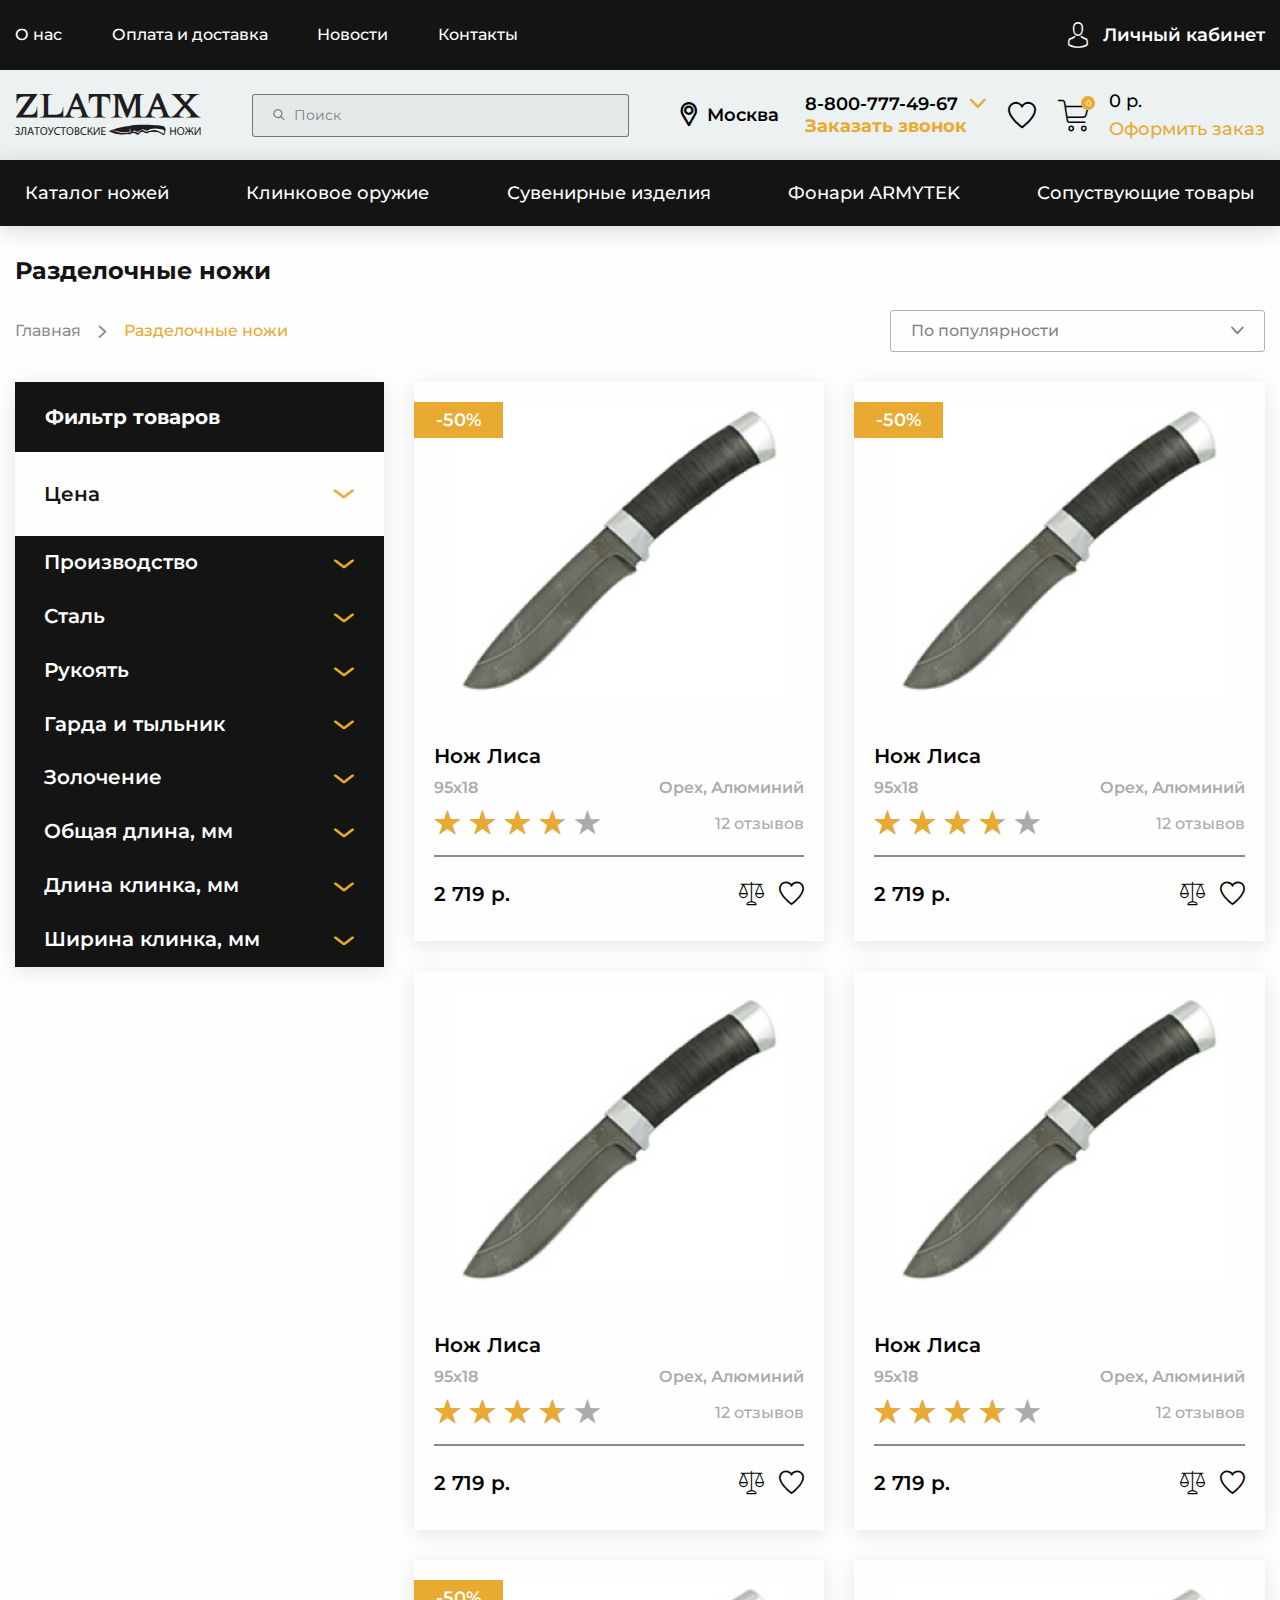
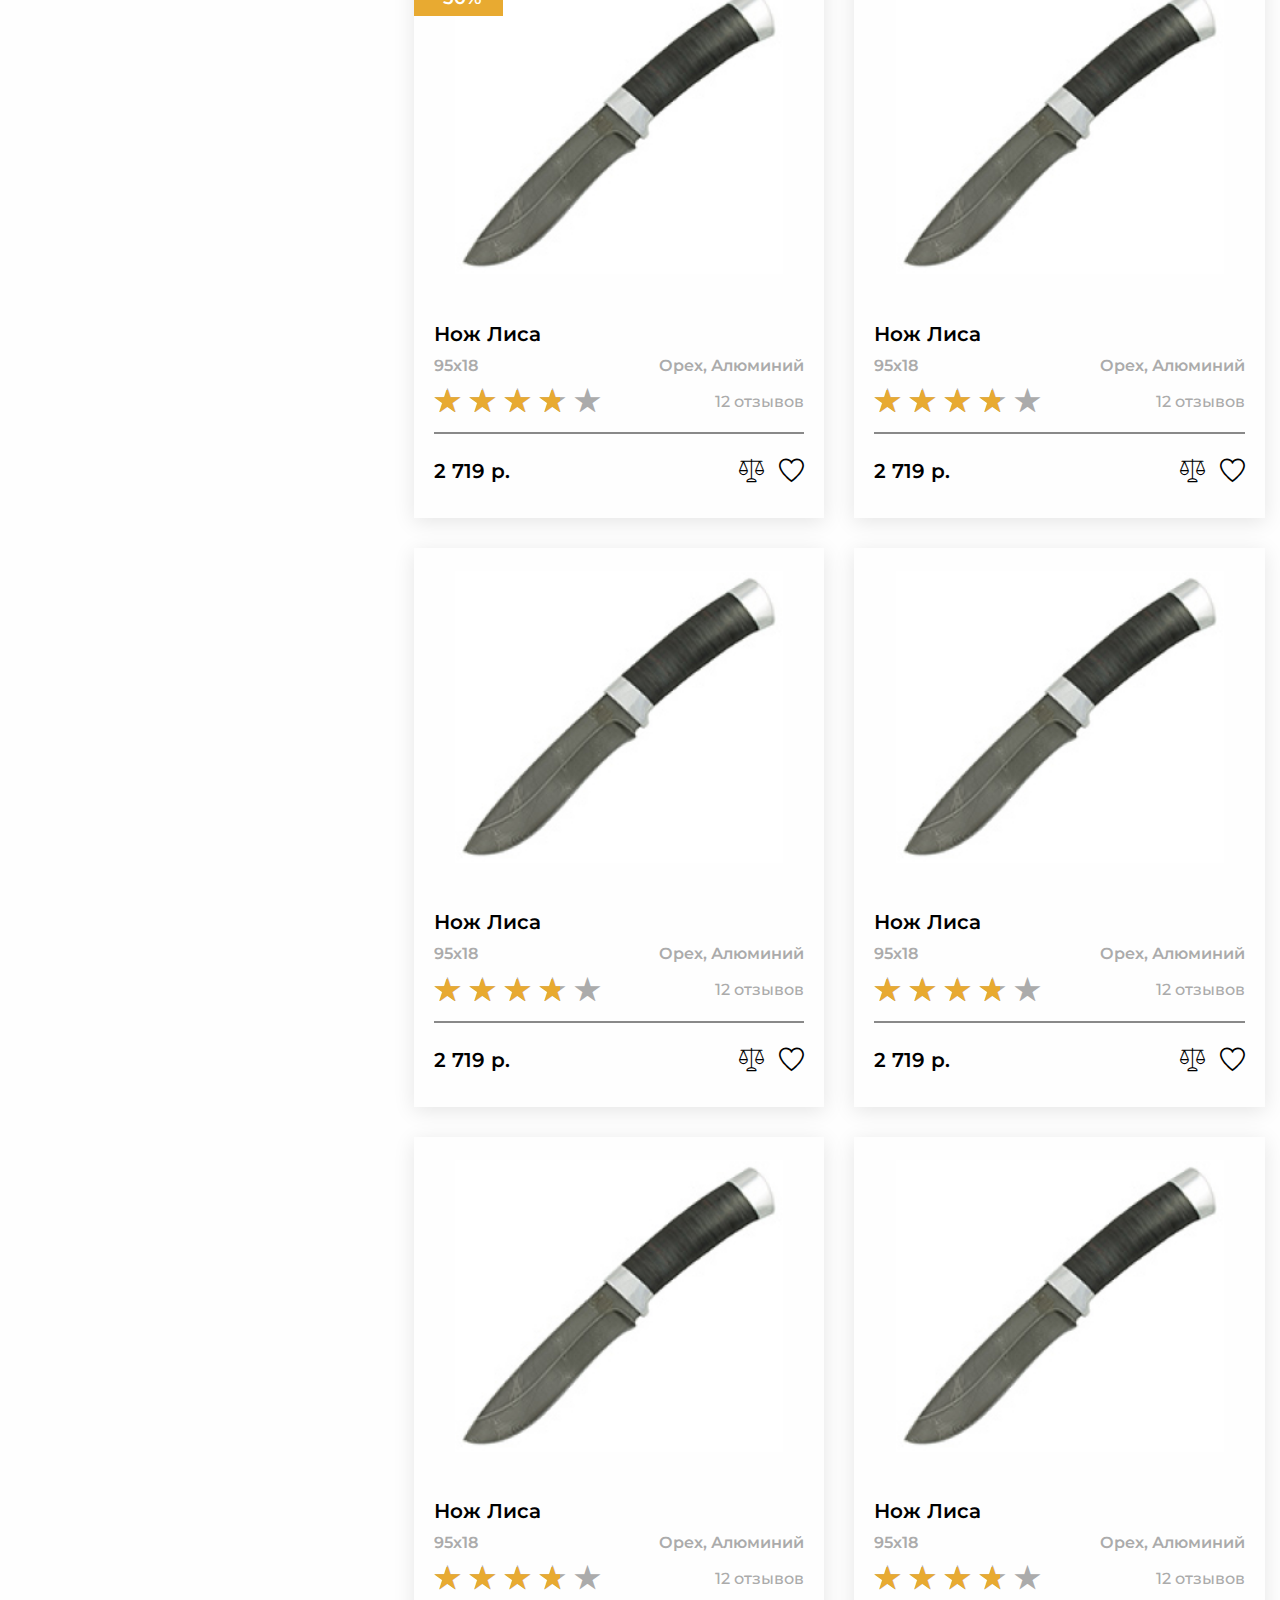
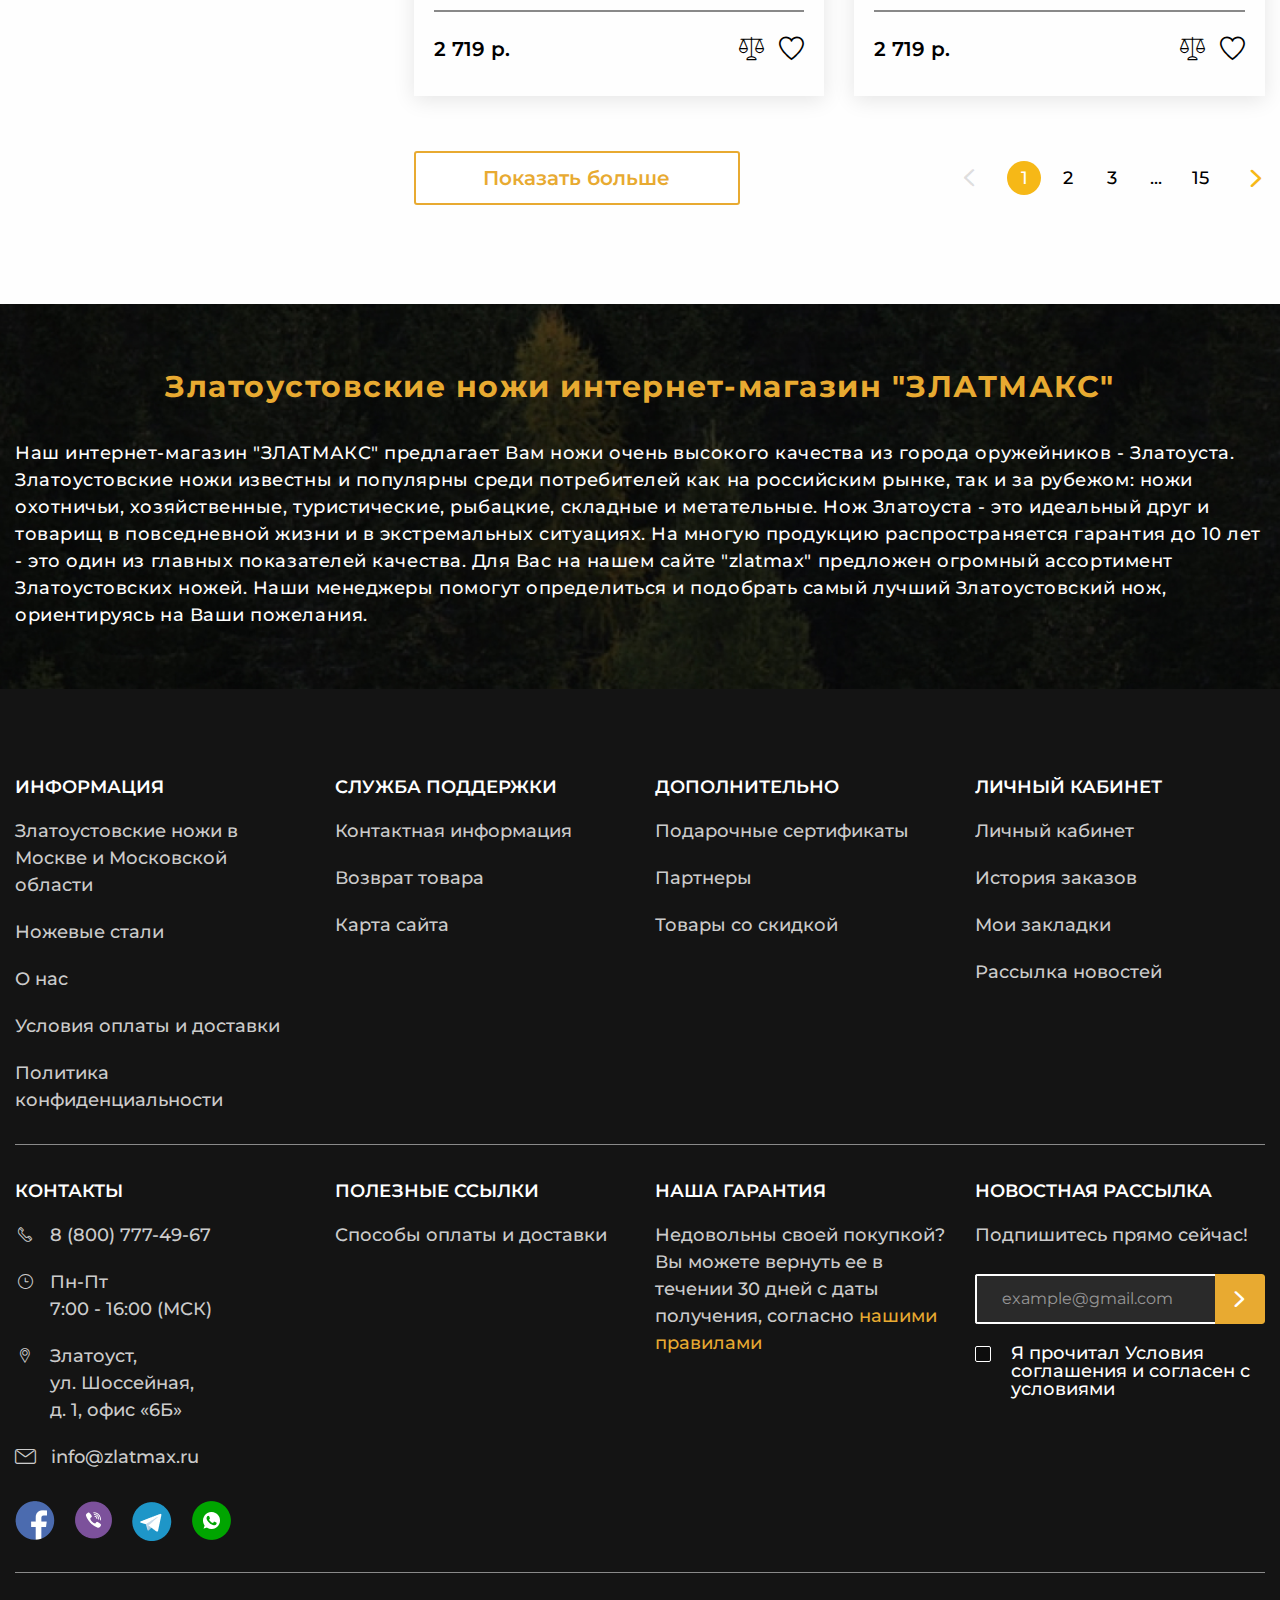
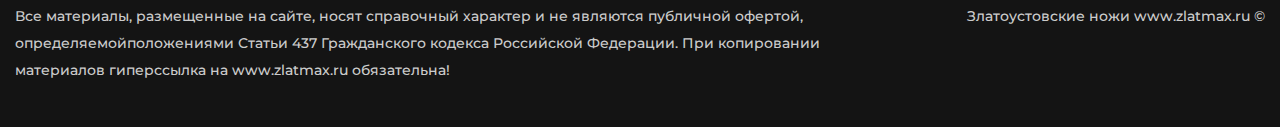
<file: catalog.html>
<!DOCTYPE html>
<html>

<head>
	<meta charset="utf-8">
	<meta name="viewport" content="width=device-width, initial-scale=1.0, maximum-scale=1.0, user-scalable=0">
	<title>ZLATMAX</title>
	<link href="https://fonts.googleapis.com/css?family=Montserrat:500,600,700&display=swap" rel="stylesheet" />
	<link rel="stylesheet" href="https://unpkg.com/swiper@8/swiper-bundle.min.css" />
	<link rel="stylesheet" type="text/css" href="css/style.css">
</head>

<body>
	<div class="wrapper">
		<header class="header">
			<div class="header__top top-header">
				<div class="top-header__container">
					<nav class="top-header__menu menu-top-header">
						<ul data-da=".menu__body, 991.98" class="menu-top-header__list">
							<li class="menu-top-header__item menu-top-header__item_catalog"><a href=""
									class="menu-top-header__link menu-top-header__link_catalog _icon-arrow-bottom">Каталог
									товаров</a></li>
							<li class="menu-top-header__item"><a href="" class="menu-top-header__link">О нас</a></li>
							<li class="menu-top-header__item"><a href="" class="menu-top-header__link">Оплата и доставка</a>
							</li>
							<li class="menu-top-header__item"><a href="" class="menu-top-header__link">Новости</a></li>
							<li class="menu-top-header__item"><a href="" class="menu-top-header__link">Контакты</a></li>
						</ul>
					</nav>
					<a href="" class="top-header__user _icon-user"><span>Личный
							кабинет</span></a>
					<nav class="menu">
						<button type="button" class="icon-menu"><span></span></button>
						<div class="menu__body">
						</div>
					</nav>
				</div>
			</div>
			<div class="header__body body-header">
				<div class="body-header__container">
					<div class="body-header__logo-wrapper">
						<a href="" class="body-header__logo _icon-logo"></a>
					</div>
					<div data-da=".catalog-header__container, 479.98" class="body-header__search">
						<form action="" class="search-header">
							<button class="search-header__button _icon-search"></button>
							<input autocomplete="off" placeholder="Поиск" type="text" class="search-header__input">
						</form>
					</div>
					<div class="body-header__actions actions-header">
						<a href="" class="actions-header__location _icon-location">Москва</a>
						<div data-da=".top-header__container, 991.98, first" class="actions-header__phones">
							<div data-spollers class="actions-header__spollers">
								<div class="actions-header__item">
									<a href="tel:88007774967"
										class="actions-header__phone _icon-phone"><span>8-800-777-49-67</span></a>
									<button data-spoller type="button"
										class="actions-header__button _icon-arrow-bottom"></button>
									<ul class="actions-header__list">
										<li class="actions-header__li"><a href="tel:88007774968"
												class="actions-header__phone">8-800-777-49-68</a></li>
										<li class="actions-header__li"><a href="tel:88007774969"
												class="actions-header__phone">8-800-777-49-69</a></li>
										<li class="actions-header__li"><a href="tel:88007774970"
												class="actions-header__phone">8-800-777-49-70</a></li>
									</ul>
								</div>
							</div>
							<a data-popup-link="callback" href="" class="actions-header__callback">Заказать звонок</a>
						</div>
						<a data-da=".top-header__container, 991.98, 2" href=""
							class="actions-header__favorite _icon-favorite"></a>
						<a data-da=".top-header__container, 991.98, 2" href="" class="actions-header__cart cart-header">
							<div class="cart-header__icon _icon-cart"><span>0</span></div>
							<div class="cart-header__body">
								<div class="cart-header__summ">0 р.</div>
								<div class="cart-header__link">Оформить заказ</div>
							</div>
						</a>
					</div>
				</div>
			</div>
			<div class="header__catalog catalog-header">
				<div class="catalog-header__container">
					<nav class="catalog-header__menu menu-catalog">
						<button type="button" class="menu-catalog__back back-button _icon-arrow-back">Назад</button>
						<ul class="menu-catalog__list">
							<li class="menu-catalog__li">
								<a href="" data-parent="1" class="menu-catalog__link">Каталог ножей</a>
							</li>
							<li class="menu-catalog__li">
								<a href="" data-parent="2" class="menu-catalog__link">Клинковое оружие</a>
							</li>
							<li class="menu-catalog__li">
								<a href="" data-parent="3" class="menu-catalog__link">Сувенирные изделия</a>
							</li>
							<li class="menu-catalog__li">
								<a href="" data-parent="4" class="menu-catalog__link">Фонари ARMYTEK</a>
							</li>
							<li class="menu-catalog__li">
								<a href="" data-parent="5" class="menu-catalog__link">Сопуствующие товары</a>
							</li>
						</ul>

						<div class="menu-catalog__sub-list sub-list-catalog">
							<button type="button" class="sub-list-catalog__back back-button _icon-arrow-back">Назад</button>
							<div class="sub-list-catalog__container">
								<div data-submenu="1" class="sub-list-catalog__block">
									<div class="sub-list-catalog__title-wrap">
										<a href="" class="sub-list-catalog__title">Категория ножей</a>
									</div>
									<div class="sub-list-catalog__title-wrap">
										<a href="" class="sub-list-catalog__title">Производство ножей</a>
									</div>
									<div class="sub-list-catalog__title-wrap">
										<a href="" class="sub-list-catalog__title">Ножи по
											маркам стали</a>
									</div>
									<div class="sub-list-catalog__title-wrap">
										<a href="" class="sub-list-catalog__title">Заточка
											и полировка ножей</a>
									</div>
									<div class="sub-list-catalog__title-wrap">
										<a href="" class="sub-list-catalog__title">Ножевая
											мастерская</a>
									</div>

									<ul class="sub-list-catalog__list">
										<li class="sub-list-catalog__li">
											<a href="" class="sub-list-catalog__link">Разделочные ножи</a>
										</li>
										<li class="sub-list-catalog__li">
											<a href="" class="sub-list-catalog__link">Туристические ножи</a>
										</li>
										<li class="sub-list-catalog__li">
											<a href="" class="sub-list-catalog__link">Ножи охотничьи</a>
										</li>
										<li class="sub-list-catalog__li">
											<a href="" class="sub-list-catalog__link">Булатные ножи</a>
										</li>
										<li class="sub-list-catalog__li">
											<a href="" class="sub-list-catalog__link">Ножи из дамаска</a>
										</li>
										<li class="sub-list-catalog__li">
											<a href="" class="sub-list-catalog__link">Тактического назначения</a>
										</li>
										<li class="sub-list-catalog__li">
											<a href="" class="sub-list-catalog__link">Метательные ножи</a>
										</li>
										<li class="sub-list-catalog__li">
											<a href="" class="sub-list-catalog__link">Мачете и кукри</a>
										</li>
										<li class="sub-list-catalog__li">
											<a href="" class="sub-list-catalog__link">Ножи кухонные</a>
										</li>
									</ul>
									<ul class="sub-list-catalog__list">
										<li class="sub-list-catalog__li">
											<a href="" class="sub-list-catalog__link">Ножи АИР</a>
										</li>
										<li class="sub-list-catalog__li">
											<a href="" class="sub-list-catalog__link">Ножи ЗИК</a>
										</li>
										<li class="sub-list-catalog__li">
											<a href="" class="sub-list-catalog__link">Ножи ЗЗОСС</a>
										</li>
										<li class="sub-list-catalog__li">
											<a href="" class="sub-list-catalog__link">Ножи РОСоружие</a>
										</li>
										<li class="sub-list-catalog__li">
											<a href="" class="sub-list-catalog__link">Ножи Оружейник</a>
										</li>
										<li class="sub-list-catalog__li">
											<a href="" class="sub-list-catalog__link">Булат Сергея Баранова</a>
										</li>
										<li class="sub-list-catalog__li">
											<a href="" class="sub-list-catalog__link">Булат Андрея Умерова</a>
										</li>
										<li class="sub-list-catalog__li">
											<a href="" class="sub-list-catalog__link">Ножи Златко</a>
										</li>
										<li class="sub-list-catalog__li">
											<a href="" class="sub-list-catalog__link">Ножи Стиль-М</a>
										</li>
										<li class="sub-list-catalog__li">
											<a href="" class="sub-list-catalog__link">Оружейная компания</a>
										</li>
									</ul>
									<ul class="sub-list-catalog__list">
										<li class="sub-list-catalog__li">
											<a href="" class="sub-list-catalog__link">Ножи из стали 40х102С2М</a>
										</li>
										<li class="sub-list-catalog__li">
											<a href="" class="sub-list-catalog__link">Ножи из стали 95х18</a>
										</li>
										<li class="sub-list-catalog__li">
											<a href="" class="sub-list-catalog__link">Ножи из стали 100х13м</a>
										</li>
										<li class="sub-list-catalog__li">
											<a href="" class="sub-list-catalog__link">Ножи из стали 110х18м-ШД</a>
										</li>
										<li class="sub-list-catalog__li">
											<a href="" class="sub-list-catalog__link">Ножи из стали ЭИ-107 ТЦ</a>
										</li>
										<li class="sub-list-catalog__li">
											<a href="" class="sub-list-catalog__link">Ножи из стали 50х14МФ</a>
										</li>
										<li class="sub-list-catalog__li">
											<a href="" class="sub-list-catalog__link">Ножи из стали AUS-8</a>
										</li>
										<li class="sub-list-catalog__li">
											<a href="" class="sub-list-catalog__link">Ножи из стали К340</a>
										</li>
										<li class="sub-list-catalog__li">
											<a href="" class="sub-list-catalog__link">Ножи из стали M390</a>
										</li>
										<li class="sub-list-catalog__li">
											<a href="" class="sub-list-catalog__link">Ножи из стали ЭП-766</a>
										</li>
									</ul>
									<ul class="sub-list-catalog__list">
										<li class="sub-list-catalog__li">
											<a href="" class="sub-list-catalog__link">Паста ГОИ</a>
										</li>
										<li class="sub-list-catalog__li">
											<a href="" class="sub-list-catalog__link">Алмазная паста</a>
										</li>
										<li class="sub-list-catalog__li">
											<a href="" class="sub-list-catalog__link">Бруски и камни для заточки</a>
										</li>
										<li class="sub-list-catalog__li">
											<a href="" class="sub-list-catalog__link">Заточные системы</a>
										</li>
									</ul>
									<ul class="sub-list-catalog__list">
										<li class="sub-list-catalog__li">
											<a href="" class="sub-list-catalog__link">Ножевые клинки</a>
										</li>
										<li class="sub-list-catalog__li">
											<a href="" class="sub-list-catalog__link">Заготовки для ножей</a>
										</li>
										<li class="sub-list-catalog__li">
											<a href="" class="sub-list-catalog__link">Литье для ножей</a>
										</li>
										<li class="sub-list-catalog__li">
											<a href="" class="sub-list-catalog__link">Материалы для рукоятей</a>
										</li>
										<li class="sub-list-catalog__li">
											<a href="" class="sub-list-catalog__link">Уход за рукоятиями ножей</a>
										</li>
									</ul>

									<div class="sub-list-catalog__all-wrap">
										<a href="" class="sub-list-catalog__all">Смотреть все</a>
									</div>
									<div class="sub-list-catalog__all-wrap">
										<a href="" class="sub-list-catalog__all">Смотреть все</a>
									</div>
									<div class="sub-list-catalog__all-wrap">
										<a href="" class="sub-list-catalog__all">Смотреть все</a>
									</div>
									<div class="sub-list-catalog__all-wrap">
										<a href="" class="sub-list-catalog__all">Смотреть все</a>
									</div>
									<div class="sub-list-catalog__all-wrap">
										<a href="" class="sub-list-catalog__all">Смотреть все</a>
									</div>
								</div>
								<div data-submenu="2" class="sub-list-catalog__block">
									<div class="sub-list-catalog__title-wrap">
										<a href="" class="sub-list-catalog__title">Категория ножей</a>
									</div>
									<div class="sub-list-catalog__title-wrap">
										<a href="" class="sub-list-catalog__title">Производство ножей</a>
									</div>


									<ul class="sub-list-catalog__list">
										<li class="sub-list-catalog__li">
											<a href="" class="sub-list-catalog__link">Разделочные ножи</a>
										</li>
										<li class="sub-list-catalog__li">
											<a href="" class="sub-list-catalog__link">Туристические ножи</a>
										</li>
										<li class="sub-list-catalog__li">
											<a href="" class="sub-list-catalog__link">Ножи охотничьи</a>
										</li>
										<li class="sub-list-catalog__li">
											<a href="" class="sub-list-catalog__link">Булатные ножи</a>
										</li>
										<li class="sub-list-catalog__li">
											<a href="" class="sub-list-catalog__link">Ножи из дамаска</a>
										</li>
										<li class="sub-list-catalog__li">
											<a href="" class="sub-list-catalog__link">Тактического назначения</a>
										</li>
										<li class="sub-list-catalog__li">
											<a href="" class="sub-list-catalog__link">Метательные ножи</a>
										</li>
										<li class="sub-list-catalog__li">
											<a href="" class="sub-list-catalog__link">Мачете и кукри</a>
										</li>
										<li class="sub-list-catalog__li">
											<a href="" class="sub-list-catalog__link">Ножи кухонные</a>
										</li>
									</ul>
									<ul class="sub-list-catalog__list">
										<li class="sub-list-catalog__li">
											<a href="" class="sub-list-catalog__link">Ножи АИР</a>
										</li>
										<li class="sub-list-catalog__li">
											<a href="" class="sub-list-catalog__link">Ножи ЗИК</a>
										</li>
										<li class="sub-list-catalog__li">
											<a href="" class="sub-list-catalog__link">Ножи ЗЗОСС</a>
										</li>
										<li class="sub-list-catalog__li">
											<a href="" class="sub-list-catalog__link">Ножи РОСоружие</a>
										</li>
										<li class="sub-list-catalog__li">
											<a href="" class="sub-list-catalog__link">Ножи Оружейник</a>
										</li>
										<li class="sub-list-catalog__li">
											<a href="" class="sub-list-catalog__link">Булат Сергея Баранова</a>
										</li>
										<li class="sub-list-catalog__li">
											<a href="" class="sub-list-catalog__link">Булат Андрея Умерова</a>
										</li>
										<li class="sub-list-catalog__li">
											<a href="" class="sub-list-catalog__link">Ножи Златко</a>
										</li>
										<li class="sub-list-catalog__li">
											<a href="" class="sub-list-catalog__link">Ножи Стиль-М</a>
										</li>
										<li class="sub-list-catalog__li">
											<a href="" class="sub-list-catalog__link">Оружейная компания</a>
										</li>
									</ul>

									<div class="sub-list-catalog__all-wrap">
										<a href="" class="sub-list-catalog__all">Смотреть все</a>
									</div>
									<div class="sub-list-catalog__all-wrap">
										<a href="" class="sub-list-catalog__all">Смотреть все</a>
									</div>
								</div>
								<div data-submenu="3" class="sub-list-catalog__block">
									<div class="sub-list-catalog__title-wrap">
										<a href="" class="sub-list-catalog__title">Категория ножей</a>
									</div>
									<div class="sub-list-catalog__title-wrap">
										<a href="" class="sub-list-catalog__title">Производство ножей</a>
									</div>
									<div class="sub-list-catalog__title-wrap">
										<a href="" class="sub-list-catalog__title">Ножевая мастерская</a>
									</div>


									<ul class="sub-list-catalog__list">
										<li class="sub-list-catalog__li">
											<a href="" class="sub-list-catalog__link">Разделочные ножи</a>
										</li>
										<li class="sub-list-catalog__li">
											<a href="" class="sub-list-catalog__link">Туристические ножи</a>
										</li>
										<li class="sub-list-catalog__li">
											<a href="" class="sub-list-catalog__link">Ножи охотничьи</a>
										</li>
										<li class="sub-list-catalog__li">
											<a href="" class="sub-list-catalog__link">Булатные ножи</a>
										</li>
										<li class="sub-list-catalog__li">
											<a href="" class="sub-list-catalog__link">Ножи из дамаска</a>
										</li>
										<li class="sub-list-catalog__li">
											<a href="" class="sub-list-catalog__link">Тактического назначения</a>
										</li>
										<li class="sub-list-catalog__li">
											<a href="" class="sub-list-catalog__link">Метательные ножи</a>
										</li>
										<li class="sub-list-catalog__li">
											<a href="" class="sub-list-catalog__link">Мачете и кукри</a>
										</li>
										<li class="sub-list-catalog__li">
											<a href="" class="sub-list-catalog__link">Ножи кухонные</a>
										</li>
									</ul>
									<ul class="sub-list-catalog__list">
										<li class="sub-list-catalog__li">
											<a href="" class="sub-list-catalog__link">Ножи АИР</a>
										</li>
										<li class="sub-list-catalog__li">
											<a href="" class="sub-list-catalog__link">Ножи ЗИК</a>
										</li>
										<li class="sub-list-catalog__li">
											<a href="" class="sub-list-catalog__link">Ножи ЗЗОСС</a>
										</li>
										<li class="sub-list-catalog__li">
											<a href="" class="sub-list-catalog__link">Ножи РОСоружие</a>
										</li>
										<li class="sub-list-catalog__li">
											<a href="" class="sub-list-catalog__link">Ножи Оружейник</a>
										</li>
										<li class="sub-list-catalog__li">
											<a href="" class="sub-list-catalog__link">Булат Сергея Баранова</a>
										</li>
										<li class="sub-list-catalog__li">
											<a href="" class="sub-list-catalog__link">Булат Андрея Умерова</a>
										</li>
										<li class="sub-list-catalog__li">
											<a href="" class="sub-list-catalog__link">Ножи Златко</a>
										</li>
										<li class="sub-list-catalog__li">
											<a href="" class="sub-list-catalog__link">Ножи Стиль-М</a>
										</li>
										<li class="sub-list-catalog__li">
											<a href="" class="sub-list-catalog__link">Оружейная компания</a>
										</li>
									</ul>
									<ul class="sub-list-catalog__list">
										<li class="sub-list-catalog__li">
											<a href="" class="sub-list-catalog__link">Паста ГОИ</a>
										</li>
										<li class="sub-list-catalog__li">
											<a href="" class="sub-list-catalog__link">Алмазная паста</a>
										</li>
										<li class="sub-list-catalog__li">
											<a href="" class="sub-list-catalog__link">Бруски и камни для заточки</a>
										</li>
										<li class="sub-list-catalog__li">
											<a href="" class="sub-list-catalog__link">Заточные системы</a>
										</li>
									</ul>

									<div class="sub-list-catalog__all-wrap">
										<a href="" class="sub-list-catalog__all">Смотреть все</a>
									</div>
									<div class="sub-list-catalog__all-wrap">
										<a href="" class="sub-list-catalog__all">Смотреть все</a>
									</div>
									<div class="sub-list-catalog__all-wrap">
										<a href="" class="sub-list-catalog__all">Смотреть все</a>
									</div>
								</div>
								<div data-submenu="4" class="sub-list-catalog__block">
									<div class="sub-list-catalog__title-wrap">
										<a href="" class="sub-list-catalog__title">Категория ножей</a>
									</div>
									<div class="sub-list-catalog__title-wrap">
										<a href="" class="sub-list-catalog__title">Производство ножей</a>
									</div>
									<div class="sub-list-catalog__title-wrap">
										<a href="" class="sub-list-catalog__title">Ножи по
											маркам стали</a>
									</div>
									<div class="sub-list-catalog__title-wrap">
										<a href="" class="sub-list-catalog__title">Заточка
											и полировка ножей</a>
									</div>
									<div class="sub-list-catalog__title-wrap">
										<a href="" class="sub-list-catalog__title">Ножевая
											мастерская</a>
									</div>

									<ul class="sub-list-catalog__list">
										<li class="sub-list-catalog__li">
											<a href="" class="sub-list-catalog__link">Разделочные ножи</a>
										</li>
										<li class="sub-list-catalog__li">
											<a href="" class="sub-list-catalog__link">Туристические ножи</a>
										</li>
										<li class="sub-list-catalog__li">
											<a href="" class="sub-list-catalog__link">Ножи охотничьи</a>
										</li>
										<li class="sub-list-catalog__li">
											<a href="" class="sub-list-catalog__link">Булатные ножи</a>
										</li>
										<li class="sub-list-catalog__li">
											<a href="" class="sub-list-catalog__link">Ножи из дамаска</a>
										</li>
										<li class="sub-list-catalog__li">
											<a href="" class="sub-list-catalog__link">Тактического назначения</a>
										</li>
										<li class="sub-list-catalog__li">
											<a href="" class="sub-list-catalog__link">Метательные ножи</a>
										</li>
										<li class="sub-list-catalog__li">
											<a href="" class="sub-list-catalog__link">Мачете и кукри</a>
										</li>
										<li class="sub-list-catalog__li">
											<a href="" class="sub-list-catalog__link">Ножи кухонные</a>
										</li>
									</ul>
									<ul class="sub-list-catalog__list">
										<li class="sub-list-catalog__li">
											<a href="" class="sub-list-catalog__link">Ножи АИР</a>
										</li>
										<li class="sub-list-catalog__li">
											<a href="" class="sub-list-catalog__link">Ножи ЗИК</a>
										</li>
										<li class="sub-list-catalog__li">
											<a href="" class="sub-list-catalog__link">Ножи ЗЗОСС</a>
										</li>
										<li class="sub-list-catalog__li">
											<a href="" class="sub-list-catalog__link">Ножи РОСоружие</a>
										</li>
										<li class="sub-list-catalog__li">
											<a href="" class="sub-list-catalog__link">Ножи Оружейник</a>
										</li>
										<li class="sub-list-catalog__li">
											<a href="" class="sub-list-catalog__link">Булат Сергея Баранова</a>
										</li>
										<li class="sub-list-catalog__li">
											<a href="" class="sub-list-catalog__link">Булат Андрея Умерова</a>
										</li>
										<li class="sub-list-catalog__li">
											<a href="" class="sub-list-catalog__link">Ножи Златко</a>
										</li>
										<li class="sub-list-catalog__li">
											<a href="" class="sub-list-catalog__link">Ножи Стиль-М</a>
										</li>
										<li class="sub-list-catalog__li">
											<a href="" class="sub-list-catalog__link">Оружейная компания</a>
										</li>
									</ul>
									<ul class="sub-list-catalog__list">
										<li class="sub-list-catalog__li">
											<a href="" class="sub-list-catalog__link">Ножи из стали 40х102С2М</a>
										</li>
										<li class="sub-list-catalog__li">
											<a href="" class="sub-list-catalog__link">Ножи из стали 95х18</a>
										</li>
										<li class="sub-list-catalog__li">
											<a href="" class="sub-list-catalog__link">Ножи из стали 100х13м</a>
										</li>
										<li class="sub-list-catalog__li">
											<a href="" class="sub-list-catalog__link">Ножи из стали 110х18м-ШД</a>
										</li>
										<li class="sub-list-catalog__li">
											<a href="" class="sub-list-catalog__link">Ножи из стали ЭИ-107 ТЦ</a>
										</li>
										<li class="sub-list-catalog__li">
											<a href="" class="sub-list-catalog__link">Ножи из стали 50х14МФ</a>
										</li>
										<li class="sub-list-catalog__li">
											<a href="" class="sub-list-catalog__link">Ножи из стали AUS-8</a>
										</li>
										<li class="sub-list-catalog__li">
											<a href="" class="sub-list-catalog__link">Ножи из стали К340</a>
										</li>
										<li class="sub-list-catalog__li">
											<a href="" class="sub-list-catalog__link">Ножи из стали M390</a>
										</li>
										<li class="sub-list-catalog__li">
											<a href="" class="sub-list-catalog__link">Ножи из стали ЭП-766</a>
										</li>
									</ul>
									<ul class="sub-list-catalog__list">
										<li class="sub-list-catalog__li">
											<a href="" class="sub-list-catalog__link">Паста ГОИ</a>
										</li>
										<li class="sub-list-catalog__li">
											<a href="" class="sub-list-catalog__link">Алмазная паста</a>
										</li>
										<li class="sub-list-catalog__li">
											<a href="" class="sub-list-catalog__link">Бруски и камни для заточки</a>
										</li>
										<li class="sub-list-catalog__li">
											<a href="" class="sub-list-catalog__link">Заточные системы</a>
										</li>
									</ul>
									<ul class="sub-list-catalog__list">
										<li class="sub-list-catalog__li">
											<a href="" class="sub-list-catalog__link">Ножевые клинки</a>
										</li>
										<li class="sub-list-catalog__li">
											<a href="" class="sub-list-catalog__link">Заготовки для ножей</a>
										</li>
										<li class="sub-list-catalog__li">
											<a href="" class="sub-list-catalog__link">Литье для ножей</a>
										</li>
										<li class="sub-list-catalog__li">
											<a href="" class="sub-list-catalog__link">Материалы для рукоятей</a>
										</li>
										<li class="sub-list-catalog__li">
											<a href="" class="sub-list-catalog__link">Уход за рукоятиями ножей</a>
										</li>
									</ul>

									<div class="sub-list-catalog__all-wrap">
										<a href="" class="sub-list-catalog__all">Смотреть все</a>
									</div>
									<div class="sub-list-catalog__all-wrap">
										<a href="" class="sub-list-catalog__all">Смотреть все</a>
									</div>
									<div class="sub-list-catalog__all-wrap">
										<a href="" class="sub-list-catalog__all">Смотреть все</a>
									</div>
									<div class="sub-list-catalog__all-wrap">
										<a href="" class="sub-list-catalog__all">Смотреть все</a>
									</div>
									<div class="sub-list-catalog__all-wrap">
										<a href="" class="sub-list-catalog__all">Смотреть все</a>
									</div>
								</div>
								<div data-submenu="5" class="sub-list-catalog__block">
									<div class="sub-list-catalog__title-wrap">
										<a href="" class="sub-list-catalog__title">Категория ножей</a>
									</div>
									<div class="sub-list-catalog__title-wrap">
										<a href="" class="sub-list-catalog__title">Производство ножей</a>
									</div>
									<div class="sub-list-catalog__title-wrap">
										<a href="" class="sub-list-catalog__title">Ножи по
											маркам стали</a>
									</div>
									<div class="sub-list-catalog__title-wrap">
										<a href="" class="sub-list-catalog__title">Заточка
											и полировка ножей</a>
									</div>


									<ul class="sub-list-catalog__list">
										<li class="sub-list-catalog__li">
											<a href="" class="sub-list-catalog__link">Разделочные ножи</a>
										</li>
										<li class="sub-list-catalog__li">
											<a href="" class="sub-list-catalog__link">Туристические ножи</a>
										</li>
										<li class="sub-list-catalog__li">
											<a href="" class="sub-list-catalog__link">Ножи охотничьи</a>
										</li>
										<li class="sub-list-catalog__li">
											<a href="" class="sub-list-catalog__link">Булатные ножи</a>
										</li>
										<li class="sub-list-catalog__li">
											<a href="" class="sub-list-catalog__link">Ножи из дамаска</a>
										</li>
										<li class="sub-list-catalog__li">
											<a href="" class="sub-list-catalog__link">Тактического назначения</a>
										</li>
										<li class="sub-list-catalog__li">
											<a href="" class="sub-list-catalog__link">Метательные ножи</a>
										</li>
										<li class="sub-list-catalog__li">
											<a href="" class="sub-list-catalog__link">Мачете и кукри</a>
										</li>
										<li class="sub-list-catalog__li">
											<a href="" class="sub-list-catalog__link">Ножи кухонные</a>
										</li>
									</ul>
									<ul class="sub-list-catalog__list">
										<li class="sub-list-catalog__li">
											<a href="" class="sub-list-catalog__link">Ножи АИР</a>
										</li>
										<li class="sub-list-catalog__li">
											<a href="" class="sub-list-catalog__link">Ножи ЗИК</a>
										</li>
										<li class="sub-list-catalog__li">
											<a href="" class="sub-list-catalog__link">Ножи ЗЗОСС</a>
										</li>
										<li class="sub-list-catalog__li">
											<a href="" class="sub-list-catalog__link">Ножи РОСоружие</a>
										</li>
										<li class="sub-list-catalog__li">
											<a href="" class="sub-list-catalog__link">Ножи Оружейник</a>
										</li>
										<li class="sub-list-catalog__li">
											<a href="" class="sub-list-catalog__link">Булат Сергея Баранова</a>
										</li>
										<li class="sub-list-catalog__li">
											<a href="" class="sub-list-catalog__link">Булат Андрея Умерова</a>
										</li>
										<li class="sub-list-catalog__li">
											<a href="" class="sub-list-catalog__link">Ножи Златко</a>
										</li>
										<li class="sub-list-catalog__li">
											<a href="" class="sub-list-catalog__link">Ножи Стиль-М</a>
										</li>
										<li class="sub-list-catalog__li">
											<a href="" class="sub-list-catalog__link">Оружейная компания</a>
										</li>
									</ul>
									<ul class="sub-list-catalog__list">
										<li class="sub-list-catalog__li">
											<a href="" class="sub-list-catalog__link">Ножи из стали 40х102С2М</a>
										</li>
										<li class="sub-list-catalog__li">
											<a href="" class="sub-list-catalog__link">Ножи из стали 95х18</a>
										</li>
										<li class="sub-list-catalog__li">
											<a href="" class="sub-list-catalog__link">Ножи из стали 100х13м</a>
										</li>
										<li class="sub-list-catalog__li">
											<a href="" class="sub-list-catalog__link">Ножи из стали 110х18м-ШД</a>
										</li>
										<li class="sub-list-catalog__li">
											<a href="" class="sub-list-catalog__link">Ножи из стали ЭИ-107 ТЦ</a>
										</li>
										<li class="sub-list-catalog__li">
											<a href="" class="sub-list-catalog__link">Ножи из стали 50х14МФ</a>
										</li>
										<li class="sub-list-catalog__li">
											<a href="" class="sub-list-catalog__link">Ножи из стали AUS-8</a>
										</li>
										<li class="sub-list-catalog__li">
											<a href="" class="sub-list-catalog__link">Ножи из стали К340</a>
										</li>
										<li class="sub-list-catalog__li">
											<a href="" class="sub-list-catalog__link">Ножи из стали M390</a>
										</li>
										<li class="sub-list-catalog__li">
											<a href="" class="sub-list-catalog__link">Ножи из стали ЭП-766</a>
										</li>
									</ul>
									<ul class="sub-list-catalog__list">
										<li class="sub-list-catalog__li">
											<a href="" class="sub-list-catalog__link">Паста ГОИ</a>
										</li>
										<li class="sub-list-catalog__li">
											<a href="" class="sub-list-catalog__link">Алмазная паста</a>
										</li>
										<li class="sub-list-catalog__li">
											<a href="" class="sub-list-catalog__link">Бруски и камни для заточки</a>
										</li>
										<li class="sub-list-catalog__li">
											<a href="" class="sub-list-catalog__link">Заточные системы</a>
										</li>
									</ul>


									<div class="sub-list-catalog__all-wrap">
										<a href="" class="sub-list-catalog__all">Смотреть все</a>
									</div>
									<div class="sub-list-catalog__all-wrap">
										<a href="" class="sub-list-catalog__all">Смотреть все</a>
									</div>
									<div class="sub-list-catalog__all-wrap">
										<a href="" class="sub-list-catalog__all">Смотреть все</a>
									</div>
									<div class="sub-list-catalog__all-wrap">
										<a href="" class="sub-list-catalog__all">Смотреть все</a>
									</div>

								</div>
							</div>
						</div>
					</nav>
				</div>
			</div>
		</header>
		<main class="main main_catalog">
			<section class="heading">
				<div class="heading__container">
					<h2 class="heading__title">Разделочные ножи</h2>
					<div class="heading__body">
						<div class="heading__breadcrumds breadcrumds">
							<ul class="breadcrumds__list">
								<li class="breadcrumds__li">
									<a href="" class="breadcrumds__link _icon-arrow-bottom">Главная</a>
								</li>
								<li class="breadcrumds__li">
									<span class="breadcrumds__current">Разделочные ножи</span>
								</li>
							</ul>
						</div>
						<div class="heading__select select">
							<button class="select__button _icon-arrow-bottom">По популярности</button>
							<input class="select__input" type="text" value="" name="select-input">
							<ul hidden class="select__list">
								<li class="select__item" data-value="1">По популярности</li>
								<li class="select__item" data-value="2">По цене</li>
								<li class="select__item" data-value="3">По алфавиту</li>
							</ul>
						</div>
					</div>
				</div>
			</section>
			<div class="catalog">
				<div class="catalog__container">
					<div class="catalog__body">
						<div data-spollers class="catalog__filter filter-catalog">
							<div class="filter-catalog__title _icon-arrow-spoller">Фильтр товаров
							</div>
							<div hidden class="filter-catalog__items">

								<div class="filter-catalog__price price-filter">
									<div class="price-filter__item">
										<button data-spoller type="button"
											class="price-filter__title price-filter__title _icon-arrow-spoller">Цена</button>
										<div data-range class="price-filter__body">
											<div class="price-filter__inputs inputs-filter">
												<input data-range-from="0" value="0" type="number" class="inputs-filter__input"
													id="price-input-0">
												<input data-range-to="5000" value="5000" type="number" class="inputs-filter__input"
													id="price-input-1">
											</div>
											<div class="price-filter__range-wrap">
												<div data-range-item data-range-tooltip="1" class="price-filter__range"></div>
											</div>
										</div>
									</div>
								</div>

								<div class="filter-catalog__item item-filter-catalog">
									<div class="item-filter-catalog__item">
										<button data-spoller type="button"
											class="item-filter-catalog__title _icon-arrow-spoller">Производство</button>
										<div class="item-filter-catalog__body">

											<div class="item-filter-catalog__checkbox checkbox">
												<input id="c_1" type="checkbox" class="checkbox__input">
												<label for="c_1" class="checkbox__label">
													<span class="checkbox__text">АиР
														<a href="" class="checkbox__link">(250)</a>
													</span>
												</label>
											</div>
											<div class="item-filter-catalog__checkbox checkbox">
												<input id="c_2" type="checkbox" class="checkbox__input">
												<label for="c_2" class="checkbox__label">
													<span class="checkbox__text">Булат Сергея Баранова
														<a href="" class="checkbox__link">(25)</a>
													</span>
												</label>
											</div>
											<div class="item-filter-catalog__checkbox checkbox">
												<input id="c_3" type="checkbox" class="checkbox__input">
												<label for="c_3" class="checkbox__label">
													<span class="checkbox__text">Булат Умерова
														<a href="" class="checkbox__link">(265)</a>
													</span>
												</label>
											</div>
											<div class="item-filter-catalog__checkbox checkbox">
												<input id="c_4" type="checkbox" class="checkbox__input">
												<label for="c_4" class="checkbox__label">
													<span class="checkbox__text">ЗЗОСС
														<a href="" class="checkbox__link">(18)</a>
													</span>
												</label>
											</div>
											<div class="item-filter-catalog__checkbox checkbox">
												<input id="c_5" type="checkbox" class="checkbox__input">
												<label for="c_5" class="checkbox__label">
													<span class="checkbox__text">ЗИК
														<a href="" class="checkbox__link">(170)</a>
													</span>
												</label>
											</div>
											<div class="item-filter-catalog__checkbox checkbox">
												<input id="c_6" type="checkbox" class="checkbox__input">
												<label for="c_6" class="checkbox__label">
													<span class="checkbox__text">ЗЛАТКО
														<a href="" class="checkbox__link">(170)</a>
													</span>
												</label>
											</div>
											<div class="item-filter-catalog__checkbox checkbox">
												<input id="c_7" type="checkbox" class="checkbox__input">
												<label for="c_7" class="checkbox__label">
													<span class="checkbox__text">ЗлатПрофит
														<a href="" class="checkbox__link">(170)</a>
													</span>
												</label>
											</div>
											<div class="item-filter-catalog__checkbox checkbox">
												<input id="c_8" type="checkbox" class="checkbox__input">
												<label for="c_8" class="checkbox__label">
													<span class="checkbox__text">ЗОК
														<a href="" class="checkbox__link">(170)</a>
													</span>
												</label>
											</div>
											<div class="item-filter-catalog__checkbox checkbox">
												<input id="c_9" type="checkbox" class="checkbox__input">
												<label for="c_9" class="checkbox__label">
													<span class="checkbox__text">НБК
														<a href="" class="checkbox__link">(170)</a>
													</span>
												</label>
											</div>
											<div class="item-filter-catalog__checkbox checkbox">
												<input id="c_10" type="checkbox" class="checkbox__input">
												<label for="c_10" class="checkbox__label">
													<span class="checkbox__text">НИКОН
														<a href="" class="checkbox__link">(170)</a>
													</span>
												</label>
											</div>
											<div class="item-filter-catalog__checkbox checkbox">
												<input id="c_11" type="checkbox" class="checkbox__input">
												<label for="c_11" class="checkbox__label">
													<span class="checkbox__text">Оружейник
														<a href="" class="checkbox__link">(170)</a>
													</span>
												</label>
											</div>
											<div class="item-filter-catalog__checkbox checkbox">
												<input id="c_12" type="checkbox" class="checkbox__input">
												<label for="c_12" class="checkbox__label">
													<span class="checkbox__text">РОСоружие
														<a href="" class="checkbox__link">(170)</a>
													</span>
												</label>
											</div>
											<div class="item-filter-catalog__checkbox checkbox">
												<input id="c_13" type="checkbox" class="checkbox__input">
												<label for="c_13" class="checkbox__label">
													<span class="checkbox__text">СТИЛЬ-М
														<a href="" class="checkbox__link">(170)</a>
													</span>
												</label>
											</div>

										</div>
									</div>
								</div>
								<div class="filter-catalog__item item-filter-catalog">
									<div class="item-filter-catalog__item">
										<button data-spoller type="button"
											class="item-filter-catalog__title _icon-arrow-spoller">Сталь</button>
										<div class="item-filter-catalog__body">

											<div class="item-filter-catalog__checkbox checkbox">
												<input id="c_14" type="checkbox" class="checkbox__input">
												<label for="c_14" class="checkbox__label">
													<span class="checkbox__text">100Х13М
														<a href="" class="checkbox__link">(250)</a>
													</span>
												</label>
											</div>
											<div class="item-filter-catalog__checkbox checkbox">
												<input id="c_15" type="checkbox" class="checkbox__input">
												<label for="c_15" class="checkbox__label">
													<span class="checkbox__text">110Х18М-ШД
														<a href="" class="checkbox__link">(25)</a>
													</span>
												</label>
											</div>
											<div class="item-filter-catalog__checkbox checkbox">
												<input id="c_16" type="checkbox" class="checkbox__input">
												<label for="c_16" class="checkbox__label">
													<span class="checkbox__text">40Х10С2М (ЭИ-107)
														<a href="" class="checkbox__link">(265)</a>
													</span>
												</label>
											</div>
											<div class="item-filter-catalog__checkbox checkbox">
												<input id="c_17" type="checkbox" class="checkbox__input">
												<label for="c_17" class="checkbox__label">
													<span class="checkbox__text">50Х14МФ
														<a href="" class="checkbox__link">(18)</a>
													</span>
												</label>
											</div>
											<div class="item-filter-catalog__checkbox checkbox">
												<input id="c_18" type="checkbox" class="checkbox__input">
												<label for="c_18" class="checkbox__label">
													<span class="checkbox__text">95Х18
														<a href="" class="checkbox__link">(170)</a>
													</span>
												</label>
											</div>
											<div class="item-filter-catalog__checkbox checkbox">
												<input id="c_19" type="checkbox" class="checkbox__input">
												<label for="c_19" class="checkbox__label">
													<span class="checkbox__text">AUS-8
														<a href="" class="checkbox__link">(170)</a>
													</span>
												</label>
											</div>
											<div class="item-filter-catalog__checkbox checkbox">
												<input id="c_20" type="checkbox" class="checkbox__input">
												<label for="c_20" class="checkbox__label">
													<span class="checkbox__text">ELMAX
														<a href="" class="checkbox__link">(170)</a>
													</span>
												</label>
											</div>
											<div class="item-filter-catalog__checkbox checkbox">
												<input id="c_21" type="checkbox" class="checkbox__input">
												<label for="c_21" class="checkbox__label">
													<span class="checkbox__text">RWL-34
														<a href="" class="checkbox__link">(170)</a>
													</span>
												</label>
											</div>
											<div class="item-filter-catalog__checkbox checkbox">
												<input id="c_22" type="checkbox" class="checkbox__input">
												<label for="c_22" class="checkbox__label">
													<span class="checkbox__text">Дамаск
														<a href="" class="checkbox__link">(170)</a>
													</span>
												</label>
											</div>
											<div class="item-filter-catalog__checkbox checkbox">
												<input id="c_23" type="checkbox" class="checkbox__input">
												<label for="c_23" class="checkbox__label">
													<span class="checkbox__text">К340
														<a href="" class="checkbox__link">(170)</a>
													</span>
												</label>
											</div>
											<div class="item-filter-catalog__checkbox checkbox">
												<input id="c_24" type="checkbox" class="checkbox__input">
												<label for="c_24" class="checkbox__label">
													<span class="checkbox__text">Литой булат
														<a href="" class="checkbox__link">(170)</a>
													</span>
												</label>
											</div>
											<div class="item-filter-catalog__checkbox checkbox">
												<input id="c_25" type="checkbox" class="checkbox__input">
												<label for="c_25" class="checkbox__label">
													<span class="checkbox__text">Литой булат
														<a href="" class="checkbox__link">(170)</a>
													</span>
												</label>
											</div>
											<div class="item-filter-catalog__checkbox checkbox">
												<input id="c_26" type="checkbox" class="checkbox__input">
												<label for="c_26" class="checkbox__label">
													<span class="checkbox__text">Литой булат
														<a href="" class="checkbox__link">(170)</a>
													</span>
												</label>
											</div>
											<div class="item-filter-catalog__checkbox checkbox">
												<input id="c_27" type="checkbox" class="checkbox__input">
												<label for="c_27" class="checkbox__label">
													<span class="checkbox__text">М390
														<a href="" class="checkbox__link">(170)</a>
													</span>
												</label>
											</div>

										</div>
									</div>
								</div>
								<div class="filter-catalog__item item-filter-catalog">
									<div class="item-filter-catalog__item">
										<button data-spoller type="button"
											class="item-filter-catalog__title _icon-arrow-spoller">Рукоять</button>
										<div class="item-filter-catalog__body">

											<div class="item-filter-catalog__checkbox checkbox">
												<input id="c_28" type="checkbox" class="checkbox__input">
												<label for="c_28" class="checkbox__label">
													<span class="checkbox__text">Mercorne
														<a href="" class="checkbox__link">(250)</a>
													</span>
												</label>
											</div>
											<div class="item-filter-catalog__checkbox checkbox">
												<input id="c_29" type="checkbox" class="checkbox__input">
												<label for="c_29" class="checkbox__label">
													<span class="checkbox__text">Березовый кап
														<a href="" class="checkbox__link">(25)</a>
													</span>
												</label>
											</div>
											<div class="item-filter-catalog__checkbox checkbox">
												<input id="c_30" type="checkbox" class="checkbox__input">
												<label for="c_30" class="checkbox__label">
													<span class="checkbox__text">Бубинго
														<a href="" class="checkbox__link">(265)</a>
													</span>
												</label>
											</div>
											<div class="item-filter-catalog__checkbox checkbox">
												<input id="c_31" type="checkbox" class="checkbox__input">
												<label for="c_31" class="checkbox__label">
													<span class="checkbox__text">Граб
														<a href="" class="checkbox__link">(18)</a>
													</span>
												</label>
											</div>
											<div class="item-filter-catalog__checkbox checkbox">
												<input id="c_32" type="checkbox" class="checkbox__input">
												<label for="c_32" class="checkbox__label">
													<span class="checkbox__text">Дуб
														<a href="" class="checkbox__link">(170)</a>
													</span>
												</label>
											</div>
											<div class="item-filter-catalog__checkbox checkbox">
												<input id="c_33" type="checkbox" class="checkbox__input">
												<label for="c_33" class="checkbox__label">
													<span class="checkbox__text">Кап
														<a href="" class="checkbox__link">(170)</a>
													</span>
												</label>
											</div>
											<div class="item-filter-catalog__checkbox checkbox">
												<input id="c_34" type="checkbox" class="checkbox__input">
												<label for="c_34" class="checkbox__label">
													<span class="checkbox__text">Комбинированная
														<a href="" class="checkbox__link">(170)</a>
													</span>
												</label>
											</div>
											<div class="item-filter-catalog__checkbox checkbox">
												<input id="c_35" type="checkbox" class="checkbox__input">
												<label for="c_35" class="checkbox__label">
													<span class="checkbox__text">Каштан
														<a href="" class="checkbox__link">(170)</a>
													</span>
												</label>
											</div>
											<div class="item-filter-catalog__checkbox checkbox">
												<input id="c_36" type="checkbox" class="checkbox__input">
												<label for="c_36" class="checkbox__label">
													<span class="checkbox__text">Квартопрен
														<a href="" class="checkbox__link">(170)</a>
													</span>
												</label>
											</div>
											<div class="item-filter-catalog__checkbox checkbox">
												<input id="c_37" type="checkbox" class="checkbox__input">
												<label for="c_37" class="checkbox__label">
													<span class="checkbox__text">Кожа-Металл
														<a href="" class="checkbox__link">(170)</a>
													</span>
												</label>
											</div>
											<div class="item-filter-catalog__checkbox checkbox">
												<input id="c_38" type="checkbox" class="checkbox__input">
												<label for="c_38" class="checkbox__label">
													<span class="checkbox__text">Комбинированная
														<a href="" class="checkbox__link">(170)</a>
													</span>
												</label>
											</div>
										</div>
									</div>
								</div>
								<div class="filter-catalog__item item-filter-catalog">
									<div class="item-filter-catalog__item">
										<button data-spoller type="button"
											class="item-filter-catalog__title _icon-arrow-spoller">Гарда и тыльник</button>
										<div class="item-filter-catalog__body">

											<div class="item-filter-catalog__checkbox checkbox">
												<input id="c_39" type="checkbox" class="checkbox__input">
												<label for="c_39" class="checkbox__label">
													<span class="checkbox__text">Алюминий
														<a href="" class="checkbox__link">(250)</a>
													</span>
												</label>
											</div>
											<div class="item-filter-catalog__checkbox checkbox">
												<input id="c_40" type="checkbox" class="checkbox__input">
												<label for="c_40" class="checkbox__label">
													<span class="checkbox__text">Латунь
														<a href="" class="checkbox__link">(25)</a>
													</span>
												</label>
											</div>
											<div class="item-filter-catalog__checkbox checkbox">
												<input id="c_41" type="checkbox" class="checkbox__input">
												<label for="c_41" class="checkbox__label">
													<span class="checkbox__text">Литой Барс
														<a href="" class="checkbox__link">(265)</a>
													</span>
												</label>
											</div>
											<div class="item-filter-catalog__checkbox checkbox">
												<input id="c_42" type="checkbox" class="checkbox__input">
												<label for="c_42" class="checkbox__label">
													<span class="checkbox__text">Литой Барс
														<a href="" class="checkbox__link">(18)</a>
													</span>
												</label>
											</div>
											<div class="item-filter-catalog__checkbox checkbox">
												<input id="c_43" type="checkbox" class="checkbox__input">
												<label for="c_43" class="checkbox__label">
													<span class="checkbox__text">Литой Пума
														<a href="" class="checkbox__link">(170)</a>
													</span>
												</label>
											</div>
											<div class="item-filter-catalog__checkbox checkbox">
												<input id="c_44" type="checkbox" class="checkbox__input">
												<label for="c_44" class="checkbox__label">
													<span class="checkbox__text">Литой Пума
														<a href="" class="checkbox__link">(170)</a>
													</span>
												</label>
											</div>
											<div class="item-filter-catalog__checkbox checkbox">
												<input id="c_45" type="checkbox" class="checkbox__input">
												<label for="c_45" class="checkbox__label">
													<span class="checkbox__text">Литье
														<a href="" class="checkbox__link">(170)</a>
													</span>
												</label>
											</div>
											<div class="item-filter-catalog__checkbox checkbox">
												<input id="c_46" type="checkbox" class="checkbox__input">
												<label for="c_46" class="checkbox__label">
													<span class="checkbox__text">Металлический
														<a href="" class="checkbox__link">(170)</a>
													</span>
												</label>
											</div>
											<div class="item-filter-catalog__checkbox checkbox">
												<input id="c_47" type="checkbox" class="checkbox__input">
												<label for="c_47" class="checkbox__label">
													<span class="checkbox__text">Нержавеющая сталь
														<a href="" class="checkbox__link">(170)</a>
													</span>
												</label>
											</div>
											<div class="item-filter-catalog__checkbox checkbox">
												<input id="c_48" type="checkbox" class="checkbox__input">
												<label for="c_48" class="checkbox__label">
													<span class="checkbox__text">Текстолит
														<a href="" class="checkbox__link">(170)</a>
													</span>
												</label>
											</div>
											<div class="item-filter-catalog__checkbox checkbox">
												<input id="c_49" type="checkbox" class="checkbox__input">
												<label for="c_49" class="checkbox__label">
													<span class="checkbox__text">Комбинированная
														<a href="" class="checkbox__link">(170)</a>
													</span>
												</label>
											</div>
										</div>
									</div>
								</div>
								<div class="filter-catalog__item item-filter-catalog">
									<div class="item-filter-catalog__item">
										<button data-spoller type="button"
											class="item-filter-catalog__title _icon-arrow-spoller">Золочение</button>
										<div class="item-filter-catalog__body">
											<div class="item-filter-catalog__checkbox checkbox">
												<input id="c_50" type="checkbox" class="checkbox__input">
												<label for="c_50" class="checkbox__label">
													<span class="checkbox__text">Золочение клинка</span>
												</label>
											</div>
											<div class="item-filter-catalog__checkbox checkbox">
												<input id="c_51" type="checkbox" class="checkbox__input">
												<label for="c_51" class="checkbox__label">
													<span class="checkbox__text">Золочение рисунка на клинке</span>
												</label>
											</div>
										</div>
									</div>
								</div>

								<div class="filter-catalog__item item-filter-catalog">
									<div class="item-filter-catalog__item">
										<button data-spoller type="button"
											class="item-filter-catalog__title _icon-arrow-spoller">Общая длина, мм</button>
										<div data-range class="item-filter-catalog__body">
											<div class="item-filter-catalog__inputs inputs-filter">
												<input data-range-to="100" value="100" type="number" class="inputs-filter__input">
												<input data-range-from="90" value="90" type="number" class="inputs-filter__input">
											</div>
											<div data-range-item class="item-filter-catalog__range"></div>
										</div>
									</div>
								</div>
								<div class="filter-catalog__item item-filter-catalog">
									<div class="item-filter-catalog__item">
										<button data-spoller type="button"
											class="item-filter-catalog__title _icon-arrow-spoller">Длина клинка, мм</button>
										<div data-range class="item-filter-catalog__body">
											<div class="item-filter-catalog__inputs inputs-filter">
												<input data-range-to="100" value="100" type="number" class="inputs-filter__input">
												<input data-range-from="90" value="90" type="number" class="inputs-filter__input">
											</div>
											<div data-range-item class="item-filter-catalog__range"></div>
										</div>
									</div>
								</div>
								<div class="filter-catalog__item item-filter-catalog">
									<div class="item-filter-catalog__item">
										<button data-spoller type="button"
											class="item-filter-catalog__title _icon-arrow-spoller">Ширина клинка,
											мм</button>
										<div data-range class="item-filter-catalog__body">
											<div class="item-filter-catalog__inputs inputs-filter">
												<input data-range-to="100" value="100" type="number" class="inputs-filter__input">
												<input data-range-from="90" value="90" type="number" class="inputs-filter__input">
											</div>
											<div data-range-item class="item-filter-catalog__range"></div>
										</div>
									</div>
								</div>
							</div>

						</div>

						<div class="catalog__content content-catalog">
							<div class="content-catalog__products">
								<article class="content-catalog__card card-product">
									<div class="card-product__label">-50%</div>
									<a href="" class="card-product__image-wrap">
										<span class="card-product__image _ibg _ibg_contain">
											<img src="img/product-cards/image.jpg" alt="image">
										</span>
									</a>
									<div class="card-product__content">
										<h5 class="card-product__title"><a href="" class="card-product__link">Нож Лиса</a></h5>
										<div class="card-product__body">
											<div class="card-product__wrapper">
												<div class="card-product__size">95х18</div>
												<div class="card-product__materials">Орех, Алюминий</div>
											</div>
											<div class="card-product__wrapper">
												<div class="card-product__rating star-rating ">
													<div class="star-rating__body">
														<div class="star-rating__active"></div>
														<div class="star-rating__items">
															<input type="radio" class="star-rating__item" value="1" name="star-rating">
															<input type="radio" class="star-rating__item" value="2" name="star-rating">
															<input type="radio" class="star-rating__item" value="3" name="star-rating">
															<input type="radio" class="star-rating__item" value="4" name="star-rating">
															<input type="radio" class="star-rating__item" value="5" name="star-rating">
														</div>
													</div>
													<!-- Значение по умолчанию -->
													<div class="star-rating__value">3.6</div>
												</div>
												<a href="" class="card-product__reviews">12 отзывов</a>
											</div>
										</div>
										<div class="card-product__actions">
											<div class="card-product__price">2 719 р.</div>
											<a href="" class="card-product__icon card-product__icon_compare _icon-compare"></a>
											<a href="" class="card-product__icon card-product__icon_favorite  _icon-favorite"></a>
										</div>
									</div>
								</article>
								<article class="content-catalog__card card-product">
									<div class="card-product__label">-50%</div>
									<a href="" class="card-product__image-wrap">
										<span class="card-product__image _ibg _ibg_contain">
											<img src="img/product-cards/image.jpg" alt="image">
										</span>
									</a>
									<div class="card-product__content">
										<h5 class="card-product__title"><a href="" class="card-product__link">Нож Лиса</a></h5>
										<div class="card-product__body">
											<div class="card-product__wrapper">
												<div class="card-product__size">95х18</div>
												<div class="card-product__materials">Орех, Алюминий</div>
											</div>
											<div class="card-product__wrapper">
												<div class="card-product__rating star-rating ">
													<div class="star-rating__body">
														<div class="star-rating__active"></div>
														<div class="star-rating__items">
															<input type="radio" class="star-rating__item" value="1" name="star-rating">
															<input type="radio" class="star-rating__item" value="2" name="star-rating">
															<input type="radio" class="star-rating__item" value="3" name="star-rating">
															<input type="radio" class="star-rating__item" value="4" name="star-rating">
															<input type="radio" class="star-rating__item" value="5" name="star-rating">
														</div>
													</div>
													<!-- Значение по умолчанию -->
													<div class="star-rating__value">3.6</div>
												</div>
												<a href="" class="card-product__reviews">12 отзывов</a>
											</div>
										</div>
										<div class="card-product__actions">
											<div class="card-product__price">2 719 р.</div>
											<a href="" class="card-product__icon card-product__icon_compare _icon-compare"></a>
											<a href="" class="card-product__icon card-product__icon_favorite  _icon-favorite"></a>
										</div>
									</div>
								</article>
								<article class="content-catalog__card card-product">
									<a href="" class="card-product__image-wrap">
										<span class="card-product__image _ibg _ibg_contain">
											<img src="img/product-cards/image.jpg" alt="image">
										</span>
									</a>
									<div class="card-product__content">
										<h5 class="card-product__title"><a href="" class="card-product__link">Нож Лиса</a></h5>
										<div class="card-product__body">
											<div class="card-product__wrapper">
												<div class="card-product__size">95х18</div>
												<div class="card-product__materials">Орех, Алюминий</div>
											</div>
											<div class="card-product__wrapper">
												<div class="card-product__rating star-rating ">
													<div class="star-rating__body">
														<div class="star-rating__active"></div>
														<div class="star-rating__items">
															<input type="radio" class="star-rating__item" value="1" name="star-rating">
															<input type="radio" class="star-rating__item" value="2" name="star-rating">
															<input type="radio" class="star-rating__item" value="3" name="star-rating">
															<input type="radio" class="star-rating__item" value="4" name="star-rating">
															<input type="radio" class="star-rating__item" value="5" name="star-rating">
														</div>
													</div>
													<!-- Значение по умолчанию -->
													<div class="star-rating__value">3.6</div>
												</div>
												<a href="" class="card-product__reviews">12 отзывов</a>
											</div>
										</div>
										<div class="card-product__actions">
											<div class="card-product__price">2 719 р.</div>
											<a href="" class="card-product__icon card-product__icon_compare _icon-compare"></a>
											<a href="" class="card-product__icon card-product__icon_favorite  _icon-favorite"></a>
										</div>
									</div>
								</article>
								<article class="content-catalog__card card-product">
									<a href="" class="card-product__image-wrap">
										<span class="card-product__image _ibg _ibg_contain">
											<img src="img/product-cards/image.jpg" alt="image">
										</span>
									</a>
									<div class="card-product__content">
										<h5 class="card-product__title"><a href="" class="card-product__link">Нож Лиса</a></h5>
										<div class="card-product__body">
											<div class="card-product__wrapper">
												<div class="card-product__size">95х18</div>
												<div class="card-product__materials">Орех, Алюминий</div>
											</div>
											<div class="card-product__wrapper">
												<div class="card-product__rating star-rating ">
													<div class="star-rating__body">
														<div class="star-rating__active"></div>
														<div class="star-rating__items">
															<input type="radio" class="star-rating__item" value="1" name="star-rating">
															<input type="radio" class="star-rating__item" value="2" name="star-rating">
															<input type="radio" class="star-rating__item" value="3" name="star-rating">
															<input type="radio" class="star-rating__item" value="4" name="star-rating">
															<input type="radio" class="star-rating__item" value="5" name="star-rating">
														</div>
													</div>
													<!-- Значение по умолчанию -->
													<div class="star-rating__value">3.6</div>
												</div>
												<a href="" class="card-product__reviews">12 отзывов</a>
											</div>
										</div>
										<div class="card-product__actions">
											<div class="card-product__price">2 719 р.</div>
											<a href="" class="card-product__icon card-product__icon_compare _icon-compare"></a>
											<a href="" class="card-product__icon card-product__icon_favorite  _icon-favorite"></a>
										</div>
									</div>
								</article>
								<article class="content-catalog__card card-product">
									<div class="card-product__label">-50%</div>
									<a href="" class="card-product__image-wrap">
										<span class="card-product__image _ibg _ibg_contain">
											<img src="img/product-cards/image.jpg" alt="image">
										</span>
									</a>
									<div class="card-product__content">
										<h5 class="card-product__title"><a href="" class="card-product__link">Нож Лиса</a></h5>
										<div class="card-product__body">
											<div class="card-product__wrapper">
												<div class="card-product__size">95х18</div>
												<div class="card-product__materials">Орех, Алюминий</div>
											</div>
											<div class="card-product__wrapper">
												<div class="card-product__rating star-rating ">
													<div class="star-rating__body">
														<div class="star-rating__active"></div>
														<div class="star-rating__items">
															<input type="radio" class="star-rating__item" value="1" name="star-rating">
															<input type="radio" class="star-rating__item" value="2" name="star-rating">
															<input type="radio" class="star-rating__item" value="3" name="star-rating">
															<input type="radio" class="star-rating__item" value="4" name="star-rating">
															<input type="radio" class="star-rating__item" value="5" name="star-rating">
														</div>
													</div>
													<!-- Значение по умолчанию -->
													<div class="star-rating__value">3.6</div>
												</div>
												<a href="" class="card-product__reviews">12 отзывов</a>
											</div>
										</div>
										<div class="card-product__actions">
											<div class="card-product__price">2 719 р.</div>
											<a href="" class="card-product__icon card-product__icon_compare _icon-compare"></a>
											<a href="" class="card-product__icon card-product__icon_favorite  _icon-favorite"></a>
										</div>
									</div>
								</article>
								<article class="content-catalog__card card-product">
									<a href="" class="card-product__image-wrap">
										<span class="card-product__image _ibg _ibg_contain">
											<img src="img/product-cards/image.jpg" alt="image">
										</span>
									</a>
									<div class="card-product__content">
										<h5 class="card-product__title"><a href="" class="card-product__link">Нож Лиса</a></h5>
										<div class="card-product__body">
											<div class="card-product__wrapper">
												<div class="card-product__size">95х18</div>
												<div class="card-product__materials">Орех, Алюминий</div>
											</div>
											<div class="card-product__wrapper">
												<div class="card-product__rating star-rating ">
													<div class="star-rating__body">
														<div class="star-rating__active"></div>
														<div class="star-rating__items">
															<input type="radio" class="star-rating__item" value="1" name="star-rating">
															<input type="radio" class="star-rating__item" value="2" name="star-rating">
															<input type="radio" class="star-rating__item" value="3" name="star-rating">
															<input type="radio" class="star-rating__item" value="4" name="star-rating">
															<input type="radio" class="star-rating__item" value="5" name="star-rating">
														</div>
													</div>
													<!-- Значение по умолчанию -->
													<div class="star-rating__value">3.6</div>
												</div>
												<a href="" class="card-product__reviews">12 отзывов</a>
											</div>
										</div>
										<div class="card-product__actions">
											<div class="card-product__price">2 719 р.</div>
											<a href="" class="card-product__icon card-product__icon_compare _icon-compare"></a>
											<a href="" class="card-product__icon card-product__icon_favorite  _icon-favorite"></a>
										</div>
									</div>
								</article>
								<article class="content-catalog__card card-product">
									<a href="" class="card-product__image-wrap">
										<span class="card-product__image _ibg _ibg_contain">
											<img src="img/product-cards/image.jpg" alt="image">
										</span>
									</a>
									<div class="card-product__content">
										<h5 class="card-product__title"><a href="" class="card-product__link">Нож Лиса</a></h5>
										<div class="card-product__body">
											<div class="card-product__wrapper">
												<div class="card-product__size">95х18</div>
												<div class="card-product__materials">Орех, Алюминий</div>
											</div>
											<div class="card-product__wrapper">
												<div class="card-product__rating star-rating ">
													<div class="star-rating__body">
														<div class="star-rating__active"></div>
														<div class="star-rating__items">
															<input type="radio" class="star-rating__item" value="1" name="star-rating">
															<input type="radio" class="star-rating__item" value="2" name="star-rating">
															<input type="radio" class="star-rating__item" value="3" name="star-rating">
															<input type="radio" class="star-rating__item" value="4" name="star-rating">
															<input type="radio" class="star-rating__item" value="5" name="star-rating">
														</div>
													</div>
													<!-- Значение по умолчанию -->
													<div class="star-rating__value">3.6</div>
												</div>
												<a href="" class="card-product__reviews">12 отзывов</a>
											</div>
										</div>
										<div class="card-product__actions">
											<div class="card-product__price">2 719 р.</div>
											<a href="" class="card-product__icon card-product__icon_compare _icon-compare"></a>
											<a href="" class="card-product__icon card-product__icon_favorite  _icon-favorite"></a>
										</div>
									</div>
								</article>
								<article class="content-catalog__card card-product">
									<a href="" class="card-product__image-wrap">
										<span class="card-product__image _ibg _ibg_contain">
											<img src="img/product-cards/image.jpg" alt="image">
										</span>
									</a>
									<div class="card-product__content">
										<h5 class="card-product__title"><a href="" class="card-product__link">Нож Лиса</a></h5>
										<div class="card-product__body">
											<div class="card-product__wrapper">
												<div class="card-product__size">95х18</div>
												<div class="card-product__materials">Орех, Алюминий</div>
											</div>
											<div class="card-product__wrapper">
												<div class="card-product__rating star-rating ">
													<div class="star-rating__body">
														<div class="star-rating__active"></div>
														<div class="star-rating__items">
															<input type="radio" class="star-rating__item" value="1" name="star-rating">
															<input type="radio" class="star-rating__item" value="2" name="star-rating">
															<input type="radio" class="star-rating__item" value="3" name="star-rating">
															<input type="radio" class="star-rating__item" value="4" name="star-rating">
															<input type="radio" class="star-rating__item" value="5" name="star-rating">
														</div>
													</div>
													<!-- Значение по умолчанию -->
													<div class="star-rating__value">3.6</div>
												</div>
												<a href="" class="card-product__reviews">12 отзывов</a>
											</div>
										</div>
										<div class="card-product__actions">
											<div class="card-product__price">2 719 р.</div>
											<a href="" class="card-product__icon card-product__icon_compare _icon-compare"></a>
											<a href="" class="card-product__icon card-product__icon_favorite  _icon-favorite"></a>
										</div>
									</div>
								</article>
								<article class="content-catalog__card card-product">
									<a href="" class="card-product__image-wrap">
										<span class="card-product__image _ibg _ibg_contain">
											<img src="img/product-cards/image.jpg" alt="image">
										</span>
									</a>
									<div class="card-product__content">
										<h5 class="card-product__title"><a href="" class="card-product__link">Нож Лиса</a></h5>
										<div class="card-product__body">
											<div class="card-product__wrapper">
												<div class="card-product__size">95х18</div>
												<div class="card-product__materials">Орех, Алюминий</div>
											</div>
											<div class="card-product__wrapper">
												<div class="card-product__rating star-rating ">
													<div class="star-rating__body">
														<div class="star-rating__active"></div>
														<div class="star-rating__items">
															<input type="radio" class="star-rating__item" value="1" name="star-rating">
															<input type="radio" class="star-rating__item" value="2" name="star-rating">
															<input type="radio" class="star-rating__item" value="3" name="star-rating">
															<input type="radio" class="star-rating__item" value="4" name="star-rating">
															<input type="radio" class="star-rating__item" value="5" name="star-rating">
														</div>
													</div>
													<!-- Значение по умолчанию -->
													<div class="star-rating__value">3.6</div>
												</div>
												<a href="" class="card-product__reviews">12 отзывов</a>
											</div>
										</div>
										<div class="card-product__actions">
											<div class="card-product__price">2 719 р.</div>
											<a href="" class="card-product__icon card-product__icon_compare _icon-compare"></a>
											<a href="" class="card-product__icon card-product__icon_favorite  _icon-favorite"></a>
										</div>
									</div>
								</article>
								<article class="content-catalog__card card-product">
									<a href="" class="card-product__image-wrap">
										<span class="card-product__image _ibg _ibg_contain">
											<img src="img/product-cards/image.jpg" alt="image">
										</span>
									</a>
									<div class="card-product__content">
										<h5 class="card-product__title"><a href="" class="card-product__link">Нож Лиса</a></h5>
										<div class="card-product__body">
											<div class="card-product__wrapper">
												<div class="card-product__size">95х18</div>
												<div class="card-product__materials">Орех, Алюминий</div>
											</div>
											<div class="card-product__wrapper">
												<div class="card-product__rating star-rating ">
													<div class="star-rating__body">
														<div class="star-rating__active"></div>
														<div class="star-rating__items">
															<input type="radio" class="star-rating__item" value="1" name="star-rating">
															<input type="radio" class="star-rating__item" value="2" name="star-rating">
															<input type="radio" class="star-rating__item" value="3" name="star-rating">
															<input type="radio" class="star-rating__item" value="4" name="star-rating">
															<input type="radio" class="star-rating__item" value="5" name="star-rating">
														</div>
													</div>
													<!-- Значение по умолчанию -->
													<div class="star-rating__value">3.6</div>
												</div>
												<a href="" class="card-product__reviews">12 отзывов</a>
											</div>
										</div>
										<div class="card-product__actions">
											<div class="card-product__price">2 719 р.</div>
											<a href="" class="card-product__icon card-product__icon_compare _icon-compare"></a>
											<a href="" class="card-product__icon card-product__icon_favorite  _icon-favorite"></a>
										</div>
									</div>
								</article>
							</div>
							<div class="content-catalog__footer footer-content-catalog">
								<a href="" class="footer-content-catalog__button button button_border">Показать больше</a>
								<div class="footer-content-catalog__pagination pagination-catalog">
									<button disabled type="button"
										class="pagination-catalog__arrow pagination-catalog__arrow_prev _icon-arrow-bottom"></button>
									<ul class="pagination-catalog__list">
										<li class="pagination-catalog__item">
											<a href="" class=" pagination-catalog__link _active">1</a>
										</li>
										<li class="pagination-catalog__item">
											<a href="" class="pagination-catalog__link">2</a>
										</li>
										<li class="pagination-catalog__item">
											<a href="" class="pagination-catalog__link">3</a>
										</li>
										<li class="pagination-catalog__item">
											<a href="" class="pagination-catalog__link">...</a>
										</li>
										<li class="pagination-catalog__item">
											<a href="" class="pagination-catalog__link">15</a>
										</li>
									</ul>
									<button type="button"
										class="pagination-catalog__arrow pagination-catalog__arrow_next _icon-arrow-bottom">
									</button>
								</div>
							</div>
						</div>
					</div>
				</div>
			</div>
		</main>
		<footer class="footer">
			<section class="footer__text text-footer">
				<div class="text-footer__image">
					<img src="img/footer/bg.jpg" alt="image">
				</div>
				<div class="text-footer__container">
					<h2 class="text-footer__title _title">Златоустовские ножи интернет-магазин "ЗЛАТМАКС"</h2>
					<div class="text-footer__text">
						Наш интернет-магазин "ЗЛАТМАКС" предлагает Вам ножи очень высокого качества из города оружейников -
						Златоуста. Златоустовские ножи известны и популярны среди потребителей как на российским рынке, так и
						за рубежом: ножи охотничьи, хозяйственные, туристические, рыбацкие, складные и метательные. Нож
						Златоуста - это идеальный друг и товарищ в повседневной жизни и в экстремальных ситуациях. На многую
						продукцию распространяется гарантия до 10 лет - это один из главных показателей качества. Для Вас на
						нашем сайте "zlatmax" предложен огромный ассортимент Златоустовских ножей. Наши менеджеры помогут
						определиться и подобрать самый лучший Златоустовский нож, ориентируясь на Ваши пожелания.
					</div>
				</div>
			</section>
			<div class="footer__container">
				<div class="footer__body body-footer">
					<div class="body-footer__wrap">
						<div class="body-footer__row">
							<div class="body-footer__item">
								<div data-spollers="767.98,max" class="body-footer__spollers spoller-footer">
									<div class="spoller-footer__item">
										<button data-spoller type="button"
											class="spoller-footer__title _icon-arrow-bottom">ИНФОРМАЦИЯ</button>
										<div class="spoller-footer__body">
											<nav class="spoller-footer__menu">
												<ul class="spoller-footer__list">
													<li class="spoller-footer__li">
														<a href="" class="spoller-footer__link">Златоустовские ножи в Москве и
															Московской
															области</a>
													</li>
													<li class="spoller-footer__li">
														<a href="" class="spoller-footer__link">Ножевые стали</a>
													</li>
													<li class="spoller-footer__li">
														<a href="" class="spoller-footer__link">О нас</a>
													</li>
													<li class="spoller-footer__li">
														<a href="" class="spoller-footer__link">Условия оплаты и доставки</a>
													</li>
													<li class="spoller-footer__li">
														<a href="" class="spoller-footer__link">Политика конфиденциальности</a>
													</li>
												</ul>
											</nav>
										</div>
									</div>

								</div>
							</div>
							<div class="body-footer__item">
								<div data-spollers="767.98,max" class="body-footer__spollers spoller-footer">
									<div class="spoller-footer__item">
										<button data-spoller type="button" class="spoller-footer__title _icon-arrow-bottom">СЛУЖБА
											ПОДДЕРЖКИ</button>
										<div class="spoller-footer__body">
											<ul class="spoller-footer__list">
												<li class="spoller-footer__li">
													<a href="" class="spoller-footer__link">Контактная информация</a>
												</li>
												<li class="spoller-footer__li">
													<a href="" class="spoller-footer__link">Возврат товара</a>
												</li>
												<li class="spoller-footer__li">
													<a href="" class="spoller-footer__link">Карта сайта</a>
												</li>
											</ul>
										</div>
									</div>
								</div>
							</div>
							<div class="body-footer__item">
								<div data-spollers="767.98,max" class="body-footer__spollers spoller-footer">
									<div class="spoller-footer__item">
										<button data-spoller type="button"
											class="spoller-footer__title _icon-arrow-bottom">ДОПОЛНИТЕЛЬНО</button>
										<div class="spoller-footer__body">
											<ul class="spoller-footer__list">
												<li class="spoller-footer__li">
													<a href="" class="spoller-footer__link">Подарочные сертификаты</a>
												</li>
												<li class="spoller-footer__li">
													<a href="" class="spoller-footer__link">Партнеры</a>
												</li>
												<li class="spoller-footer__li">
													<a href="" class="spoller-footer__link">Товары со скидкой</a>
												</li>
											</ul>
										</div>
									</div>

								</div>
							</div>
							<div class="body-footer__item">
								<div data-spollers="767.98,max" class="body-footer__spollers spoller-footer">
									<div class="spoller-footer__item">
										<button data-spoller type="button" class="spoller-footer__title _icon-arrow-bottom">ЛИЧНЫЙ
											КАБИНЕТ</button>
										<div class="spoller-footer__body">
											<ul class="spoller-footer__list">
												<li class="spoller-footer__li">
													<a href="" class="spoller-footer__link">Личный кабинет</a>
												</li>
												<li class="spoller-footer__li">
													<a href="" class="spoller-footer__link">История заказов</a>
												</li>
												<li class="spoller-footer__li">
													<a href="" class="spoller-footer__link">Мои закладки</a>
												</li>
												<li class="spoller-footer__li">
													<a href="" class="spoller-footer__link">Рассылка новостей</a>
												</li>
											</ul>
										</div>
									</div>

								</div>
							</div>
						</div>
					</div>
					<div class="body-footer__wrap">
						<div class="body-footer__row">
							<div class="body-footer__item">
								<div data-spollers="767.98,max" class="body-footer__spollers spoller-footer">
									<div class="spoller-footer__item">
										<button data-spoller type="button" class="spoller-footer__title _icon-arrow-bottom">
											КОНТАКТЫ</button>
										<div class="spoller-footer__body">
											<nav class="spoller-footer__menu">
												<ul class="spoller-footer__list">
													<li class="spoller-footer__li _icon-phone">
														<a href="tel:88007774967" class="spoller-footer__link">8 (800) 777-49-67</a>
													</li>
													<li class="spoller-footer__li _icon-clock">
														<p>
															Пн-Пт<br>
															7:00 - 16:00 (МСК)
														</p>
													</li>
													<li class="spoller-footer__li _icon-location">
														<p>
															Златоуст,<br>
															ул. Шоссейная,<br>
															д. 1, офис «6Б»
														</p>
													</li>
													<li class="spoller-footer__li _icon-email">
														<a href="mailto:info@zlatmax.ru"
															class="spoller-footer__link">info@zlatmax.ru</a>
													</li>
												</ul>
											</nav>
										</div>
									</div>

								</div>
							</div>
							<div class="body-footer__item">
								<div data-spollers="767.98,max" class="body-footer__spollers spoller-footer">
									<div class="spoller-footer__item">
										<button data-spoller type="button"
											class="spoller-footer__title _icon-arrow-bottom">ПОЛЕЗНЫЕ
											ССЫЛКИ</button>
										<div class="spoller-footer__body">
											<nav class="spoller-footer__menu">
												<ul class="spoller-footer__list">
													<li class="spoller-footer__li">
														<a href="" class="spoller-footer__link">Способы оплаты и доставки</a>
													</li>
												</ul>
											</nav>
										</div>
									</div>

								</div>
							</div>
							<div class="body-footer__item">
								<div data-spollers="767.98,max" class="body-footer__spollers spoller-footer">
									<div class="spoller-footer__item">
										<button data-spoller type="button" class="spoller-footer__title _icon-arrow-bottom">НАША
											ГАРАНТИЯ</button>
										<div class="spoller-footer__body">
											<nav class="spoller-footer__menu">
												<ul class="spoller-footer__list">
													<li class="spoller-footer__li">
														<p>
															Недовольны своей покупкой?
															Вы можете вернуть ее в течении
															30 дней с даты получения,
															согласно
															<a href="" class="spoller-footer__link spoller-footer__link_orange">нашими
																правилами</a>
														</p>
													</li>
												</ul>
											</nav>
										</div>
									</div>

								</div>
							</div>
							<div class="body-footer__item body-footer__item_padding item-body-footer">
								<div class="item-body-footer__title"> НОВОСТНАЯ РАССЫЛКА</div>
								<form data-form-valid action="#" class="item-body-footer__form">
									<label for="input-footer" class="item-body-footer__label">Подпишитесь прямо
										сейчас!</label>
									<div class="item-body-footer__line">
										<input data-required="email" id="input-footer" autocomplete="off"
											placeholder="example@gmail.com" type="text" class="item-body-footer__input">
										<button type="submit" class="item-body-footer__button _icon-arrow-bottom"></button>
									</div>
									<div class="item-body-footer__confirm confirm-item">
										<input data-required id="input-confirm" type="checkbox" class="confirm-item__input">
										<label for="input-confirm" class="confirm-item__label">Я прочитал Условия
											соглашения и
											согласен с условиями </label>
									</div>
								</form>
							</div>
						</div>
						<div class="body-footer__social social-footer">
							<ul class="social-footer__list">
								<li class="social-footer__icon">
									<a href="" class="social-footer__link">
										<img src="img/icons/social/facebook.png" alt="facebook">
									</a>
								</li>
								<li class="social-footer__icon">
									<a href="" class="social-footer__link">
										<img src="img/icons/social/viber.png" alt="viber">
									</a>
								</li>
								<li class="social-footer__icon">
									<a href="" class="social-footer__link">
										<img src="img/icons/social/telegram.png" alt="telegram">
									</a>
								</li>
								<li class="social-footer__icon">
									<a href="" class="social-footer__link">
										<img src="img/icons/social/whatsapp.png" alt="whatsapp">
									</a>
								</li>
							</ul>
						</div>
					</div>
					<div class="body-footer__copyrigt copyrigt-footer">
						<div class="copyrigt-footer__text">Все материалы, размещенные на сайте, носят справочный характер и не
							являются
							публичной офертой, определяемойположениями Статьи 437 Гражданского кодекса Российской Федерации.
							При копировании материалов гиперссылка на www.zlatmax.ru обязательна!</div>
						<div class="copyrigt-footer__mail">Златоустовские ножи <span>www.zlatmax.ru ©</span></div>
					</div>
				</div>
			</div>
		</footer>

		<div data-popup="callback" class="popup">
			<div class="popup__body">
				<div class="popup__content">
					<a href="" data-popup-close class="popup__close"></a>
					<div class="popup__title">Заказать обратный звонок</div>
					<form data-form-valid action="#" class="popup__form">
						<input data-required autocomplete="off" placeholder="Имя" type="text" class="popup__input">
						<input data-required="tel" autocomplete="off" placeholder="Телефон" type="tel" class="popup__input">
						<button type="submit" class="popup__button button">Заказать звонок</button>
					</form>
				</div>
			</div>
		</div>
	</div>

	<!-- Production -->
	<script src="js/libs/dynamic_adapt.js"></script>
	<script src="js/libs/nouislider.min.js"></script>
	<script src="js/main.js"></script>
</body>

</html>
</file>
<file: css/style.css>
@charset "UTF-8";
* {
  padding: 0;
  margin: 0;
  border: 0;
}

*,
*:before,
*:after {
  -webkit-box-sizing: border-box;
  box-sizing: border-box;
}

:focus,
:active {
  outline: none;
}

a:focus,
a:active {
  outline: none;
}

nav,
footer,
header,
aside {
  display: block;
}

html,
body {
  height: 100%;
  width: 100%;
  font-size: 100%;
  line-height: 1;
  font-size: 16px;
  -ms-text-size-adjust: 100%;
  -moz-text-size-adjust: 100%;
  -webkit-text-size-adjust: 100%;
}

form,
input,
button {
  background-color: inherit;
}

input,
button,
textarea {
  font-family: inherit;
}

input::-ms-clear {
  display: none;
}

button {
  cursor: pointer;
  font-size: 100%;
}

button::-moz-focus-inner {
  padding: 0;
  border: 0;
}

a {
  font-size: 100%;
  color: inherit;
}

a,
a:visited {
  text-decoration: none;
}

a:hover {
  text-decoration: none;
}

ul li {
  list-style: none;
}

img {
  vertical-align: top;
}

h1,
h2,
h3,
h4,
h5,
h6 {
  font-size: inherit;
  font-weight: inherit;
}

input[type="number"] {
  -moz-appearance: textfield;
}

input::-webkit-outer-spin-button,
input::-webkit-inner-spin-button {
  /* display: none; <- Crashes Chrome on hover */
  -webkit-appearance: none;
  margin: 0;
  /* <-- Apparently some margin are still there even though it's hidden */
}

@font-face {
  font-family: "icons";
  src: url("../fonts/icons.ttf") format("truetype"), url("../fonts/icons.woff") format("woff"), url("../fonts/icons.svg") format("svg");
  font-weight: normal;
  font-style: normal;
  font-display: block;
}

[class^="_icon-"]::before,
[class*=" _icon-"]::before {
  /* use !important to prevent issues with browser extensions that change fonts */
  font-family: "icons" !important;
  speak: never;
  display: block;
  font-style: normal;
  font-weight: normal;
  font-variant: normal;
  text-transform: none;
  line-height: 1;
  /* Better Font Rendering =========== */
  -webkit-font-smoothing: antialiased;
  -moz-osx-font-smoothing: grayscale;
}

._icon-arrow-bottom:before {
  content: "\e900";
}

._icon-arrow-spoller:before {
  content: "\e901";
}

._icon-cart:before {
  content: "\e902";
}

._icon-clock:before {
  content: "\e903";
}

._icon-compare:before {
  content: "\e904";
}

._icon-email:before {
  content: "\e905";
}

._icon-favorite:before {
  content: "\e906";
}

._icon-location:before {
  content: "\e907";
}

._icon-logo:before {
  content: "\e908";
}

._icon-phone:before {
  content: "\e909";
}

._icon-rub:before {
  content: "\e90a";
}

._icon-search:before {
  content: "\e90b";
}

._icon-star:before {
  content: "\e90c";
}

._icon-user:before {
  content: "\e90d";
}

._icon-arrow-back:before {
  content: "\e90e";
}

.slider {
  overflow: hidden;
  width: 100%;
}

.slider-wrapper {
  display: -webkit-box;
  display: -ms-flexbox;
  display: flex;
  width: 100%;
  height: 100%;
}

.slider-slide {
  -ms-flex-negative: 0;
      flex-shrink: 0;
}

.slider__bullet {
  cursor: pointer;
  height: 1.875rem;
  width: 1.125rem;
  position: relative;
  -webkit-transition: all 0.3s ease 0s;
  transition: all 0.3s ease 0s;
  margin: 0px 0.46875rem;
  border-radius: 0;
  background-color: transparent;
  opacity: 1;
}

.slider__bullet:after {
  content: "";
  position: absolute;
  top: 50%;
  width: 100%;
  height: 0.125rem;
  background-color: #898989;
  -webkit-transition: all 0.3s ease 0s;
  transition: all 0.3s ease 0s;
  -webkit-transform: translate(0, -50%);
          transform: translate(0, -50%);
}

.slider__bullet:before {
  content: "";
  position: absolute;
  top: 50%;
  left: 0;
  width: 0.625rem;
  height: 0.625rem;
  border-radius: 50%;
  background-color: #e8aa31;
  -webkit-transform: translate(0, -50%);
          transform: translate(0, -50%);
  opacity: 0;
}

.slider__bullet-active:after {
  background-color: #e8aa31;
}

.slider__bullet-active:before {
  content: "";
  opacity: 1;
  -webkit-transition: left 3.3s linear 0s;
  transition: left 3.3s linear 0s;
  left: 0.5rem;
}

.popup {
  position: fixed;
  top: 0;
  left: 0;
  width: 100%;
  height: 100%;
  background-color: rgba(0, 0, 0, 0.8);
  opacity: 0;
  visibility: hidden;
  overflow: auto;
  -webkit-transition: all 0.3s ease 0s;
  transition: all 0.3s ease 0s;
  z-index: 50;
}

.popup._open {
  opacity: 1;
  visibility: visible;
}

.popup._open .popup__body {
  -webkit-transform: scale(1);
          transform: scale(1);
}

.popup__body {
  min-height: 100%;
  display: -webkit-box;
  display: -ms-flexbox;
  display: flex;
  -webkit-box-align: center;
      -ms-flex-align: center;
          align-items: center;
  -webkit-box-pack: center;
      -ms-flex-pack: center;
          justify-content: center;
  padding: 30px 10px;
  -webkit-transition: all 0.8s ease 0s;
  transition: all 0.8s ease 0s;
  -webkit-transform: scale(0);
          transform: scale(0);
}

.popup__content {
  background-color: #fff;
  color: #000;
  border-radius: 3px;
  max-width: 800px;
  width: 100%;
  padding-right: 30px;
  padding-left: 30px;
  padding-top: 100px;
  padding-bottom: 100px;
  padding-top: 100px;
  padding-bottom: 100px;
  position: relative;
}

@media (max-width: 1620px) {
  .popup__content {
    padding-right: calc( 20px + 10 * ((100vw - 1px) / 1619));
  }
}

@media (max-width: 1px) {
  .popup__content {
    padding-right: 20px;
  }
}

@media (max-width: 1620px) {
  .popup__content {
    padding-left: calc( 20px + 10 * ((100vw - 1px) / 1619));
  }
}

@media (max-width: 1px) {
  .popup__content {
    padding-left: 20px;
  }
}

@media (max-width: 1620px) {
  .popup__content {
    padding-top: calc( 50px + 50 * ((100vw - 1px) / 1619));
  }
}

@media (max-width: 1px) {
  .popup__content {
    padding-top: 50px;
  }
}

@media (max-width: 1620px) {
  .popup__content {
    padding-bottom: calc( 50px + 50 * ((100vw - 1px) / 1619));
  }
}

@media (max-width: 1px) {
  .popup__content {
    padding-bottom: 50px;
  }
}

.popup__close {
  position: absolute;
  top: 15px;
  right: 10px;
  z-index: 1;
  width: 30px;
  height: 20px;
}

.popup__close:before, .popup__close:after {
  content: "";
  position: absolute;
  left: 0;
  width: 100%;
  height: 2px;
  background-color: #000;
  -webkit-transition: all 0.3s ease 0s;
  transition: all 0.3s ease 0s;
}

.popup__close:before {
  top: 9px;
  -webkit-transform: rotate(-45deg);
          transform: rotate(-45deg);
}

.popup__close:after {
  bottom: 9px;
  -webkit-transform: rotate(45deg);
          transform: rotate(45deg);
}

.popup__title {
  text-align: center;
  font-size: 1.5rem;
  line-height: 1.125;
  font-weight: 600;
}

.popup__title:not(:last-child) {
  margin: 0px 0px 1.25rem 0px;
}

.popup__form {
  display: -webkit-box;
  display: -ms-flexbox;
  display: flex;
  -webkit-box-orient: vertical;
  -webkit-box-direction: normal;
      -ms-flex-direction: column;
          flex-direction: column;
  max-width: 31.25rem;
  margin: 0 auto;
}

.popup__input {
  min-height: 2.625rem;
  padding: 0.3125rem 0.9375rem;
  border: 1px solid rgba(0, 0, 0, 0.3);
  border-radius: 3px;
  font-size: 1rem;
}

.popup__input:not(:last-child) {
  margin: 0px 0px 0.3125rem 0px;
}

.popup__input._error {
  border-color: red;
}

.popup__button {
  max-width: 18.75rem;
  width: 100%;
  margin: 0.625rem auto 0px auto;
}

.star-rating {
  display: -webkit-box;
  display: -ms-flexbox;
  display: flex;
  -webkit-box-align: end;
      -ms-flex-align: end;
          align-items: flex-end;
  font-size: 1.875rem;
  letter-spacing: 0.26667em;
  line-height: 0.75;
}

.star-rating__body {
  position: relative;
}

.star-rating__body:before {
  content: "★★★★★";
  display: block;
}

.star-rating__active {
  position: absolute;
  top: 0;
  left: 0;
  width: 0%;
  height: 100%;
  overflow: hidden;
}

.star-rating__active:before {
  content: "★★★★★";
  position: absolute;
  top: 0;
  left: 0;
  width: 100%;
  height: 100%;
  color: #e8aa31;
}

.star-rating__items {
  display: -webkit-box;
  display: -ms-flexbox;
  display: flex;
  position: absolute;
  top: 0;
  left: 0;
  width: 100%;
  height: 100%;
}

.star-rating__item {
  cursor: pointer;
  -webkit-box-flex: 0;
      -ms-flex: 0 0 20%;
          flex: 0 0 20%;
  height: 100%;
  opacity: 0;
}

.star-rating__value {
  display: none;
  font-size: 50%;
  line-height: 1;
  letter-spacing: 0;
  padding: 0px 0px 0px 0.625rem;
}

.tippy-box[data-theme~="zlatmax"] .tippy-content {
  padding: 0;
}

.tippy-box[data-theme~="zlatmax"] {
  background-color: #ffffff;
  border: 1px solid #e8aa31;
  -webkit-box-shadow: 0px 4px 20px rgba(20, 20, 20, 0.1);
          box-shadow: 0px 4px 20px rgba(20, 20, 20, 0.1);
  border-radius: 2px;
  padding: 0.9375rem;
  color: #141414;
}

.tippy-box[data-theme~="zlatmax"][data-placement^="top"] > .tippy-arrow::before {
  border-top-color: #e8aa31;
  bottom: -8px;
}

.tippy-box[data-theme~="zlatmax"][data-placement^="top"] > .tippy-arrow::after {
  content: "";
  position: absolute;
  bottom: -7px;
  left: 0;
  border-width: 8px 8px 0;
  border-top-color: initial;
  -webkit-transform-origin: center top;
          transform-origin: center top;
  border-color: transparent;
  border-style: solid;
  border-top-color: #fff;
}

.tippy-box[data-theme~="zlatmax"][data-placement^="bottom"] > .tippy-arrow::before {
  border-bottom-color: #e8aa31;
  top: -8px;
}

.tippy-box[data-theme~="zlatmax"][data-placement^="bottom"] > .tippy-arrow::after {
  content: "";
  position: absolute;
  top: -7px;
  left: 0;
  border-width: 0 8px 8px;
  border-bottom-color: initial;
  -webkit-transform-origin: center bottom;
          transform-origin: center bottom;
  border-color: transparent;
  border-style: solid;
  border-bottom-color: #fff;
}

.tippy-box[data-theme~="zlatmax"][data-placement^="right"] > .tippy-arrow::before {
  border-right-color: #e8aa31;
  left: -8px;
}

.tippy-box[data-theme~="zlatmax"][data-placement^="right"] > .tippy-arrow::after {
  content: "";
  position: absolute;
  left: -7px;
  border-width: 8px 8px 8px 0;
  border-right-color: initial;
  -webkit-transform-origin: center right;
          transform-origin: center right;
  border-color: transparent;
  border-style: solid;
  border-right-color: #fff;
}

.tippy-box[data-theme~="zlatmax"][data-placement^="left"] > .tippy-arrow::before {
  border-left-color: #e8aa31;
  right: -8px;
}

.tippy-box[data-theme~="zlatmax"][data-placement^="left"] > .tippy-arrow::after {
  content: "";
  position: absolute;
  border-width: 8px 0 8px 8px;
  border-left-color: initial;
  right: -7px;
  -webkit-transform-origin: center left;
          transform-origin: center left;
  border-color: transparent;
  border-style: solid;
  border-left-color: #fff;
}

.select {
  position: relative;
  width: 100%;
}

@media (min-width: 575.98px) {
  .select {
    max-width: 23.4375rem;
  }
}

.select_long {
  max-width: 100%;
}

.select__button {
  display: -webkit-box;
  display: -ms-flexbox;
  display: flex;
  -webkit-box-orient: horizontal;
  -webkit-box-direction: reverse;
      -ms-flex-direction: row-reverse;
          flex-direction: row-reverse;
  -webkit-box-pack: justify;
      -ms-flex-pack: justify;
          justify-content: space-between;
  -webkit-box-align: center;
      -ms-flex-align: center;
          align-items: center;
  width: 100%;
  min-height: 2.625rem;
  padding: 0.625rem 1.25rem 0.625rem 1.25rem;
  font-weight: 500;
  font-size: 1rem;
  line-height: 1.25;
  color: rgba(0, 0, 0, 0.5);
  text-align: left;
  border: 1px solid rgba(4, 4, 4, 0.3);
  border-radius: 3px;
  position: relative;
}

.select__button:before {
  font-size: 0.5rem;
  margin: 0px 0px 0px 0.625rem;
  -webkit-transition: -webkit-transform 0.3s ease 0s;
  transition: -webkit-transform 0.3s ease 0s;
  transition: transform 0.3s ease 0s;
  transition: transform 0.3s ease 0s, -webkit-transform 0.3s ease 0s;
}

.select__button:focus {
  border-color: #000;
}

.select__button._focus {
  border-color: #000;
}

.select__button._open:before {
  -webkit-transform: rotate(-180deg);
          transform: rotate(-180deg);
}

.select__button_after {
  color: #141414;
  -webkit-box-orient: horizontal;
  -webkit-box-direction: normal;
      -ms-flex-direction: row;
          flex-direction: row;
  padding-right: 2.8125rem;
}

.select__button_after:before {
  position: absolute;
  color: #e8aa31;
  z-index: 1;
  right: 0.8125rem;
  margin: 0;
}

.select__button_after:after {
  content: "";
  position: absolute;
  top: 0;
  right: 0;
  width: 2.5rem;
  height: 100%;
  background-color: #141414;
}

.select__button_after._not-selected {
  color: rgba(20, 20, 20, 0.5);
}

.select__input {
  display: none;
}

.select__list {
  position: absolute;
  z-index: 2;
  width: 100%;
  max-height: 10.9375rem;
  overflow: auto;
  bottom: -25%;
  -webkit-transform: translate(0, 100%);
          transform: translate(0, 100%);
  background-color: #fff;
  border: 1px solid rgba(4, 4, 4, 0.3);
  border-radius: 3px;
  -webkit-transition: all 0.3s ease 0s;
  transition: all 0.3s ease 0s;
}

.select__list_padding {
  padding: 1.25rem 0;
  max-height: 33.4375rem;
}

.select__item {
  cursor: pointer;
  padding: 0.4375rem 1.25rem 0.4375rem 1.25rem;
  font-size: 1rem;
  line-height: 1.25;
  color: rgba(0, 0, 0, 0.5);
  text-align-last: left;
}

.select__item:first-child {
  padding-top: 0.625rem;
}

.select__item:last-child {
  padding-bottom: 0.625rem;
}

@media (any-hover: hover) {
  .select__item:hover {
    background-color: #ececec;
  }
}

.select__item._selected {
  background-color: #ececec;
}

.select__item_black {
  color: #141414;
  padding-top: 0.625rem;
  padding-bottom: 0.625rem;
}

.select__item_black:first-child {
  padding-top: 0.625rem;
}

.select__item_black:last-child {
  padding-bottom: 0.625rem;
}

.select__item_black._selected {
  background-color: #141414;
  color: #fff;
}

.checkbox {
  position: relative;
}

.checkbox__input {
  position: absolute;
  width: 0;
  height: 0;
  opacity: 0;
}

.checkbox__input:checked + .checkbox__label:before {
  border-color: #e8aa31;
}

.checkbox__input:checked + .checkbox__label:after {
  -webkit-transform: scale(1);
          transform: scale(1);
}

.checkbox__label {
  cursor: pointer;
  display: -webkit-inline-box;
  display: -ms-inline-flexbox;
  display: inline-flex;
  gap: 0.625rem;
  -webkit-box-align: center;
      -ms-flex-align: center;
          align-items: center;
  position: relative;
}

.checkbox__label:before {
  content: "";
  -ms-flex-item-align: start;
      align-self: flex-start;
  -webkit-box-flex: 0;
      -ms-flex: 0 0 1.125rem;
          flex: 0 0 1.125rem;
  width: 1.125rem;
  height: 1.125rem;
  border: 1px solid rgba(0, 0, 0, 0.2);
  border-radius: 2px;
  -webkit-transition: border-color 0.3s ease 0s;
  transition: border-color 0.3s ease 0s;
}

.checkbox__label:after {
  content: "";
  position: absolute;
  top: 3px;
  left: 3px;
  width: 0.75rem;
  height: 0.75rem;
  background-color: #e8aa31;
  -webkit-transform: scale(0);
          transform: scale(0);
  -webkit-transition: -webkit-transform 0.3s ease 0s;
  transition: -webkit-transform 0.3s ease 0s;
  transition: transform 0.3s ease 0s;
  transition: transform 0.3s ease 0s, -webkit-transform 0.3s ease 0s;
}

.checkbox__text {
  font-size: 1rem;
  line-height: 1.25;
  color: #141414;
}

@media (any-hover: hover) {
  .checkbox__text:hover {
    color: rgba(0, 0, 0, 0.5);
  }
}

.checkbox__link {
  color: #e8aa31;
  text-align: right;
}

@media (any-hover: hover) {
  .checkbox__link:hover {
    text-decoration: underline;
  }
}

.quantity {
  display: -webkit-box;
  display: -ms-flexbox;
  display: flex;
}

.quantity__button {
  font-size: 1.5rem;
  line-height: 1.20833;
  color: #fff;
  display: -webkit-box;
  display: -ms-flexbox;
  display: flex;
  -webkit-box-pack: center;
      -ms-flex-pack: center;
          justify-content: center;
  -webkit-box-align: center;
      -ms-flex-align: center;
          align-items: center;
  -webkit-box-flex: 0;
      -ms-flex: 0 0 3.125rem;
          flex: 0 0 3.125rem;
  width: 3.125rem;
  height: 3.125rem;
  background-color: #141414;
}

.quantity__button_minus {
  border-radius: 3px 0px 0px 3px;
}

.quantity__button_plus {
  border-radius: 0px 3px 3px 0px;
}

.quantity__input {
  width: 3.125rem;
  padding: 0px 0.3125rem;
  background: rgba(210, 210, 210, 0.07);
  line-height: 1.22222;
  text-align: center;
}

/* Functional styling;
 * These styles are required for noUiSlider to function.
 * You don't need to change these rules to apply your design.
 */
.noUi-target,
.noUi-target * {
  -webkit-touch-callout: none;
  -webkit-tap-highlight-color: rgba(0, 0, 0, 0);
  -webkit-user-select: none;
  -ms-touch-action: none;
  touch-action: none;
  -ms-user-select: none;
  -moz-user-select: none;
  user-select: none;
  -webkit-box-sizing: border-box;
          box-sizing: border-box;
}

.noUi-target {
  position: relative;
}

.noUi-base,
.noUi-connects {
  width: 100%;
  height: 100%;
  position: relative;
  z-index: 1;
}

/* Wrapper for all connect elements.
 */
.noUi-connects {
  overflow: hidden;
  z-index: 0;
}

.noUi-connect,
.noUi-origin {
  will-change: transform;
  position: absolute;
  z-index: 1;
  top: 0;
  right: 0;
  height: 100%;
  width: 100%;
  -ms-transform-origin: 0 0;
  -webkit-transform-origin: 0 0;
  -webkit-transform-style: preserve-3d;
  transform-origin: 0 0;
  -webkit-transform-style: flat;
          transform-style: flat;
}

/* Offset direction
 */
.noUi-txt-dir-rtl.noUi-horizontal .noUi-origin {
  left: 0;
  right: auto;
}

/* Give origins 0 height/width so they don't interfere with clicking the
 * connect elements.
 */
.noUi-vertical .noUi-origin {
  top: -100%;
  width: 0;
}

.noUi-horizontal .noUi-origin {
  height: 0;
}

.noUi-handle {
  -webkit-backface-visibility: hidden;
  backface-visibility: hidden;
  position: absolute;
}

.noUi-touch-area {
  height: 100%;
  width: 100%;
}

.noUi-state-tap .noUi-connect,
.noUi-state-tap .noUi-origin {
  -webkit-transition: transform 0.3s;
  -webkit-transition: -webkit-transform 0.3s;
  transition: -webkit-transform 0.3s;
  transition: transform 0.3s;
  transition: transform 0.3s, -webkit-transform 0.3s;
}

.noUi-state-drag * {
  cursor: inherit !important;
}

/* Slider size and handle placement;
 */
.noUi-vertical {
  width: 18px;
}

.noUi-vertical .noUi-handle {
  width: 28px;
  height: 34px;
  right: -6px;
  bottom: -17px;
}

.noUi-txt-dir-rtl.noUi-horizontal .noUi-handle {
  left: -17px;
  right: auto;
}

/* Styling;
 * Giving the connect element a border radius causes issues with using transform: scale
 */
.noUi-connects {
  border-radius: 3px;
}

.noUi-connect {
  background: #3fb8af;
}

/* Handles and cursors;
 */
.noUi-draggable {
  cursor: ew-resize;
}

.noUi-vertical .noUi-draggable {
  cursor: ns-resize;
}

/* Handle stripes;
 */
.noUi-vertical .noUi-handle:before,
.noUi-vertical .noUi-handle:after {
  width: 14px;
  height: 1px;
  left: 6px;
  top: 14px;
}

.noUi-vertical .noUi-handle:after {
  top: 17px;
}

/* Disabled state;
 */
[disabled].noUi-target,
[disabled].noUi-handle,
[disabled] .noUi-handle {
  cursor: not-allowed;
}

/* Base;
 *
 */
.noUi-pips,
.noUi-pips * {
  -webkit-box-sizing: border-box;
          box-sizing: border-box;
}

.noUi-pips {
  position: absolute;
  color: #999;
}

/* Values;
 *
 */
.noUi-value {
  position: absolute;
  white-space: nowrap;
  text-align: center;
}

.noUi-value-sub {
  color: #ccc;
  font-size: 10px;
}

/* Markings;
 *
 */
.noUi-marker {
  position: absolute;
  background: #ccc;
}

.noUi-marker-sub {
  background: #aaa;
}

.noUi-marker-large {
  background: #aaa;
}

/* Horizontal layout;
 *
 */
.noUi-pips-horizontal {
  padding: 10px 0;
  height: 80px;
  top: 100%;
  left: 0;
  width: 100%;
}

.noUi-value-horizontal {
  -webkit-transform: translate(-50%, 50%);
  transform: translate(-50%, 50%);
}

.noUi-rtl .noUi-value-horizontal {
  -webkit-transform: translate(50%, 50%);
  transform: translate(50%, 50%);
}

.noUi-marker-horizontal.noUi-marker {
  margin-left: -1px;
  width: 2px;
  height: 5px;
}

.noUi-marker-horizontal.noUi-marker-sub {
  height: 10px;
}

.noUi-marker-horizontal.noUi-marker-large {
  height: 15px;
}

/* Vertical layout;
 *
 */
.noUi-pips-vertical {
  padding: 0 10px;
  height: 100%;
  top: 0;
  left: 100%;
}

.noUi-value-vertical {
  -webkit-transform: translate(0, -50%);
  transform: translate(0, -50%);
  padding-left: 25px;
}

.noUi-rtl .noUi-value-vertical {
  -webkit-transform: translate(0, 50%);
  transform: translate(0, 50%);
}

.noUi-marker-vertical.noUi-marker {
  width: 5px;
  height: 2px;
  margin-top: -1px;
}

.noUi-marker-vertical.noUi-marker-sub {
  width: 10px;
}

.noUi-marker-vertical.noUi-marker-large {
  width: 15px;
}

.noUi-vertical .noUi-tooltip {
  -webkit-transform: translate(0, -50%);
  transform: translate(0, -50%);
  top: 50%;
  right: 120%;
}

.noUi-horizontal .noUi-origin > .noUi-tooltip {
  -webkit-transform: translate(50%, 0);
  transform: translate(50%, 0);
  left: auto;
  bottom: 10px;
}

.noUi-vertical .noUi-origin > .noUi-tooltip {
  -webkit-transform: translate(0, -18px);
  transform: translate(0, -18px);
  top: auto;
  right: 28px;
}

.noUi-horizontal {
  height: 0.125rem;
}

.noUi-horizontal .noUi-handle {
  width: 1.125rem;
  height: 1.125rem;
  top: 50%;
  right: -9px;
  -webkit-transform: translate(0, -45%);
          transform: translate(0, -45%);
}

.noUi-handle {
  cursor: default;
  background-color: #e8aa31;
  border-radius: 50%;
}

.noUi-handle:before {
  content: "";
  display: block;
  position: absolute;
  width: 0.75rem;
  height: 0.75rem;
  background-color: #000;
  border-radius: 50%;
  top: 50%;
  left: 50%;
  -webkit-transform: translate(-50%, -50%);
          transform: translate(-50%, -50%);
}

.noUi-handle:after {
  display: none;
}

.noUi-target {
  background-color: #e8aa31;
}

.noUi-connect {
  background: #000;
}

.noUi-tooltip {
  display: block;
  position: absolute;
  color: rgba(20, 20, 20, 0.5);
  text-align: center;
  white-space: nowrap;
  font-size: 0.875rem;
  line-height: 1.21429;
}

.noUi-horizontal .noUi-tooltip {
  -webkit-transform: translate(-50%, 0);
  transform: translate(-50%, 0);
  left: 50%;
  bottom: -1.5625rem;
}

.main_catalog {
  background-color: #fefefe;
}

.heading {
  padding: 1.875rem 0px;
}

.heading__title {
  font-weight: 700;
  font-size: 1.5rem;
  line-height: 1.20833;
  color: #141414;
}

.heading__title:not(:last-child) {
  margin: 0px 0px 1.04167em 0px;
}

.heading__body {
  display: -webkit-box;
  display: -ms-flexbox;
  display: flex;
  -ms-flex-wrap: wrap;
      flex-wrap: wrap;
  -webkit-box-align: center;
      -ms-flex-align: center;
          align-items: center;
  -webkit-box-pack: justify;
      -ms-flex-pack: justify;
          justify-content: space-between;
  gap: 1.25rem;
}

.breadcrumds__list {
  max-width: 37.5rem;
  display: -webkit-box;
  display: -ms-flexbox;
  display: flex;
  -ms-flex-wrap: wrap;
      flex-wrap: wrap;
  -webkit-box-align: center;
      -ms-flex-align: center;
          align-items: center;
  gap: 0.625rem 0.9375rem;
}

.breadcrumds__li {
  font-size: 1rem;
  line-height: 1.25;
}

.breadcrumds__link {
  color: rgba(20, 20, 20, 0.5);
  display: -webkit-box;
  display: -ms-flexbox;
  display: flex;
  -webkit-box-align: center;
      -ms-flex-align: center;
          align-items: center;
  -webkit-box-orient: horizontal;
  -webkit-box-direction: reverse;
      -ms-flex-direction: row-reverse;
          flex-direction: row-reverse;
  -webkit-transition: color 0.3s ease 0s;
  transition: color 0.3s ease 0s;
}

.breadcrumds__link::before {
  font-size: 0.5rem;
  -webkit-transform: rotate(-90deg);
          transform: rotate(-90deg);
  margin: 0px 0px 0px 0.9375rem;
}

@media (any-hover: hover) {
  .breadcrumds__link:hover {
    color: #e8aa31;
  }
}

.breadcrumds__current {
  color: #e8aa31;
}

.catalog {
  padding-bottom: 120px;
}

@media (max-width: 1620px) {
  .catalog {
    padding-bottom: calc( 40px + 80 * ((100vw - 320px) / 1300));
  }
}

@media (max-width: 320px) {
  .catalog {
    padding-bottom: 40px;
  }
}

@media (min-width: 991.98px) {
  .catalog__body {
    display: -ms-grid;
    display: grid;
    -webkit-column-gap: 1.875rem;
            column-gap: 1.875rem;
    -ms-grid-columns: auto 1fr;
        grid-template-columns: auto 1fr;
  }
}

@media (max-width: 991.98px) {
  .catalog__filter {
    margin-bottom: 1.875rem;
  }
}

@media (max-width: 479.98px) {
  .catalog__filter {
    margin-right: -0.9375rem;
    margin-left: -0.9375rem;
  }
}

.content-catalog__products {
  display: -ms-grid;
  display: grid;
  gap: 1.875rem;
  -ms-grid-columns: (minmax(18.125rem, auto))[auto-fill];
      grid-template-columns: repeat(auto-fill, minmax(18.125rem, auto));
}

@media (max-width: 650px) {
  .content-catalog__products {
    -webkit-box-pack: center;
        -ms-flex-pack: center;
            justify-content: center;
  }
}

.footer-content-catalog {
  padding-top: 60px;
  display: -webkit-box;
  display: -ms-flexbox;
  display: flex;
  -ms-flex-wrap: wrap;
      flex-wrap: wrap;
  -webkit-box-pack: justify;
      -ms-flex-pack: justify;
          justify-content: space-between;
  -webkit-box-align: center;
      -ms-flex-align: center;
          align-items: center;
  gap: 1.25rem;
}

@media (max-width: 1620px) {
  .footer-content-catalog {
    padding-top: calc( 40px + 20 * ((100vw - 320px) / 1300));
  }
}

@media (max-width: 320px) {
  .footer-content-catalog {
    padding-top: 40px;
  }
}

@media (max-width: 767.98px) {
  .footer-content-catalog {
    -webkit-box-pack: center;
        -ms-flex-pack: center;
            justify-content: center;
    -webkit-box-orient: vertical;
    -webkit-box-direction: normal;
        -ms-flex-direction: column;
            flex-direction: column;
  }
}

.footer-content-catalog__button {
  max-width: 20.375rem;
  width: 100%;
}

.pagination-catalog {
  display: -webkit-box;
  display: -ms-flexbox;
  display: flex;
  -webkit-box-align: center;
      -ms-flex-align: center;
          align-items: center;
}

.pagination-catalog__arrow {
  font-size: 0.6875rem;
  color: #f6b817;
}

.pagination-catalog__arrow:disabled {
  color: rgba(0, 0, 0, 0.12);
}

.pagination-catalog__arrow_prev {
  -webkit-transform: rotate(90deg);
          transform: rotate(90deg);
}

.pagination-catalog__arrow_next {
  -webkit-transform: rotate(-90deg);
          transform: rotate(-90deg);
}

.pagination-catalog__list {
  display: -webkit-box;
  display: -ms-flexbox;
  display: flex;
  -webkit-box-align: center;
      -ms-flex-align: center;
          align-items: center;
  margin-right: 30px;
  margin-left: 30px;
}

@media (max-width: 320px) {
  .pagination-catalog__list {
    margin-right: calc( 20px + 10 * ((100vw - 575.98px) / -255.98));
  }
}

@media (max-width: 575.98px) {
  .pagination-catalog__list {
    margin-right: 20px;
  }
}

@media (max-width: 320px) {
  .pagination-catalog__list {
    margin-left: calc( 20px + 10 * ((100vw - 575.98px) / -255.98));
  }
}

@media (max-width: 575.98px) {
  .pagination-catalog__list {
    margin-left: 20px;
  }
}

.pagination-catalog__item:not(:last-child) {
  margin: 0px 0.625rem 0px 0px;
}

.pagination-catalog__link {
  display: -webkit-box;
  display: -ms-flexbox;
  display: flex;
  -webkit-box-align: center;
      -ms-flex-align: center;
          align-items: center;
  -webkit-box-pack: center;
      -ms-flex-pack: center;
          justify-content: center;
  width: 2.125rem;
  height: 2.125rem;
  border-radius: 50%;
}

.pagination-catalog__link._active {
  color: #fff;
  background-color: #f6b817;
}

@media (any-hover: hover) {
  .pagination-catalog__link:hover {
    color: #fff;
    background-color: #f6b817;
  }
}

.filter-catalog {
  -webkit-box-shadow: 0px 4px 20px rgba(0, 0, 0, 0.1);
          box-shadow: 0px 4px 20px rgba(0, 0, 0, 0.1);
  -ms-flex-item-align: start;
      align-self: flex-start;
}

@media (min-width: 991.98px) {
  .filter-catalog {
    width: 375px;
  }
}

@media (min-width: 991.98px) and (max-width: 1300px) {
  .filter-catalog {
    width: calc( 280px + 95 * ((100vw - 991.98px) / 308.02));
  }
}

@media (min-width: 991.98px) and (max-width: 991.98px) {
  .filter-catalog {
    width: 280px;
  }
}

.filter-catalog__title {
  font-weight: 700;
  font-size: 1.25rem;
  line-height: 1.2;
  color: #ffffff;
  background-color: #141414;
  padding: 1.4375rem 1.875rem;
}

.filter-catalog__title:before {
  display: none;
}

.filter-catalog__title._active:before {
  -webkit-transform: rotate(0deg);
          transform: rotate(0deg);
}

@media (max-width: 991.98px) {
  .filter-catalog__title {
    display: -webkit-box;
    display: -ms-flexbox;
    display: flex;
    -webkit-box-pack: justify;
        -ms-flex-pack: justify;
            justify-content: space-between;
    -webkit-box-align: center;
        -ms-flex-align: center;
            align-items: center;
    -webkit-box-orient: horizontal;
    -webkit-box-direction: reverse;
        -ms-flex-direction: row-reverse;
            flex-direction: row-reverse;
  }
  .filter-catalog__title:before {
    display: block;
    font-size: 0.6em;
    -webkit-transition: -webkit-transform 0.3s ease 0s;
    transition: -webkit-transform 0.3s ease 0s;
    transition: transform 0.3s ease 0s;
    transition: transform 0.3s ease 0s, -webkit-transform 0.3s ease 0s;
    -webkit-transform: rotate(180deg);
            transform: rotate(180deg);
    margin-right: -0.15625rem;
  }
}

@media (max-width: 575.98px) {
  .filter-catalog__title {
    padding-right: 30px;
    padding-left: 30px;
  }
}

@media (max-width: 575.98px) and (max-width: 320px) {
  .filter-catalog__title {
    padding-right: calc( 20px + 10 * ((100vw - 575.98px) / -255.98));
  }
}

@media (max-width: 575.98px) and (max-width: 575.98px) {
  .filter-catalog__title {
    padding-right: 20px;
  }
}

@media (max-width: 575.98px) and (max-width: 320px) {
  .filter-catalog__title {
    padding-left: calc( 20px + 10 * ((100vw - 575.98px) / -255.98));
  }
}

@media (max-width: 575.98px) and (max-width: 575.98px) {
  .filter-catalog__title {
    padding-left: 20px;
  }
}

.price-filter__title {
  font-weight: 600;
  font-size: 1.25rem;
  line-height: 1.2;
  color: #141414;
  width: 100%;
  display: -webkit-box;
  display: -ms-flexbox;
  display: flex;
  -webkit-box-pack: justify;
      -ms-flex-pack: justify;
          justify-content: space-between;
  -webkit-box-align: center;
      -ms-flex-align: center;
          align-items: center;
  -webkit-box-orient: horizontal;
  -webkit-box-direction: reverse;
      -ms-flex-direction: row-reverse;
          flex-direction: row-reverse;
  padding: 1.875rem 1.875rem 1.875rem;
}

.price-filter__title:before {
  color: #e8aa31;
  font-size: 0.5em;
  -webkit-transform: rotate(180deg);
          transform: rotate(180deg);
  -webkit-transition: -webkit-transform 0.3s ease 0s;
  transition: -webkit-transform 0.3s ease 0s;
  transition: transform 0.3s ease 0s;
  transition: transform 0.3s ease 0s, -webkit-transform 0.3s ease 0s;
}

.price-filter__title._active:before {
  -webkit-transform: rotate(0deg);
          transform: rotate(0deg);
}

@media (min-width: 991.98px) {
  .price-filter__title {
    padding-right: 30px;
    padding-left: 30px;
  }
}

@media (min-width: 991.98px) and (max-width: 1300px) {
  .price-filter__title {
    padding-right: calc( 20px + 10 * ((100vw - 991.98px) / 308.02));
  }
}

@media (min-width: 991.98px) and (max-width: 991.98px) {
  .price-filter__title {
    padding-right: 20px;
  }
}

@media (min-width: 991.98px) and (max-width: 1300px) {
  .price-filter__title {
    padding-left: calc( 20px + 10 * ((100vw - 991.98px) / 308.02));
  }
}

@media (min-width: 991.98px) and (max-width: 991.98px) {
  .price-filter__title {
    padding-left: 20px;
  }
}

@media (max-width: 575.98px) {
  .price-filter__title {
    padding-right: 30px;
    padding-left: 30px;
  }
}

@media (max-width: 575.98px) and (max-width: 320px) {
  .price-filter__title {
    padding-right: calc( 20px + 10 * ((100vw - 575.98px) / -255.98));
  }
}

@media (max-width: 575.98px) and (max-width: 575.98px) {
  .price-filter__title {
    padding-right: 20px;
  }
}

@media (max-width: 575.98px) and (max-width: 320px) {
  .price-filter__title {
    padding-left: calc( 20px + 10 * ((100vw - 575.98px) / -255.98));
  }
}

@media (max-width: 575.98px) and (max-width: 575.98px) {
  .price-filter__title {
    padding-left: 20px;
  }
}

.price-filter__body {
  padding: 0 1.875rem 1.875rem 1.875rem;
}

@media (min-width: 991.98px) {
  .price-filter__body {
    padding-right: 30px;
    padding-left: 30px;
  }
}

@media (min-width: 991.98px) and (max-width: 1300px) {
  .price-filter__body {
    padding-right: calc( 25px + 5 * ((100vw - 991.98px) / 308.02));
  }
}

@media (min-width: 991.98px) and (max-width: 991.98px) {
  .price-filter__body {
    padding-right: 25px;
  }
}

@media (min-width: 991.98px) and (max-width: 1300px) {
  .price-filter__body {
    padding-left: calc( 25px + 5 * ((100vw - 991.98px) / 308.02));
  }
}

@media (min-width: 991.98px) and (max-width: 991.98px) {
  .price-filter__body {
    padding-left: 25px;
  }
}

@media (max-width: 575.98px) {
  .price-filter__body {
    padding-right: 30px;
    padding-left: 30px;
  }
}

@media (max-width: 575.98px) and (max-width: 320px) {
  .price-filter__body {
    padding-right: calc( 25px + 5 * ((100vw - 575.98px) / -255.98));
  }
}

@media (max-width: 575.98px) and (max-width: 575.98px) {
  .price-filter__body {
    padding-right: 25px;
  }
}

@media (max-width: 575.98px) and (max-width: 320px) {
  .price-filter__body {
    padding-left: calc( 25px + 5 * ((100vw - 575.98px) / -255.98));
  }
}

@media (max-width: 575.98px) and (max-width: 575.98px) {
  .price-filter__body {
    padding-left: 25px;
  }
}

.price-filter__inputs:not(:last-child) {
  margin: 0px 0px 1.5625rem 0px;
}

.price-filter__range-wrap {
  padding: 0px 0px 1.25rem 0px;
}

.inputs-filter {
  display: -webkit-box;
  display: -ms-flexbox;
  display: flex;
}

.inputs-filter__input {
  -webkit-box-flex: 0;
      -ms-flex: 0 1 50%;
          flex: 0 1 50%;
  max-width: 50%;
  font-size: 1rem;
  line-height: 1.25;
  color: #141414;
  border: 1px solid #cbcbcb;
  border-radius: 0.125rem 0 0 0.125rem;
  padding: 0.75rem 2.25rem;
  text-align: center;
}

.inputs-filter__input:last-child {
  border-left: none;
  border-radius: 0 0.125rem 0.125rem 0;
}

@media (min-width: 991.98px) {
  .inputs-filter__input {
    padding-right: 36px;
    padding-left: 36px;
  }
}

@media (min-width: 991.98px) and (max-width: 1300px) {
  .inputs-filter__input {
    padding-right: calc( 24px + 12 * ((100vw - 991.98px) / 308.02));
  }
}

@media (min-width: 991.98px) and (max-width: 991.98px) {
  .inputs-filter__input {
    padding-right: 24px;
  }
}

@media (min-width: 991.98px) and (max-width: 1300px) {
  .inputs-filter__input {
    padding-left: calc( 24px + 12 * ((100vw - 991.98px) / 308.02));
  }
}

@media (min-width: 991.98px) and (max-width: 991.98px) {
  .inputs-filter__input {
    padding-left: 24px;
  }
}

.item-filter-catalog__title {
  font-weight: 600;
  font-size: 1.25rem;
  line-height: 1.2;
  color: #fff;
  background-color: #141414;
  width: 100%;
  display: -webkit-box;
  display: -ms-flexbox;
  display: flex;
  -webkit-box-pack: justify;
      -ms-flex-pack: justify;
          justify-content: space-between;
  -webkit-box-align: center;
      -ms-flex-align: center;
          align-items: center;
  -webkit-box-orient: horizontal;
  -webkit-box-direction: reverse;
      -ms-flex-direction: row-reverse;
          flex-direction: row-reverse;
  text-align: left;
  padding: 0.9375rem 1.875rem;
}

.item-filter-catalog__title:before {
  color: #e8aa31;
  font-size: 0.5em;
  -webkit-transform: rotate(180deg);
          transform: rotate(180deg);
  -webkit-transition: -webkit-transform 0.3s ease 0s;
  transition: -webkit-transform 0.3s ease 0s;
  transition: transform 0.3s ease 0s;
  transition: transform 0.3s ease 0s, -webkit-transform 0.3s ease 0s;
  margin: 0px 0px 0px 0.9375rem;
}

.item-filter-catalog__title._active:before {
  -webkit-transform: rotate(0deg);
          transform: rotate(0deg);
}

@media (min-width: 991.98px) {
  .item-filter-catalog__title {
    font-size: 20px;
    padding-right: 30px;
    padding-left: 30px;
  }
}

@media (min-width: 991.98px) and (max-width: 1300px) {
  .item-filter-catalog__title {
    font-size: calc( 18px + 2 * ((100vw - 991.98px) / 308.02));
  }
}

@media (min-width: 991.98px) and (max-width: 991.98px) {
  .item-filter-catalog__title {
    font-size: 18px;
  }
}

@media (min-width: 991.98px) and (max-width: 1300px) {
  .item-filter-catalog__title {
    padding-right: calc( 20px + 10 * ((100vw - 991.98px) / 308.02));
  }
}

@media (min-width: 991.98px) and (max-width: 991.98px) {
  .item-filter-catalog__title {
    padding-right: 20px;
  }
}

@media (min-width: 991.98px) and (max-width: 1300px) {
  .item-filter-catalog__title {
    padding-left: calc( 20px + 10 * ((100vw - 991.98px) / 308.02));
  }
}

@media (min-width: 991.98px) and (max-width: 991.98px) {
  .item-filter-catalog__title {
    padding-left: 20px;
  }
}

@media (max-width: 991.98px) {
  .item-filter-catalog__title {
    padding: 1.25rem 1.875rem;
  }
}

@media (max-width: 575.98px) {
  .item-filter-catalog__title {
    padding-right: 30px;
    padding-left: 30px;
  }
}

@media (max-width: 575.98px) and (max-width: 320px) {
  .item-filter-catalog__title {
    padding-right: calc( 20px + 10 * ((100vw - 575.98px) / -255.98));
  }
}

@media (max-width: 575.98px) and (max-width: 575.98px) {
  .item-filter-catalog__title {
    padding-right: 20px;
  }
}

@media (max-width: 575.98px) and (max-width: 320px) {
  .item-filter-catalog__title {
    padding-left: calc( 20px + 10 * ((100vw - 575.98px) / -255.98));
  }
}

@media (max-width: 575.98px) and (max-width: 575.98px) {
  .item-filter-catalog__title {
    padding-left: 20px;
  }
}

.item-filter-catalog__body {
  padding: 1.25rem 1.875rem 1.875rem;
}

@media (min-width: 991.98px) {
  .item-filter-catalog__body {
    padding-right: 30px;
    padding-left: 30px;
  }
}

@media (min-width: 991.98px) and (max-width: 1300px) {
  .item-filter-catalog__body {
    padding-right: calc( 20px + 10 * ((100vw - 991.98px) / 308.02));
  }
}

@media (min-width: 991.98px) and (max-width: 991.98px) {
  .item-filter-catalog__body {
    padding-right: 20px;
  }
}

@media (min-width: 991.98px) and (max-width: 1300px) {
  .item-filter-catalog__body {
    padding-left: calc( 20px + 10 * ((100vw - 991.98px) / 308.02));
  }
}

@media (min-width: 991.98px) and (max-width: 991.98px) {
  .item-filter-catalog__body {
    padding-left: 20px;
  }
}

@media (max-width: 575.98px) {
  .item-filter-catalog__body {
    padding-right: 30px;
    padding-left: 30px;
  }
}

@media (max-width: 575.98px) and (max-width: 320px) {
  .item-filter-catalog__body {
    padding-right: calc( 20px + 10 * ((100vw - 575.98px) / -255.98));
  }
}

@media (max-width: 575.98px) and (max-width: 575.98px) {
  .item-filter-catalog__body {
    padding-right: 20px;
  }
}

@media (max-width: 575.98px) and (max-width: 320px) {
  .item-filter-catalog__body {
    padding-left: calc( 20px + 10 * ((100vw - 575.98px) / -255.98));
  }
}

@media (max-width: 575.98px) and (max-width: 575.98px) {
  .item-filter-catalog__body {
    padding-left: 20px;
  }
}

.item-filter-catalog__inputs:not(:last-child) {
  margin: 0px 0px 1.5625rem 0px;
}

.item-filter-catalog__checkbox:not(:last-child) {
  margin-bottom: 1.25rem;
}

.main_product {
  background-color: #fefefe;
}

.product {
  padding-bottom: 60px;
}

@media (max-width: 991.98px) {
  .product {
    padding-bottom: calc( 20px + 40 * ((100vw - 320px) / 671.98));
  }
}

@media (max-width: 320px) {
  .product {
    padding-bottom: 20px;
  }
}

@media (min-width: 1181px) {
  .product__main {
    display: -ms-grid;
    display: grid;
    gap: 1.875rem;
    -ms-grid-columns: 47.42138% 1fr;
        grid-template-columns: 47.42138% 1fr;
  }
}

@media (max-width: 1180px) {
  .product__images {
    max-width: 754px;
    margin: 0 auto;
  }
}

.images-product__main-slider:not(:last-child) {
  margin: 0px 0px 1rem 0px;
}

.main-slider__image {
  padding: 0px 0px 76.25995% 0px;
}

.thumb-slider__slide {
  cursor: pointer;
  overflow: hidden;
}

.thumb-slider__image {
  padding: 0px 0px 110.16949% 0px;
  -webkit-transition: -webkit-transform 0.3s ease 0s;
  transition: -webkit-transform 0.3s ease 0s;
  transition: transform 0.3s ease 0s;
  transition: transform 0.3s ease 0s, -webkit-transform 0.3s ease 0s;
}

@media (any-hover: hover) {
  .thumb-slider__image:hover {
    -webkit-transform: scale(1.05);
            transform: scale(1.05);
  }
}

@media (max-width: 379.98px) {
  .thumb-slider__image {
    padding: 0px 0px 66.66667% 0px;
  }
}

.body-product {
  padding: 1.875rem;
  -webkit-box-shadow: 0px 4px 20px rgba(0, 0, 0, 0.1);
          box-shadow: 0px 4px 20px rgba(0, 0, 0, 0.1);
}

@media (max-width: 767.98px) {
  .body-product {
    padding: 30px;
  }
}

@media (max-width: 767.98px) and (max-width: 767.98px) {
  .body-product {
    padding: calc( 15px + 15 * ((100vw - 320px) / 447.98));
  }
}

@media (max-width: 767.98px) and (max-width: 320px) {
  .body-product {
    padding: 15px;
  }
}

.body-product__line:not(:last-child) {
  padding-bottom: 1.875rem;
  border-bottom: 1px solid rgba(20, 20, 20, 0.15);
}

.body-product__line:not(:first-child) {
  padding-top: 1.875rem;
}

.line-header__heading {
  display: -webkit-box;
  display: -ms-flexbox;
  display: flex;
  -ms-flex-wrap: wrap;
      flex-wrap: wrap;
  -webkit-box-align: center;
      -ms-flex-align: center;
          align-items: center;
  gap: 0.625rem 1.875rem;
}

.line-header__heading:not(:last-child) {
  margin: 0px 0px 0.9375rem 0px;
}

@media (max-width: 767.98px) {
  .line-header__heading {
    -webkit-column-gap: 0.9375rem;
            column-gap: 0.9375rem;
  }
}

.line-header__title {
  font-weight: 700;
  font-size: 24px;
  line-height: 1.20833;
  max-width: 18.125rem;
}

@media (max-width: 767.98px) {
  .line-header__title {
    font-size: calc( 20px + 4 * ((100vw - 320px) / 447.98));
  }
}

@media (max-width: 320px) {
  .line-header__title {
    font-size: 20px;
  }
}

@media (max-width: 575.98px) {
  .line-header__title {
    max-width: 100%;
    -webkit-box-flex: 1;
        -ms-flex: 1 1 100%;
            flex: 1 1 100%;
  }
}

@media (max-width: 1340px) {
  .line-header__rating {
    -webkit-box-flex: 1;
        -ms-flex: 1 1 100%;
            flex: 1 1 100%;
    -webkit-box-ordinal-group: 2;
        -ms-flex-order: 1;
            order: 1;
  }
}

@media (max-width: 1180px) {
  .line-header__rating {
    -webkit-box-flex: 1;
        -ms-flex: 1 1 auto;
            flex: 1 1 auto;
    -webkit-box-ordinal-group: 1;
        -ms-flex-order: 0;
            order: 0;
  }
}

@media (max-width: 767.98px) {
  .line-header__rating {
    -webkit-box-flex: 1;
        -ms-flex: 1 1 100%;
            flex: 1 1 100%;
    -webkit-box-ordinal-group: 2;
        -ms-flex-order: 1;
            order: 1;
  }
}

@media (max-width: 575.98px) {
  .line-header__rating {
    -webkit-box-flex: 0;
        -ms-flex: 0 1 auto;
            flex: 0 1 auto;
    -webkit-box-ordinal-group: 1;
        -ms-flex-order: 0;
            order: 0;
  }
}

.line-header__actions {
  -webkit-box-flex: 1;
      -ms-flex: 1 1 auto;
          flex: 1 1 auto;
  display: -webkit-box;
  display: -ms-flexbox;
  display: flex;
  -webkit-box-pack: end;
      -ms-flex-pack: end;
          justify-content: flex-end;
  -webkit-box-align: center;
      -ms-flex-align: center;
          align-items: center;
  gap: 1.875rem;
}

@media (max-width: 767.98px) {
  .line-header__actions {
    -ms-flex-item-align: start;
        align-self: flex-start;
    gap: 30px;
  }
}

@media (max-width: 767.98px) and (max-width: 767.98px) {
  .line-header__actions {
    gap: calc( 15px + 15 * ((100vw - 320px) / 447.98));
  }
}

@media (max-width: 767.98px) and (max-width: 320px) {
  .line-header__actions {
    gap: 15px;
  }
}

.line-header__icon {
  font-size: 1.5rem;
  -webkit-transition: color 0.3s ease 0s;
  transition: color 0.3s ease 0s;
}

@media (any-hover: hover) {
  .line-header__icon:hover {
    color: #e8aa31;
  }
}

.line-header__label {
  font-size: 1rem;
  line-height: 1.25;
  color: #24ad53;
}

.line-table {
  line-height: 1.22222;
  display: -ms-grid;
  display: grid;
  gap: 1.25rem 1.875rem;
}

@media (min-width: 575.98px) {
  .line-table {
    -ms-grid-columns: 10.9375rem 1fr;
        grid-template-columns: 10.9375rem 1fr;
  }
}

.line-table__label {
  color: #141414;
}

.line-table__value {
  color: rgba(20, 20, 20, 0.5);
}

.line-param {
  display: -ms-grid;
  display: grid;
  gap: 1.25rem 1.875rem;
  -webkit-box-align: center;
      -ms-flex-align: center;
          align-items: center;
}

@media (min-width: 575.98px) {
  .line-param {
    -ms-grid-columns: 11.375rem 1fr;
        grid-template-columns: 11.375rem 1fr;
  }
}

.line-param__label {
  line-height: 1.22222;
  color: #141414;
}

.line-param__value {
  width: 100%;
}

.line-actions__top {
  display: -webkit-box;
  display: -ms-flexbox;
  display: flex;
  -ms-flex-wrap: wrap-reverse;
      flex-wrap: wrap-reverse;
  -webkit-box-pack: justify;
      -ms-flex-pack: justify;
          justify-content: space-between;
  -webkit-box-align: center;
      -ms-flex-align: center;
          align-items: center;
  gap: 0.9375rem 1.875rem;
  margin: 0px 0px 1.875rem 0px;
}

@media (max-width: 575.98px) {
  .line-actions__top {
    margin: 0px 0px 0.9375rem 0px;
  }
}

.line-actions__price {
  display: -webkit-box;
  display: -ms-flexbox;
  display: flex;
  -webkit-box-align: center;
      -ms-flex-align: center;
          align-items: center;
  -webkit-box-orient: horizontal;
  -webkit-box-direction: reverse;
      -ms-flex-direction: row-reverse;
          flex-direction: row-reverse;
  font-weight: 700;
  font-size: 1.875rem;
  line-height: 1.23333;
  color: #141414;
}

.line-actions__price:before {
  font-weight: 700;
  margin: 0px 0px 0px 0.9375rem;
}

@media (max-width: 575.98px) {
  .line-actions__price {
    -webkit-box-flex: 1;
        -ms-flex: 1 1 100%;
            flex: 1 1 100%;
    -webkit-box-pack: center;
        -ms-flex-pack: center;
            justify-content: center;
  }
}

.line-actions__bonus {
  -webkit-box-flex: 1;
      -ms-flex: 1 1 auto;
          flex: 1 1 auto;
  display: -webkit-box;
  display: -ms-flexbox;
  display: flex;
  -webkit-box-align: center;
      -ms-flex-align: center;
          align-items: center;
  -webkit-box-pack: end;
      -ms-flex-pack: end;
          justify-content: flex-end;
  -webkit-column-gap: 0.9375rem;
          column-gap: 0.9375rem;
}

.line-actions__text {
  font-size: 0.875rem;
  line-height: 1.21429;
  color: rgba(20, 20, 20, 0.5);
  text-align: right;
}

.line-actions__tip {
  display: -webkit-box;
  display: -ms-flexbox;
  display: flex;
  -webkit-box-pack: center;
      -ms-flex-pack: center;
          justify-content: center;
  -webkit-box-align: center;
      -ms-flex-align: center;
          align-items: center;
  cursor: pointer;
  background-color: rgba(20, 20, 20, 0.3);
  font-size: 0.75rem;
  -webkit-box-flex: 0;
      -ms-flex: 0 0 1.1875rem;
          flex: 0 0 1.1875rem;
  width: 1.1875rem;
  height: 1.1875rem;
  border-radius: 50%;
}

.line-actions__bottom {
  display: -webkit-box;
  display: -ms-flexbox;
  display: flex;
  -ms-flex-wrap: wrap;
      flex-wrap: wrap;
  -webkit-box-pack: justify;
      -ms-flex-pack: justify;
          justify-content: space-between;
  -webkit-box-align: center;
      -ms-flex-align: center;
          align-items: center;
  gap: 0.9375rem 1.875rem;
}

@media (max-width: 575.98px) {
  .line-actions__bottom {
    -webkit-box-orient: vertical;
    -webkit-box-direction: normal;
        -ms-flex-direction: column;
            flex-direction: column;
  }
}

.line-actions__buttons {
  display: -webkit-box;
  display: -ms-flexbox;
  display: flex;
  -ms-flex-wrap: wrap;
      flex-wrap: wrap;
  -webkit-box-align: center;
      -ms-flex-align: center;
          align-items: center;
  gap: 0.9375rem 1.875rem;
}

.line-actions__cart {
  display: -webkit-box;
  display: -ms-flexbox;
  display: flex;
  -webkit-box-orient: horizontal;
  -webkit-box-direction: reverse;
      -ms-flex-direction: row-reverse;
          flex-direction: row-reverse;
  width: 14.25rem;
}

.line-actions__cart::before {
  margin: 0px 0px 0px 0.9375rem;
}

@media (max-width: 575.98px) {
  .line-actions__cart {
    width: 100%;
  }
}

.line-actions__buy {
  width: 14.25rem;
}

@media (max-width: 575.98px) {
  .line-actions__buy {
    width: 100%;
  }
}

.desc {
  padding-top: 60px;
  padding-bottom: 60px;
}

@media (max-width: 991.98px) {
  .desc {
    padding-top: calc( 20px + 40 * ((100vw - 320px) / 671.98));
  }
}

@media (max-width: 320px) {
  .desc {
    padding-top: 20px;
  }
}

@media (max-width: 991.98px) {
  .desc {
    padding-bottom: calc( 20px + 40 * ((100vw - 320px) / 671.98));
  }
}

@media (max-width: 320px) {
  .desc {
    padding-bottom: 20px;
  }
}

.desc__body {
  background: #fefefe;
  -webkit-box-shadow: 0px 4px 20px rgba(0, 0, 0, 0.1);
          box-shadow: 0px 4px 20px rgba(0, 0, 0, 0.1);
  padding: 0.625rem 1.875rem 1.875rem;
  padding-right: 30px;
  padding-bottom: 30px;
  padding-left: 30px;
}

@media (max-width: 767.98px) {
  .desc__body {
    padding-right: calc( 15px + 15 * ((100vw - 320px) / 447.98));
  }
}

@media (max-width: 320px) {
  .desc__body {
    padding-right: 15px;
  }
}

@media (max-width: 767.98px) {
  .desc__body {
    padding-bottom: calc( 15px + 15 * ((100vw - 320px) / 447.98));
  }
}

@media (max-width: 320px) {
  .desc__body {
    padding-bottom: 15px;
  }
}

@media (max-width: 767.98px) {
  .desc__body {
    padding-left: calc( 15px + 15 * ((100vw - 320px) / 447.98));
  }
}

@media (max-width: 320px) {
  .desc__body {
    padding-left: 15px;
  }
}

.tabs__nav {
  display: -webkit-box;
  display: -ms-flexbox;
  display: flex;
  -webkit-column-gap: 60px;
          column-gap: 60px;
  min-width: 0;
  border-bottom: 1px solid rgba(20, 20, 20, 0.15);
  overflow-y: hidden;
  overflow-x: auto;
  scrollbar-width: none;
  /* Firefox */
  -ms-overflow-style: none;
  /* Internet Explorer 10+ */
}

@media (max-width: 575.98px) {
  .tabs__nav {
    -webkit-column-gap: calc( 30px + 30 * ((100vw - 320px) / 255.98));
            column-gap: calc( 30px + 30 * ((100vw - 320px) / 255.98));
  }
}

@media (max-width: 320px) {
  .tabs__nav {
    -webkit-column-gap: 30px;
            column-gap: 30px;
  }
}

.tabs__nav::-webkit-scrollbar {
  /* WebKit */
  width: 0;
  height: 0;
}

.tabs__title {
  font-weight: 600;
  font-size: 1.25rem;
  line-height: 1.2;
  color: rgba(20, 20, 20, 0.5);
  -webkit-transition: color 0.3s ease 0s;
  transition: color 0.3s ease 0s;
  padding: 1.25rem 0px;
}

.tabs__title._tab-active {
  color: #141414;
  position: relative;
}

.tabs__title._tab-active:before {
  content: "";
  position: absolute;
  bottom: -1px;
  left: 0;
  width: 100%;
  height: 3px;
  background-color: #e8aa31;
  -webkit-box-shadow: 0px 4px 20px rgba(232, 170, 49, 0.3);
          box-shadow: 0px 4px 20px rgba(232, 170, 49, 0.3);
}

.tabs__item {
  padding: 1.875rem 0px 0px 0px;
}

.tabs__item p {
  line-height: 1.5;
  color: #141414;
}

.tabs__item p:not(:last-child) {
  margin: 0px 0px 2.5rem 0px;
}

.item-char__row {
  display: -ms-grid;
  display: grid;
  gap: 1.875rem;
}

@media (min-width: 767.98px) {
  .item-char__row {
    -ms-grid-columns: (minmax(18.125rem, 1fr))[auto-fit];
        grid-template-columns: repeat(auto-fit, minmax(18.125rem, 1fr));
    margin: 0 0px -1.875rem 0px;
  }
}

.item-char__item {
  line-height: 1.22222;
  color: #141414;
}

@media (min-width: 767.98px) {
  .item-char__item {
    padding: 0px 1.25rem 0px 0px;
  }
  .item-char__item:not(:last-child) {
    border-right: 1px solid rgba(20, 20, 20, 0.15);
  }
}

@media (max-width: 767.98px) {
  .item-char__item:not(:last-child) {
    border-bottom: 1px solid rgba(20, 20, 20, 0.15);
  }
}

.item-char__title {
  font-weight: 700;
  min-height: 45px;
}

.item-char__title:not(:last-child) {
  margin: 0px 0px 0.9375rem 0px;
}

.item-char__table {
  display: -ms-grid;
  display: grid;
  row-gap: 1.25rem;
  -webkit-column-gap: 60px;
          column-gap: 60px;
  padding: 0px 0px 1.875rem 0px;
}

@media (max-width: 575.98px) {
  .item-char__table {
    -webkit-column-gap: calc( 20px + 40 * ((100vw - 320px) / 255.98));
            column-gap: calc( 20px + 40 * ((100vw - 320px) / 255.98));
  }
}

@media (max-width: 320px) {
  .item-char__table {
    -webkit-column-gap: 20px;
            column-gap: 20px;
  }
}

@media (max-width: 767.98px) {
  .item-char__table_no-padding {
    padding: 0;
  }
}

@media (min-width: 479.98px) {
  .item-char__table {
    -ms-grid-columns: auto 1fr;
        grid-template-columns: auto 1fr;
  }
}

@media (max-width: 479.98px) {
  .item-char__value {
    color: rgba(20, 20, 20, 0.5);
  }
}

.item-comments__item:not(:last-child) {
  padding: 0px 0px 1.875rem 0px;
  border-bottom: 1px solid rgba(20, 20, 20, 0.15);
  margin: 0px 0px 1.875rem 0px;
}

.item-comments__block {
  display: -webkit-box;
  display: -ms-flexbox;
  display: flex;
  gap: 0.9375rem 1.875rem;
  max-width: 60rem;
}

@media (max-width: 575.98px) {
  .item-comments__block {
    -ms-flex-wrap: wrap;
        flex-wrap: wrap;
  }
}

.item-comments__image {
  -webkit-box-flex: 0;
      -ms-flex: 0 0 5rem;
          flex: 0 0 5rem;
  height: 5rem;
  border-radius: 50%;
  overflow: hidden;
}

.item-comments__body {
  color: #141414;
}

.item-comments__heading {
  display: -webkit-box;
  display: -ms-flexbox;
  display: flex;
  -ms-flex-wrap: wrap;
      flex-wrap: wrap;
  -webkit-box-pack: justify;
      -ms-flex-pack: justify;
          justify-content: space-between;
  -webkit-box-align: center;
      -ms-flex-align: center;
          align-items: center;
  gap: 1.25rem;
}

.item-comments__heading:not(:last-child) {
  margin: 0px 0px 0.625rem 0px;
}

.item-comments__name {
  font-weight: 600;
  line-height: 1.22222;
  -webkit-box-flex: 0;
      -ms-flex: 0 1 13.75rem;
          flex: 0 1 13.75rem;
}

@media (any-hover: hover) {
  .item-comments__name:hover {
    color: #e8aa31;
  }
}

.item-comments__date {
  font-size: 0.875rem;
  line-height: 1.21429;
  color: rgba(20, 20, 20, 0.3);
}

@media (any-hover: hover) {
  .item-comments__date:hover {
    text-decoration: underline;
  }
}

.item-comments__rating:not(:last-child) {
  margin: 0px 0px 1.25rem 0px;
}

.item-comments__text {
  line-height: 1.5;
}

.item-comments__text:not(:last-child) {
  margin: 0px 0px 1.25rem 0px;
}

.item-comments__footer {
  display: -webkit-box;
  display: -ms-flexbox;
  display: flex;
  -webkit-box-pack: justify;
      -ms-flex-pack: justify;
          justify-content: space-between;
  -webkit-box-align: center;
      -ms-flex-align: center;
          align-items: center;
  gap: 1.25rem;
}

.item-comments__reply {
  font-weight: 600;
  line-height: 1.22222;
  color: #e8aa31;
  -webkit-transition: color 0.3s ease 0s;
  transition: color 0.3s ease 0s;
}

@media (any-hover: hover) {
  .item-comments__reply:hover {
    color: #141414;
  }
}

.item-comments__favorite {
  cursor: pointer;
  color: #e8aa31;
  font-size: 1.5rem;
  -webkit-transition: color 0.3s ease 0s;
  transition: color 0.3s ease 0s;
}

@media (any-hover: hover) {
  .item-comments__favorite:hover {
    color: #141414;
  }
}

.item-delivery__table {
  display: -ms-grid;
  display: grid;
  -webkit-box-align: center;
      -ms-flex-align: center;
          align-items: center;
  gap: 1.25rem 1.875rem;
}

.item-delivery__table:not(:last-child) {
  padding: 0px 0px 1.875rem 0px;
  border-bottom: 1px solid rgba(20, 20, 20, 0.15);
}

@media (min-width: 575.98px) {
  .item-delivery__table {
    -ms-grid-columns: auto 1fr;
        grid-template-columns: auto 1fr;
  }
}

.item-delivery__label {
  font-weight: 600;
  line-height: 1.22222;
  color: #141414;
}

.stamps-delivery__item {
  display: -webkit-box;
  display: -ms-flexbox;
  display: flex;
  -ms-flex-wrap: wrap;
      flex-wrap: wrap;
  -webkit-box-pack: justify;
      -ms-flex-pack: justify;
          justify-content: space-between;
  -webkit-box-align: center;
      -ms-flex-align: center;
          align-items: center;
  padding-top: 1.875rem;
  gap: 1.875rem;
}

.stamps-delivery__item:not(:last-child) {
  border-bottom: 1px solid rgba(20, 20, 20, 0.15);
  padding-bottom: 1.875rem;
}

@media (max-width: 479.98px) {
  .stamps-delivery__item {
    -webkit-box-orient: vertical;
    -webkit-box-direction: normal;
        -ms-flex-direction: column;
            flex-direction: column;
  }
}

.stamps-delivery__mail {
  -webkit-box-flex: 1;
      -ms-flex: 1 1 auto;
          flex: 1 1 auto;
  display: -webkit-box;
  display: -ms-flexbox;
  display: flex;
  gap: 1.25rem;
  -webkit-box-align: center;
      -ms-flex-align: center;
          align-items: center;
}

@media (max-width: 479.98px) {
  .stamps-delivery__mail {
    -webkit-box-orient: vertical;
    -webkit-box-direction: reverse;
        -ms-flex-direction: column-reverse;
            flex-direction: column-reverse;
    -webkit-box-pack: center;
        -ms-flex-pack: center;
            justify-content: center;
  }
}

@media (max-width: 479.98px) {
  .stamps-delivery__name {
    text-align: center;
  }
}

.stamps-delivery__articles {
  -webkit-box-flex: 1;
      -ms-flex: 1 1 auto;
          flex: 1 1 auto;
  display: -webkit-box;
  display: -ms-flexbox;
  display: flex;
  -webkit-box-pack: end;
      -ms-flex-pack: end;
          justify-content: flex-end;
  -webkit-column-gap: 3.75rem;
          column-gap: 3.75rem;
  -webkit-box-align: center;
      -ms-flex-align: center;
          align-items: center;
}

.stamps-delivery__price {
  font-weight: 700;
  font-size: 1.25rem;
  line-height: 1.2;
  display: -webkit-box;
  display: -ms-flexbox;
  display: flex;
  -webkit-box-align: center;
      -ms-flex-align: center;
          align-items: center;
  -webkit-box-orient: horizontal;
  -webkit-box-direction: reverse;
      -ms-flex-direction: row-reverse;
          flex-direction: row-reverse;
}

.stamps-delivery__price:before {
  font-weight: 700;
  margin: 0px 0px 0px 0.625rem;
}

body {
  font-family: Montserrat;
  font-weight: 500;
  font-size: 18px;
  color: #000;
}

body._lock {
  overflow: hidden;
}

._ibg {
  background-position: center;
  background-size: cover;
  background-repeat: no-repeat;
  position: relative;
}

._ibg_contain {
  background-size: contain;
}

._ibg img {
  width: 0;
  height: 0;
  position: absolute;
  top: 0;
  left: 0;
  opacity: 0;
  visibility: hidden;
}

.button {
  display: -webkit-inline-box;
  display: -ms-inline-flexbox;
  display: inline-flex;
  -webkit-box-align: center;
      -ms-flex-align: center;
          align-items: center;
  -webkit-box-pack: center;
      -ms-flex-pack: center;
          justify-content: center;
  font-weight: 600;
  line-height: 1.875rem;
  color: #fff;
  background-color: #e8aa31;
  -webkit-box-shadow: 0px 4px 20px rgba(232, 170, 49, 0.43);
          box-shadow: 0px 4px 20px rgba(232, 170, 49, 0.43);
  border-radius: 3px;
  padding: 0.625rem 0.625rem;
  -webkit-transition: -webkit-box-shadow 0.3s ease 0s;
  transition: -webkit-box-shadow 0.3s ease 0s;
  transition: box-shadow 0.3s ease 0s;
  transition: box-shadow 0.3s ease 0s, -webkit-box-shadow 0.3s ease 0s;
}

.button_border {
  font-size: 1.25rem;
  color: #e8aa31;
  -webkit-box-shadow: none;
          box-shadow: none;
  background-color: #fff;
  border: 2px solid #e8aa31;
  text-align: center;
}

.button_dark {
  background: #000000;
  -webkit-box-shadow: 0px 4px 20px rgba(0, 0, 0, 0.25);
          box-shadow: 0px 4px 20px rgba(0, 0, 0, 0.25);
  -webkit-transition: color 0.3s ease 0s;
  transition: color 0.3s ease 0s;
}

@media (any-hover: hover) {
  .button_dark:hover {
    color: #e8aa31;
  }
}

@media (any-hover: hover) {
  .button:hover {
    -webkit-box-shadow: 0px 4px 30px rgba(232, 170, 49, 0.63);
            box-shadow: 0px 4px 30px rgba(232, 170, 49, 0.63);
  }
}

._title {
  font-weight: 700;
  font-size: 30px;
  letter-spacing: 0.05em;
  line-height: 1.53333;
}

@media (max-width: 991.98px) {
  ._title {
    font-size: calc( 24px + 6 * ((100vw - 320px) / 671.98));
  }
}

@media (max-width: 320px) {
  ._title {
    font-size: 24px;
  }
}

.slider-dots {
  display: -ms-grid;
  display: grid;
  grid-auto-flow: column;
  -webkit-box-pack: center;
      -ms-flex-pack: center;
          justify-content: center;
  margin: 0 auto;
  overflow: hidden;
}

.swiper-pagination-horizontal.swiper-pagination-bullets.swiper-pagination-bullets-dynamic {
  -webkit-transform: translateX(0);
          transform: translateX(0);
}

.wrapper {
  width: 100%;
  min-height: 100%;
  overflow: hidden;
  display: -webkit-box;
  display: -ms-flexbox;
  display: flex;
  -webkit-box-orient: vertical;
  -webkit-box-direction: normal;
      -ms-flex-direction: column;
          flex-direction: column;
}

.main {
  -webkit-box-flex: 1;
      -ms-flex: 1 1 auto;
          flex: 1 1 auto;
}

[class*="_container"] {
  max-width: 1620px;
  padding: 0px 15px;
  margin: 0 auto;
}

.top-header {
  background-color: #141414;
  -webkit-box-shadow: 0px 4px 20px rgba(53, 53, 53, 0.18);
          box-shadow: 0px 4px 20px rgba(53, 53, 53, 0.18);
  color: #fff;
}

.top-header__container {
  display: -webkit-box;
  display: -ms-flexbox;
  display: flex;
  -webkit-box-align: center;
      -ms-flex-align: center;
          align-items: center;
  -webkit-box-pack: justify;
      -ms-flex-pack: justify;
          justify-content: space-between;
  gap: 1.25rem;
  min-height: 70px;
  padding: 0.625rem 0.9375rem;
}

@media (max-width: 479.98px) {
  .top-header__container {
    gap: 2.1875rem;
  }
}

.top-header__user {
  display: -webkit-box;
  display: -ms-flexbox;
  display: flex;
  -webkit-box-align: center;
      -ms-flex-align: center;
          align-items: center;
  font-weight: 600;
  line-height: 0.81818;
  -webkit-column-gap: 0.83333em;
          column-gap: 0.83333em;
  position: relative;
  z-index: 5;
}

.top-header__user:before {
  font-size: 1.6875rem;
}

@media (any-hover: hover) {
  .top-header__user span:hover {
    text-decoration: underline;
  }
}

@media (max-width: 991.98px) {
  .top-header__user {
    -webkit-box-ordinal-group: 3;
        -ms-flex-order: 2;
            order: 2;
  }
}

@media (max-width: 767.98px) {
  .top-header__user:before {
    font-size: 2.0625rem;
  }
  .top-header__user span {
    display: none;
  }
}

@media (max-width: 479.98px) {
  .top-header__user:before {
    font-size: 1.75rem;
  }
}

@media (max-width: 991.98px) {
  .menu-top-header {
    display: none;
  }
}

.menu-top-header__list {
  display: -webkit-box;
  display: -ms-flexbox;
  display: flex;
  row-gap: 0.3125rem;
}

@media (min-width: 991.98px) {
  .menu-top-header__list {
    -webkit-column-gap: 60px;
            column-gap: 60px;
    -ms-flex-wrap: wrap;
        flex-wrap: wrap;
  }
}

@media (min-width: 991.98px) and (max-width: 1620px) {
  .menu-top-header__list {
    -webkit-column-gap: calc( 20px + 40 * ((100vw - 320px) / 1300));
            column-gap: calc( 20px + 40 * ((100vw - 320px) / 1300));
  }
}

@media (min-width: 991.98px) and (max-width: 320px) {
  .menu-top-header__list {
    -webkit-column-gap: 20px;
            column-gap: 20px;
  }
}

@media (max-width: 991.98px) {
  .menu-top-header__list {
    row-gap: 1.5625rem;
    -webkit-box-orient: vertical;
    -webkit-box-direction: normal;
        -ms-flex-direction: column;
            flex-direction: column;
  }
}

@media (min-width: 991.98px) {
  .menu-top-header__item_catalog {
    display: none;
  }
}

.menu-top-header__link {
  font-size: 1rem;
  line-height: 1.25;
}

@media (any-hover: hover) {
  .menu-top-header__link:hover {
    text-decoration: underline;
  }
}

.menu-top-header__link_catalog {
  display: -webkit-box;
  display: -ms-flexbox;
  display: flex;
  -webkit-box-orient: horizontal;
  -webkit-box-direction: reverse;
      -ms-flex-direction: row-reverse;
          flex-direction: row-reverse;
  -webkit-box-align: center;
      -ms-flex-align: center;
          align-items: center;
  -webkit-box-pack: justify;
      -ms-flex-pack: justify;
          justify-content: space-between;
}

.menu-top-header__link_catalog:before {
  -webkit-box-flex: 0;
      -ms-flex: 0 0 14px;
          flex: 0 0 14px;
  height: 14px;
  -webkit-transform: rotate(-90deg);
          transform: rotate(-90deg);
  font-size: 0.5em;
  position: relative;
  top: 1px;
}

@media (max-width: 991.98px) {
  .menu-top-header__link {
    font-size: 30px;
  }
}

@media (max-width: 991.98px) and (max-width: 991.98px) {
  .menu-top-header__link {
    font-size: calc( 20px + 10 * ((100vw - 320px) / 671.98));
  }
}

@media (max-width: 991.98px) and (max-width: 320px) {
  .menu-top-header__link {
    font-size: 20px;
  }
}

.menu {
  -webkit-box-flex: 1;
      -ms-flex: 1 1 28px;
          flex: 1 1 28px;
  display: none;
}

@media (max-width: 991.98px) {
  .menu {
    display: -webkit-box;
    display: -ms-flexbox;
    display: flex;
    -webkit-box-pack: end;
        -ms-flex-pack: end;
            justify-content: flex-end;
    -webkit-box-ordinal-group: 6;
        -ms-flex-order: 5;
            order: 5;
  }
}

@media (max-width: 479.98px) {
  .menu {
    -webkit-box-flex: 0;
        -ms-flex: 0 1 28px;
            flex: 0 1 28px;
  }
}

.menu__body {
  position: relative;
}

.menu__body:before {
  content: "";
  position: fixed;
  z-index: 4;
  top: 0;
  left: -100%;
  width: 100%;
  height: 70px;
  background-color: #141414;
  -webkit-transition: left 0.3s ease 0s;
  transition: left 0.3s ease 0s;
}

@media (max-width: 991.98px) {
  .menu__body {
    position: fixed;
    z-index: 4;
    top: 0;
    left: -100%;
    width: 100%;
    height: 100vh;
    background-color: #141414;
    overflow: auto;
    padding: 6.25rem 0.9375rem 3.125rem;
    -webkit-transition: left 0.3s ease 0s;
    transition: left 0.3s ease 0s;
  }
  .menu__body._active {
    left: 0;
  }
  .menu__body._active:before {
    left: 0;
  }
}

.icon-menu {
  position: relative;
  z-index: 10;
  width: 28px;
  height: 18px;
}

.icon-menu._active span {
  -webkit-transform: scale(0);
          transform: scale(0);
}

.icon-menu._active:before {
  top: 7px;
  -webkit-transform: rotate(-45deg);
          transform: rotate(-45deg);
}

.icon-menu._active:after {
  bottom: 8px;
  -webkit-transform: rotate(45deg);
          transform: rotate(45deg);
}

.icon-menu span {
  position: absolute;
  top: 50%;
  left: 0;
  width: 100%;
  height: 3px;
  -webkit-transform: translate(0, -50%);
          transform: translate(0, -50%);
  background-color: #fff;
  -webkit-transition: all 0.3s ease 0s;
  transition: all 0.3s ease 0s;
  border-radius: 10px;
}

.icon-menu:before, .icon-menu:after {
  content: "";
  position: absolute;
  left: 0;
  width: 100%;
  height: 3px;
  background-color: #fff;
  -webkit-transition: all 0.3s ease 0s;
  transition: all 0.3s ease 0s;
  border-radius: 10px;
}

.icon-menu:before {
  top: 0;
}

.icon-menu:after {
  bottom: 0;
}

.body-header {
  background-color: #ecf1f2;
}

.body-header__container {
  display: -webkit-box;
  display: -ms-flexbox;
  display: flex;
  -webkit-box-align: center;
      -ms-flex-align: center;
          align-items: center;
  min-height: 90px;
  padding: 0.625rem 0.9375rem;
}

@media (min-width: 991.98px) {
  .body-header__logo-wrapper {
    -webkit-box-flex: 1;
        -ms-flex: 1 1 auto;
            flex: 1 1 auto;
  }
}

@media (min-width: 479.98px) {
  .body-header__logo-wrapper {
    padding: 0px 20px 0px 0px;
  }
}

.body-header__logo {
  display: -webkit-inline-box;
  display: -ms-inline-flexbox;
  display: inline-flex;
  font-size: 42px;
  color: #1f1c21;
}

.body-header__search {
  -webkit-box-flex: 0;
      -ms-flex: 0 1 377px;
          flex: 0 1 377px;
}

@media (max-width: 991.98px) {
  .body-header__search {
    -webkit-box-flex: 1;
        -ms-flex: 1 1 auto;
            flex: 1 1 auto;
  }
}

@media (max-width: 479.98px) {
  .body-header__search {
    padding: 0.9375rem 0px;
  }
}

.body-header__actions {
  -webkit-box-flex: 1;
      -ms-flex: 1 1 auto;
          flex: 1 1 auto;
  display: -webkit-box;
  display: -ms-flexbox;
  display: flex;
  -webkit-box-align: center;
      -ms-flex-align: center;
          align-items: center;
  -webkit-column-gap: 30px;
          column-gap: 30px;
}

@media (max-width: 1620px) {
  .body-header__actions {
    -webkit-column-gap: calc( 15px + 15 * ((100vw - 1000px) / 620));
            column-gap: calc( 15px + 15 * ((100vw - 1000px) / 620));
  }
}

@media (max-width: 1000px) {
  .body-header__actions {
    -webkit-column-gap: 15px;
            column-gap: 15px;
  }
}

@media (max-width: 991.98px) {
  .body-header__actions {
    display: none;
  }
}

@media (min-width: 991.98px) {
  .body-header__actions {
    -webkit-box-pack: end;
        -ms-flex-pack: end;
            justify-content: flex-end;
    padding-left: 20px;
  }
}

.search-header {
  border: 1px solid rgba(4, 4, 4, 0.5);
  background-color: rgba(7, 7, 7, 0.03);
  border-radius: 3px;
  position: relative;
  display: -webkit-box;
  display: -ms-flexbox;
  display: flex;
}

@media (max-width: 479.98px) {
  .search-header {
    background-color: #fff;
  }
}

.search-header__button {
  background-color: transparent;
  width: 41px;
  height: 41px;
  padding: 0px 0px 0px 10px;
}

.search-header__button:before {
  font-size: 12px;
  color: rgba(0, 0, 0, 0.5);
}

.search-header__input {
  -webkit-box-flex: 1;
      -ms-flex: 1 1 auto;
          flex: 1 1 auto;
  background-color: transparent;
  min-height: 41px;
  font-size: 14px;
  line-height: 121.42857%;
  padding: 0px 10px 0px 0px;
  color: #000;
}

.search-header__input::-webkit-input-placeholder {
  color: rgba(0, 0, 0, 0.5);
}

.search-header__input:-ms-input-placeholder {
  color: rgba(0, 0, 0, 0.5);
}

.search-header__input::-ms-input-placeholder {
  color: rgba(0, 0, 0, 0.5);
}

.search-header__input::placeholder {
  color: rgba(0, 0, 0, 0.5);
}

.actions-header__location {
  display: -webkit-box;
  display: -ms-flexbox;
  display: flex;
  -webkit-box-align: center;
      -ms-flex-align: center;
          align-items: center;
  font-weight: 600;
  line-height: 1.22222;
}

.actions-header__location:before {
  font-size: 1.5rem;
  font-weight: 600;
  margin: 0px 0.41667em 0px 0px;
}

.actions-header__location:not(:last-child) {
  margin-right: 25px;
}

@media (max-width: 1620px) {
  .actions-header__location:not(:last-child) {
    margin-right: calc( 0px + 25 * ((100vw - 1200px) / 420));
  }
}

@media (max-width: 1200px) {
  .actions-header__location:not(:last-child) {
    margin-right: 0px;
  }
}

@media (max-width: 991.98px) {
  .actions-header__location {
    display: none;
  }
}

.actions-header__phones {
  font-weight: 600;
  line-height: 1.22222;
  position: relative;
  z-index: 5;
}

@media (max-width: 991.98px) {
  .actions-header__phones {
    -webkit-box-ordinal-group: 2;
        -ms-flex-order: 1;
            order: 1;
  }
}

.actions-header__item {
  display: -webkit-box;
  display: -ms-flexbox;
  display: flex;
  position: relative;
}

.actions-header__phone {
  white-space: nowrap;
}

.actions-header__phone::before {
  display: none;
  font-size: 2.0625rem;
}

@media (max-width: 991.98px) {
  .actions-header__phone {
    font-size: 1.25rem;
  }
}

@media (max-width: 479.98px) {
  .actions-header__phone span {
    display: none;
  }
  .actions-header__phone:before {
    display: block;
    font-size: 1.5rem;
  }
}

.actions-header__button {
  margin: 0px 0px 0px 12px;
  font-size: 0.625rem;
  color: #e8aa31;
  -webkit-transition: -webkit-transform 0.5s ease 0s;
  transition: -webkit-transform 0.5s ease 0s;
  transition: transform 0.5s ease 0s;
  transition: transform 0.5s ease 0s, -webkit-transform 0.5s ease 0s;
  height: 1.3125rem;
}

.actions-header__button._active {
  -webkit-transform: rotate(-180deg);
          transform: rotate(-180deg);
}

@media (max-width: 991.98px) {
  .actions-header__button {
    display: none;
  }
}

.actions-header__list {
  position: absolute;
  z-index: 1;
  top: 100%;
  left: 0;
  width: 100%;
  background-color: #fff;
  padding: 15px;
  border-radius: 10px;
  -webkit-box-shadow: 0 0 5px rgba(0, 0, 0, 0.3);
          box-shadow: 0 0 5px rgba(0, 0, 0, 0.3);
}

@media (max-width: 991.98px) {
  .actions-header__list {
    display: none;
  }
}

.actions-header__li:not(:last-child) {
  margin: 0px 0px 10px 0px;
}

.actions-header__callback {
  white-space: nowrap;
  font-weight: 700;
  line-height: 1.22222;
  color: #e8aa31;
}

@media (any-hover: hover) {
  .actions-header__callback:hover {
    text-decoration: underline;
  }
}

@media (max-width: 991.98px) {
  .actions-header__callback {
    display: none;
  }
}

.actions-header__favorite {
  position: relative;
  z-index: 5;
}

.actions-header__favorite:before {
  font-size: 1.6875rem;
}

@media (max-width: 991.98px) {
  .actions-header__favorite {
    -webkit-box-ordinal-group: 4;
        -ms-flex-order: 3;
            order: 3;
  }
}

.cart-header {
  display: -webkit-box;
  display: -ms-flexbox;
  display: flex;
  -webkit-box-align: center;
      -ms-flex-align: center;
          align-items: center;
  -webkit-column-gap: 20px;
          column-gap: 20px;
  position: relative;
  z-index: 5;
}

@media (max-width: 991.98px) {
  .cart-header {
    -webkit-box-ordinal-group: 5;
        -ms-flex-order: 4;
            order: 4;
  }
}

.cart-header__icon {
  position: relative;
}

.cart-header__icon:before {
  font-size: 2.0625rem;
}

.cart-header__icon span {
  position: absolute;
  top: -3px;
  right: -6px;
  width: 14px;
  height: 14px;
  border-radius: 50%;
  display: -webkit-box;
  display: -ms-flexbox;
  display: flex;
  -webkit-box-pack: center;
      -ms-flex-pack: center;
          justify-content: center;
  -webkit-box-align: center;
      -ms-flex-align: center;
          align-items: center;
  background-color: #e8aa31;
  color: #fff;
  font-size: 8px;
  line-height: 1.25;
}

@media (max-width: 479.98px) {
  .cart-header__icon:before {
    font-size: 1.75rem;
  }
}

.cart-header__body {
  font-size: 1.125rem;
  line-height: 1.25;
}

@media (max-width: 1250px) {
  .cart-header__body {
    display: none;
  }
}

.cart-header__summ:not(:last-child) {
  margin: 0px 0px 0.3125em 0px;
}

.cart-header__link {
  color: #e8aa31;
  white-space: nowrap;
}

@media (any-hover: hover) {
  .cart-header__link:hover {
    text-decoration: underline;
  }
}

.catalog-header {
  position: relative;
  background-color: #141414;
  color: #fff;
}

@media (min-width: 991.98px) {
  .catalog-header {
    -webkit-box-shadow: 0px 4px 20px rgba(53, 53, 53, 0.18);
            box-shadow: 0px 4px 20px rgba(53, 53, 53, 0.18);
  }
}

@media (max-width: 991.98px) {
  .menu-catalog {
    position: fixed;
    z-index: 6;
    top: 0;
    left: -100%;
    width: 100%;
    height: 100vh;
    background-color: #141414;
    overflow: auto;
    padding: 6.25rem 0.9375rem 3.125rem;
    -webkit-transition: left 0.3s ease 0s;
    transition: left 0.3s ease 0s;
  }
  .menu-catalog:before {
    content: "";
    position: fixed;
    z-index: 4;
    left: -100%;
    top: 0;
    width: 100%;
    height: 70px;
    background-color: #141414;
    -webkit-transition: left 0.3s ease 0s;
    transition: left 0.3s ease 0s;
  }
  .catalog-open .menu-catalog {
    left: 0;
  }
  .catalog-open .menu-catalog:before {
    left: 0;
  }
}

.menu-catalog__back {
  z-index: 5;
}

.catalog-open .menu-catalog__back {
  left: 0.9375rem;
}

@media (min-width: 991.98px) {
  .menu-catalog__list {
    -webkit-column-gap: 1.25rem;
            column-gap: 1.25rem;
    padding: 0px 0.625rem;
    display: -webkit-box;
    display: -ms-flexbox;
    display: flex;
    -webkit-box-pack: justify;
        -ms-flex-pack: justify;
            justify-content: space-between;
  }
}

.menu-catalog__li {
  display: -webkit-box;
  display: -ms-flexbox;
  display: flex;
}

@media (max-width: 991.98px) {
  .menu-catalog__li:not(:last-child) {
    margin: 0px 0px 1.5625rem 0px;
  }
}

.menu-catalog__link {
  position: relative;
  -webkit-transition: color 0.3s ease 0s;
  transition: color 0.3s ease 0s;
  font-size: 30px;
}

@media (max-width: 991.98px) {
  .menu-catalog__link {
    font-size: calc( 20px + 10 * ((100vw - 320px) / 671.98));
  }
}

@media (max-width: 320px) {
  .menu-catalog__link {
    font-size: 20px;
  }
}

@media (max-width: 991.98px) {
  .menu-catalog__link[data-parent] {
    display: -webkit-box;
    display: -ms-flexbox;
    display: flex;
    -webkit-box-orient: horizontal;
    -webkit-box-direction: reverse;
        -ms-flex-direction: row-reverse;
            flex-direction: row-reverse;
    -webkit-box-pack: justify;
        -ms-flex-pack: justify;
            justify-content: space-between;
    width: 100%;
  }
  .menu-catalog__link[data-parent]:before {
    content: "\e900";
    font-family: "icons" !important;
    speak: never;
    display: block;
    font-style: normal;
    font-weight: normal;
    font-variant: normal;
    text-transform: none;
    line-height: 1;
    /* Better Font Rendering =========== */
    -webkit-font-smoothing: antialiased;
    -moz-osx-font-smoothing: grayscale;
    font-size: 0.5em;
    -webkit-transform: rotate(-90deg);
            transform: rotate(-90deg);
    position: relative;
    top: 1px;
  }
}

.menu-catalog__link:after {
  opacity: 0;
  visibility: hidden;
  content: "";
  position: absolute;
  bottom: 0;
  left: 0;
  width: 100%;
  height: 2px;
  background-color: #e8aa31;
  -webkit-transition: all 0.3s ease 0s;
  transition: all 0.3s ease 0s;
}

@media (any-hover: hover) {
  .menu-catalog__link:hover {
    color: #e8aa31;
  }
  .menu-catalog__link:hover:after {
    opacity: 1;
    visibility: visible;
  }
}

@media (min-width: 991.98px) {
  .menu-catalog__link {
    font-size: 1.125rem;
    padding: 1.5rem 0;
    display: -webkit-inline-box;
    display: -ms-inline-flexbox;
    display: inline-flex;
    text-align: center;
  }
  .menu-catalog__link._sub-menu-active {
    color: #e8aa31;
  }
  .menu-catalog__link._sub-menu-active:after {
    opacity: 1;
    visibility: visible;
  }
}

.menu-catalog__sub-list {
  position: absolute;
  z-index: 2;
  top: 100%;
  left: 0;
  width: 100%;
  background-color: #141414;
}

@media (max-width: 991.98px) {
  .sub-list-catalog {
    position: fixed;
    z-index: 6;
    top: 0;
    left: -100%;
    width: 100%;
    height: 100vh;
    background-color: #141414;
    overflow: auto;
    padding: 6.25rem 0.9375rem 3.125rem;
    -webkit-transition: left 0.3s ease 0s;
    transition: left 0.3s ease 0s;
  }
  .sub-list-catalog:before {
    content: "";
    position: fixed;
    z-index: 4;
    left: -100%;
    top: 0;
    width: 100%;
    height: 70px;
    background-color: #141414;
    -webkit-transition: left 0.3s ease 0s;
    transition: left 0.3s ease 0s;
  }
  .sub-menu-open .sub-list-catalog {
    left: 0;
  }
  .sub-menu-open .sub-list-catalog:before {
    left: 0;
  }
}

.sub-list-catalog__back {
  position: fixed;
  z-index: 7;
  top: 0;
  color: #fff;
}

.sub-menu-open .sub-list-catalog__back {
  left: 0.9375rem;
}

@media (min-width: 991.98px) {
  .sub-list-catalog__container {
    padding: 0px 25px;
  }
}

.sub-list-catalog__block {
  display: none;
  padding: 0px 0px 1.875rem;
  margin: 0px -0.9375rem;
  overflow: hidden;
}

.sub-list-catalog__block_1 {
  -ms-grid-columns: (minmax(auto, 20rem))[1];
      grid-template-columns: repeat(1, minmax(auto, 20rem));
}

.sub-list-catalog__block_2 {
  -ms-grid-columns: (minmax(auto, 20rem))[2];
      grid-template-columns: repeat(2, minmax(auto, 20rem));
}

.sub-list-catalog__block_3 {
  -ms-grid-columns: (minmax(auto, 20rem))[3];
      grid-template-columns: repeat(3, minmax(auto, 20rem));
}

.sub-list-catalog__block_4 {
  -ms-grid-columns: (minmax(auto, 20rem))[4];
      grid-template-columns: repeat(4, minmax(auto, 20rem));
}

.sub-list-catalog__block_5 {
  -ms-grid-columns: (minmax(auto, 20rem))[5];
      grid-template-columns: repeat(5, minmax(auto, 20rem));
}

.sub-list-catalog__block._sub-menu-open {
  display: -ms-grid;
  display: grid;
}

@media (max-width: 991.98px) {
  .sub-list-catalog__block._sub-menu-open {
    display: block;
  }
}

.sub-list-catalog__title-wrap {
  padding: 1.875rem 0.9375rem;
}

@media (max-width: 991.98px) {
  .sub-list-catalog__title-wrap {
    padding: 0;
  }
  .sub-list-catalog__title-wrap:not(:last-child) {
    margin: 0px 0px 1.5625rem 0px;
  }
}

.sub-list-catalog__title {
  font-weight: 700;
}

@media (any-hover: hover) {
  .sub-list-catalog__title:hover {
    text-decoration: underline;
  }
}

@media (max-width: 991.98px) {
  .sub-list-catalog__title {
    font-weight: 500;
    font-size: 30px;
  }
}

@media (max-width: 991.98px) and (max-width: 991.98px) {
  .sub-list-catalog__title {
    font-size: calc( 20px + 10 * ((100vw - 320px) / 671.98));
  }
}

@media (max-width: 991.98px) and (max-width: 320px) {
  .sub-list-catalog__title {
    font-size: 20px;
  }
}

.sub-list-catalog__list {
  padding: 1.875rem 0.9375rem;
  position: relative;
}

.sub-list-catalog__list:before {
  content: "";
  position: absolute;
  top: 0;
  left: 15px;
  width: 100%;
  height: 1px;
  background-color: rgba(255, 255, 255, 0.3);
}

.sub-list-catalog__list:after {
  content: "";
  position: absolute;
  bottom: 0;
  left: 15px;
  width: 100%;
  height: 1px;
  background-color: rgba(255, 255, 255, 0.3);
}

@media (max-width: 991.98px) {
  .sub-list-catalog__list {
    display: none;
  }
}

.sub-list-catalog__li:not(:last-child) {
  margin: 0px 0px 1.25rem 0px;
}

@media (any-hover: hover) {
  .sub-list-catalog__link:hover {
    text-decoration: underline;
  }
}

.sub-list-catalog__all-wrap {
  margin: 1.875rem 0.9375rem 0px 0.9375rem;
}

@media (max-width: 991.98px) {
  .sub-list-catalog__all-wrap {
    display: none;
  }
}

.sub-list-catalog__all {
  color: #e8aa31;
}

@media (any-hover: hover) {
  .sub-list-catalog__all:hover {
    text-decoration: underline;
  }
}

.back-button {
  display: none;
  -webkit-transition: left 0.3s ease 0s;
  transition: left 0.3s ease 0s;
  top: 0.9375rem;
  left: -100%;
}

@media (max-width: 479.98px) {
  .back-button {
    top: 1.375rem;
  }
}

@media (max-width: 991.98px) {
  .back-button {
    position: fixed;
    font-size: 1.875rem;
    display: -webkit-inline-box;
    display: -ms-inline-flexbox;
    display: inline-flex;
    -webkit-box-align: center;
        -ms-flex-align: center;
            align-items: center;
    -webkit-column-gap: 0.78125rem;
            column-gap: 0.78125rem;
    line-height: 1.25;
    color: #fff;
  }
}

@media (max-width: 479.98px) {
  .back-button {
    font-size: 1.25rem;
  }
}

.main-block {
  background: url("../img/main-block/bg.jpg") center/cover no-repeat;
  padding-top: 40px;
  padding-bottom: 60px;
  color: #fff;
}

@media (max-width: 1620px) {
  .main-block {
    padding-top: calc( 20px + 20 * ((100vw - 320px) / 1300));
  }
}

@media (max-width: 320px) {
  .main-block {
    padding-top: 20px;
  }
}

@media (max-width: 1620px) {
  .main-block {
    padding-bottom: calc( 20px + 40 * ((100vw - 320px) / 1300));
  }
}

@media (max-width: 320px) {
  .main-block {
    padding-bottom: 20px;
  }
}

.main-block__body:not(:last-child) {
  margin: 0px 0px 40px 0px;
}

@media (min-width: 991.98px) {
  .main-block__body {
    display: -webkit-box;
    display: -ms-flexbox;
    display: flex;
    -webkit-box-align: start;
        -ms-flex-align: start;
            align-items: flex-start;
  }
}

.main-block__slider {
  -webkit-box-flex: 1;
      -ms-flex: 1 1 auto;
          flex: 1 1 auto;
  min-width: 0;
  margin: 0 -30px;
  padding: 0 30px;
}

@media (max-width: 991.98px) {
  .main-block__slider {
    margin-bottom: 40px;
  }
}

.main-block__media {
  -webkit-box-flex: 0;
      -ms-flex: 0 0 39.93711%;
          flex: 0 0 39.93711%;
}

.main-block__controls {
  margin-top: 30px;
}

@media (max-width: 1620px) {
  .main-block__controls {
    margin-top: calc( 15px + 15 * ((100vw - 320px) / 1300));
  }
}

@media (max-width: 320px) {
  .main-block__controls {
    margin-top: 15px;
  }
}

@media (min-width: 991.98px) {
  .slide-main-block__content {
    padding-right: 40px;
  }
}

@media (min-width: 991.98px) and (max-width: 1620px) {
  .slide-main-block__content {
    padding-right: calc( 1px + 39 * ((100vw - 320px) / 1300));
  }
}

@media (min-width: 991.98px) and (max-width: 320px) {
  .slide-main-block__content {
    padding-right: 1px;
  }
}

.slide-main-block__title {
  font-weight: 700;
  font-size: 36px;
  line-height: 1.27778;
  letter-spacing: 0.03em;
}

@media (max-width: 991.98px) {
  .slide-main-block__title {
    font-size: calc( 22px + 14 * ((100vw - 320px) / 671.98));
  }
}

@media (max-width: 320px) {
  .slide-main-block__title {
    font-size: 22px;
  }
}

.slide-main-block__title:not(:last-child) {
  margin: 0px 0px 0.41667em 0px;
}

.slide-main-block__subtitle {
  font-size: 36px;
  line-height: 1.27778;
  letter-spacing: 0.03em;
}

@media (max-width: 991.98px) {
  .slide-main-block__subtitle {
    font-size: calc( 22px + 14 * ((100vw - 320px) / 671.98));
  }
}

@media (max-width: 320px) {
  .slide-main-block__subtitle {
    font-size: 22px;
  }
}

.slide-main-block__subtitle:not(:last-child) {
  margin: 0px 0px 0.83333em 0px;
}

.slide-main-block__text {
  font-size: 20px;
  line-height: 1.5;
}

@media (max-width: 991.98px) {
  .slide-main-block__text {
    font-size: calc( 16px + 4 * ((100vw - 320px) / 671.98));
  }
}

@media (max-width: 320px) {
  .slide-main-block__text {
    font-size: 16px;
  }
}

.slide-main-block__text:not(:last-child) {
  margin-bottom: 60px;
}

@media (max-width: 1620px) {
  .slide-main-block__text:not(:last-child) {
    margin-bottom: calc( 30px + 30 * ((100vw - 320px) / 1300));
  }
}

@media (max-width: 320px) {
  .slide-main-block__text:not(:last-child) {
    margin-bottom: 30px;
  }
}

.slide-main-block__button {
  font-size: 1.25rem;
  min-width: 14.25rem;
}

@media (max-width: 479.98px) {
  .slide-main-block__button {
    width: 100%;
  }
}

.media-main-block {
  display: -webkit-box;
  display: -ms-flexbox;
  display: flex;
  -webkit-box-pack: center;
      -ms-flex-pack: center;
          justify-content: center;
  padding: 0px 0.9375rem;
}

.media-main-block__body {
  position: relative;
}

.media-main-block__image:before {
  content: "";
  position: absolute;
  bottom: 3%;
  right: 0;
  width: 94.20935%;
  padding-bottom: 94.20935%;
  border-radius: 50%;
  border: 2px solid rgba(255, 255, 255, 0.5);
  -webkit-transform: translate(30.73286%, 0);
          transform: translate(30.73286%, 0);
}

.media-main-block__image img {
  position: relative;
  max-width: 100%;
}

.media-main-block__tips {
  position: absolute;
  top: 0;
  left: 0;
  width: 100%;
  height: 100%;
}

.media-main-block__tip {
  cursor: pointer;
  position: absolute;
  width: 1.25rem;
  height: 1.25rem;
  -webkit-transition: all 0.3s ease 0s;
  transition: all 0.3s ease 0s;
}

@media (any-hover: hover) {
  .media-main-block__tip:hover {
    -webkit-transform: rotate(-180deg);
            transform: rotate(-180deg);
    -webkit-box-shadow: 0px 4px 30px rgba(232, 170, 49, 0.43);
            box-shadow: 0px 4px 30px rgba(232, 170, 49, 0.43);
  }
}

.media-main-block__tip span {
  position: absolute;
  z-index: 1;
  top: 0;
  left: 0;
  width: 100%;
  height: 100%;
  display: -webkit-box;
  display: -ms-flexbox;
  display: flex;
  -webkit-box-pack: center;
      -ms-flex-pack: center;
          justify-content: center;
  -webkit-box-align: center;
      -ms-flex-align: center;
          align-items: center;
  font-weight: 600;
  font-size: 1.25rem;
}

.media-main-block__tip:before, .media-main-block__tip:after {
  content: "";
  position: absolute;
  top: 0;
  left: 0;
  width: 100%;
  height: 100%;
  border-radius: 50%;
  background-color: #e8aa31;
}

.media-main-block__tip:before {
  -webkit-transform: scale(1.6);
          transform: scale(1.6);
  opacity: 0.5;
}

.media-main-block__tip_1 {
  top: 35.8%;
  left: 18.8%;
}

.media-main-block__tip_2 {
  top: 12%;
  right: 2.6%;
}

.media-main-block__tip_3 {
  bottom: 23.2%;
  right: 5.4%;
}

.advantages-main {
  display: -ms-grid;
  display: grid;
  -ms-grid-columns: (auto)[4];
      grid-template-columns: repeat(4, auto);
  gap: 1.875rem 1.25rem;
  -webkit-box-pack: justify;
      -ms-flex-pack: justify;
          justify-content: space-between;
}

@media (max-width: 991.98px) {
  .advantages-main {
    -ms-grid-columns: (1fr)[2];
        grid-template-columns: repeat(2, 1fr);
    justify-items: center;
  }
}

@media (max-width: 575.98px) {
  .advantages-main {
    -ms-grid-columns: 1fr;
        grid-template-columns: 1fr;
  }
}

.advantages-main__item {
  display: -webkit-box;
  display: -ms-flexbox;
  display: flex;
  -webkit-box-orient: vertical;
  -webkit-box-direction: normal;
      -ms-flex-direction: column;
          flex-direction: column;
  -webkit-box-align: center;
      -ms-flex-align: center;
          align-items: center;
  text-align: center;
  row-gap: 0.9375rem;
  max-width: 295px;
}

.advantages-main__icon {
  display: -webkit-box;
  display: -ms-flexbox;
  display: flex;
  -webkit-box-align: center;
      -ms-flex-align: center;
          align-items: center;
  min-height: 80px;
}

.advantages-main__text {
  font-weight: 600;
  font-size: 1.25rem;
  line-height: 1.6;
}

.control-main-block {
  display: -webkit-inline-box;
  display: -ms-inline-flexbox;
  display: inline-flex;
  -webkit-box-align: center;
      -ms-flex-align: center;
          align-items: center;
  -webkit-column-gap: 2rem;
          column-gap: 2rem;
}

.control-main-block__dots {
  display: -webkit-inline-box;
  display: -ms-inline-flexbox;
  display: inline-flex;
  -webkit-column-gap: 0.9375rem;
          column-gap: 0.9375rem;
  -webkit-box-align: center;
      -ms-flex-align: center;
          align-items: center;
  -webkit-transform: translate(0, 10%);
          transform: translate(0, 10%);
}

.control-main-block__dots .slider__bullet {
  margin: 0;
}

.control-main-block__dots .slider__bullet:after {
  background-color: #fff;
}

.control-main-block__dots .slider__bullet-active:after {
  background-color: #e8aa31;
}

.fraction-control {
  display: -webkit-box;
  display: -ms-flexbox;
  display: flex;
  -webkit-box-align: end;
      -ms-flex-align: end;
          align-items: flex-end;
  font-weight: 600;
  letter-spacing: 0.1em;
}

.fraction-control__current {
  font-size: 1.5rem;
  color: #e8aa31;
}

.catalog-cards {
  padding-top: 100px;
  padding-bottom: 60px;
}

@media (max-width: 1620px) {
  .catalog-cards {
    padding-top: calc( 40px + 60 * ((100vw - 320px) / 1300));
  }
}

@media (max-width: 320px) {
  .catalog-cards {
    padding-top: 40px;
  }
}

@media (max-width: 1620px) {
  .catalog-cards {
    padding-bottom: calc( 20px + 40 * ((100vw - 320px) / 1300));
  }
}

@media (max-width: 320px) {
  .catalog-cards {
    padding-bottom: 20px;
  }
}

.catalog-cards__container {
  display: -ms-grid;
  display: grid;
  gap: 1.875rem;
}

@media (min-width: 479.98px) {
  .catalog-cards__container {
    -ms-grid-columns: (minmax(25rem, 1fr))[auto-fit];
        grid-template-columns: repeat(auto-fit, minmax(25rem, 1fr));
  }
}

.item-catalog-cards {
  overflow: hidden;
  position: relative;
  -webkit-box-shadow: 0px 4px 20px rgba(0, 0, 0, 0.15);
          box-shadow: 0px 4px 20px rgba(0, 0, 0, 0.15);
  min-height: 18.125rem;
  -webkit-transition: -webkit-box-shadow 0.3s ease 0s;
  transition: -webkit-box-shadow 0.3s ease 0s;
  transition: box-shadow 0.3s ease 0s;
  transition: box-shadow 0.3s ease 0s, -webkit-box-shadow 0.3s ease 0s;
}

@media (any-hover: hover) {
  .item-catalog-cards:hover {
    -webkit-box-shadow: 0px 4px 25px rgba(0, 0, 0, 0.25);
            box-shadow: 0px 4px 25px rgba(0, 0, 0, 0.25);
  }
}

.item-catalog-cards__body {
  position: relative;
  z-index: 1;
  padding: 30px;
}

@media (max-width: 991.98px) {
  .item-catalog-cards__body {
    padding: calc( 25px + 5 * ((100vw - 320px) / 671.98));
  }
}

@media (max-width: 320px) {
  .item-catalog-cards__body {
    padding: 25px;
  }
}

.item-catalog-cards__title:not(:last-child) {
  margin: 0px 0px 1.875rem 0px;
}

@media (max-width: 479.98px) {
  .item-catalog-cards__title {
    text-align: center;
  }
}

.item-catalog-cards__title-link {
  display: inline-block;
  padding: 0px 0px 0.625rem 0px;
  font-weight: 600;
  font-size: 24px;
  line-height: 1.41667;
  position: relative;
}

@media (max-width: 991.98px) {
  .item-catalog-cards__title-link {
    font-size: calc( 22px + 2 * ((100vw - 320px) / 671.98));
  }
}

@media (max-width: 320px) {
  .item-catalog-cards__title-link {
    font-size: 22px;
  }
}

.item-catalog-cards__title-link:before {
  content: "";
  position: absolute;
  bottom: 0;
  left: 0;
  width: 4.25rem;
  height: 2px;
  background-color: #e8aa31;
  -webkit-transition: width 0.3s ease 0s;
  transition: width 0.3s ease 0s;
}

@media (max-width: 479.98px) {
  .item-catalog-cards__title-link:before {
    left: 50%;
    -webkit-transform: translate(-50%, 0);
            transform: translate(-50%, 0);
  }
}

@media (any-hover: hover) {
  .item-catalog-cards__title-link:hover:before {
    width: 100%;
  }
}

.item-catalog-cards__li {
  position: relative;
  padding: 0px 0px 0px 1.3125rem;
}

.item-catalog-cards__li:not(:last-child) {
  margin: 0px 0px 0.625rem 0px;
}

.item-catalog-cards__li:before {
  content: "";
  position: absolute;
  top: 0.44444em;
  left: 0;
  width: 0.375rem;
  height: 0.375rem;
  background-color: #e8aa31;
  border-radius: 50%;
}

.item-catalog-cards__link {
  line-height: 1.33333;
}

@media (any-hover: hover) {
  .item-catalog-cards__link:hover {
    text-decoration: underline;
  }
}

.item-catalog-cards__image {
  display: -webkit-box;
  display: -ms-flexbox;
  display: flex;
  -webkit-box-pack: end;
      -ms-flex-pack: end;
          justify-content: flex-end;
  -webkit-box-align: end;
      -ms-flex-align: end;
          align-items: flex-end;
  margin: 0px 0px -25px 0px;
}

.item-catalog-cards__image img {
  max-height: 100%;
}

@media (min-width: 479.98px) {
  .item-catalog-cards__image {
    position: absolute;
    bottom: 0;
    right: 0;
    width: 100%;
    height: 100%;
  }
}

@media (max-width: 479.98px) {
  .item-catalog-cards__image_1 {
    margin: -120px 0 -80px;
  }
  .item-catalog-cards__image_1 img {
    -webkit-transform: rotate(-90deg);
            transform: rotate(-90deg);
  }
}

@media (max-width: 479.98px) {
  .item-catalog-cards__image_2 {
    margin: -130px 0 -45px -20px;
    -webkit-box-pack: start;
        -ms-flex-pack: start;
            justify-content: flex-start;
  }
  .item-catalog-cards__image_2 img {
    -webkit-transform: rotate(78deg);
            transform: rotate(78deg);
  }
}

@media (max-width: 479.98px) {
  .item-catalog-cards__image_3 {
    margin: 5px 0 -105px -60px;
    -webkit-box-pack: center;
        -ms-flex-pack: center;
            justify-content: center;
  }
  .item-catalog-cards__image_3 img {
    -webkit-transform: rotate(325deg);
            transform: rotate(325deg);
  }
}

@media (max-width: 479.98px) {
  .item-catalog-cards__image_4 {
    margin: 0 0 -105px -10px;
  }
}

@media (max-width: 479.98px) {
  .item-catalog-cards__image_5 {
    margin: -110px -20px -50px;
  }
  .item-catalog-cards__image_5 img {
    -webkit-transform: rotate(307deg);
            transform: rotate(307deg);
  }
}

@media (max-width: 479.98px) {
  .item-catalog-cards__image_6 {
    margin: -55px -15px -40px 0;
  }
}

.products-slider {
  padding-top: 60px;
  padding-bottom: 60px;
}

@media (max-width: 1620px) {
  .products-slider {
    padding-top: calc( 20px + 40 * ((100vw - 320px) / 1300));
  }
}

@media (max-width: 320px) {
  .products-slider {
    padding-top: 20px;
  }
}

@media (max-width: 1620px) {
  .products-slider {
    padding-bottom: calc( 20px + 40 * ((100vw - 320px) / 1300));
  }
}

@media (max-width: 320px) {
  .products-slider {
    padding-bottom: 20px;
  }
}

.products-slider__header {
  margin-bottom: 60px;
}

@media (max-width: 991.98px) {
  .products-slider__header {
    margin-bottom: calc( 20px + 40 * ((100vw - 320px) / 671.98));
  }
}

@media (max-width: 320px) {
  .products-slider__header {
    margin-bottom: 20px;
  }
}

.header-products {
  display: -webkit-box;
  display: -ms-flexbox;
  display: flex;
  -ms-flex-wrap: wrap;
      flex-wrap: wrap;
  -webkit-box-pack: justify;
      -ms-flex-pack: justify;
          justify-content: space-between;
  line-height: 1.53333;
}

.header-products__title {
  color: #141414;
}

.header-products__title:not(:last-child) {
  margin: 0px 1.25rem 0px 0px;
}

@media (max-width: 575.98px) {
  .header-products__title:not(:last-child) {
    margin: 0px 0px 1.25rem 0px;
  }
}

.header-products__link-wrap {
  display: -webkit-box;
  display: -ms-flexbox;
  display: flex;
}

@media (max-width: 767.98px) {
  .header-products__link-wrap {
    -webkit-box-pack: center;
        -ms-flex-pack: center;
            justify-content: center;
    margin: 20px 0px 0px 0px;
  }
}

.header-products__link {
  font-weight: 600;
  color: rgba(20, 20, 20, 0.58);
  letter-spacing: 0.05em;
  display: -webkit-inline-box;
  display: -ms-inline-flexbox;
  display: inline-flex;
  -webkit-box-orient: horizontal;
  -webkit-box-direction: reverse;
      -ms-flex-direction: row-reverse;
          flex-direction: row-reverse;
  -webkit-box-align: center;
      -ms-flex-align: center;
          align-items: center;
  -webkit-transition: color 0.3s ease 0s;
  transition: color 0.3s ease 0s;
}

@media (any-hover: hover) {
  .header-products__link:hover {
    color: #e8aa31;
  }
}

.header-products__link:before {
  margin: 0px 0px 0px 0.9375rem;
  font-size: 0.61111em;
  -webkit-transform: rotate(-90deg);
          transform: rotate(-90deg);
  color: #e8aa31;
}

.slider-products__body {
  padding: 30px 20px;
  margin: -30px -20px;
}

@media (max-width: 767.98px) {
  .slider-products__slide {
    display: -webkit-box;
    display: -ms-flexbox;
    display: flex;
    -webkit-box-pack: center;
        -ms-flex-pack: center;
            justify-content: center;
  }
}

.slider-products__dots {
  margin-top: 60px;
}

@media (max-width: 1400px) {
  .slider-products__dots {
    margin-top: calc( 20px + 40 * ((100vw - 320px) / 1080));
  }
}

@media (max-width: 320px) {
  .slider-products__dots {
    margin-top: 20px;
  }
}

.slider-products__dots .swiper-pagination-bullet:after {
  background-color: #898989;
}

.slider-products__dots .swiper-pagination-bullet-active:after {
  background-color: #e8aa31;
}

.card-product {
  -webkit-box-flex: 1;
      -ms-flex: 1 1 auto;
          flex: 1 1 auto;
  display: -webkit-box;
  display: -ms-flexbox;
  display: flex;
  -webkit-box-orient: vertical;
  -webkit-box-direction: normal;
      -ms-flex-direction: column;
          flex-direction: column;
  height: 100%;
  background-color: #fefefe;
  -webkit-box-shadow: 0px 4px 20px rgba(0, 0, 0, 0.1);
          box-shadow: 0px 4px 20px rgba(0, 0, 0, 0.1);
  overflow: hidden;
  -webkit-transition: -webkit-box-shadow 0.3s ease 0s;
  transition: -webkit-box-shadow 0.3s ease 0s;
  transition: box-shadow 0.3s ease 0s;
  transition: box-shadow 0.3s ease 0s, -webkit-box-shadow 0.3s ease 0s;
  position: relative;
}

@media (any-hover: hover) {
  .card-product:hover {
    -webkit-box-shadow: 0px 4px 25px rgba(0, 0, 0, 0.25);
            box-shadow: 0px 4px 25px rgba(0, 0, 0, 0.25);
  }
}

@media (max-width: 767.98px) {
  .card-product {
    max-width: 370px;
  }
}

.card-product__label {
  position: absolute;
  z-index: 1;
  top: 1.25rem;
  left: 0;
  font-weight: 600;
  line-height: 1.22222;
  color: #fff;
  background-color: #e8aa31;
  padding: 0.4375rem 1.375rem;
  max-width: 5.625rem;
}

.card-product__image-wrap {
  padding-top: 25px;
  padding-bottom: 25px;
  padding-right: 50px;
  padding-left: 50px;
}

@media (max-width: 1620px) {
  .card-product__image-wrap {
    padding-top: calc( 15px + 10 * ((100vw - 320px) / 1300));
  }
}

@media (max-width: 320px) {
  .card-product__image-wrap {
    padding-top: 15px;
  }
}

@media (max-width: 1620px) {
  .card-product__image-wrap {
    padding-bottom: calc( 15px + 10 * ((100vw - 320px) / 1300));
  }
}

@media (max-width: 320px) {
  .card-product__image-wrap {
    padding-bottom: 15px;
  }
}

@media (max-width: 1620px) {
  .card-product__image-wrap {
    padding-right: calc( 15px + 35 * ((100vw - 320px) / 1300));
  }
}

@media (max-width: 320px) {
  .card-product__image-wrap {
    padding-right: 15px;
  }
}

@media (max-width: 1620px) {
  .card-product__image-wrap {
    padding-left: calc( 15px + 35 * ((100vw - 320px) / 1300));
  }
}

@media (max-width: 320px) {
  .card-product__image-wrap {
    padding-left: 15px;
  }
}

.card-product__image {
  display: block;
  position: relative;
  padding-bottom: 88.88889%;
}

.card-product__content {
  -webkit-box-flex: 1;
      -ms-flex: 1 1 auto;
          flex: 1 1 auto;
  padding: 1.25rem 1.25rem 1.875rem;
  display: -webkit-box;
  display: -ms-flexbox;
  display: flex;
  -webkit-box-orient: vertical;
  -webkit-box-direction: normal;
      -ms-flex-direction: column;
          flex-direction: column;
}

.card-product__title {
  -webkit-box-flex: 1;
      -ms-flex: 1 1 auto;
          flex: 1 1 auto;
}

.card-product__title:not(:last-child) {
  margin: 0px 0px 0.3125rem 0px;
}

.card-product__link {
  font-weight: 600;
  font-size: 1.25rem;
  line-height: 1.7;
  -webkit-transition: color 0.3s ease 0s;
  transition: color 0.3s ease 0s;
}

@media (any-hover: hover) {
  .card-product__link:hover {
    color: #e8aa31;
  }
}

.card-product__body {
  display: -webkit-box;
  display: -ms-flexbox;
  display: flex;
  -webkit-box-orient: vertical;
  -webkit-box-direction: normal;
      -ms-flex-direction: column;
          flex-direction: column;
  row-gap: 0.9375rem;
  overflow: hidden;
  font-weight: 600;
  font-size: 1rem;
  line-height: 1.2;
  color: #ababab;
}

.card-product__wrapper {
  display: -webkit-box;
  display: -ms-flexbox;
  display: flex;
  -ms-flex-wrap: wrap;
      flex-wrap: wrap;
  -webkit-box-pack: justify;
      -ms-flex-pack: justify;
          justify-content: space-between;
  -webkit-box-align: center;
      -ms-flex-align: center;
          align-items: center;
  gap: 0.625rem;
}

.card-product__materials {
  max-width: 200px;
}

.card-product__rating {
  display: -webkit-box;
  display: -ms-flexbox;
  display: flex;
  -webkit-column-gap: 10px;
          column-gap: 10px;
}

@media (max-width: 1620px) {
  .card-product__rating {
    -webkit-column-gap: calc( 8px + 2 * ((100vw - 320px) / 1300));
            column-gap: calc( 8px + 2 * ((100vw - 320px) / 1300));
  }
}

@media (max-width: 320px) {
  .card-product__rating {
    -webkit-column-gap: 8px;
            column-gap: 8px;
  }
}

.card-product__star {
  color: #e8aa31;
  font-size: 1.25rem;
}

.card-product__reviews {
  font-weight: 500;
}

@media (any-hover: hover) {
  .card-product__reviews:hover {
    text-decoration: underline;
  }
}

.card-product__actions {
  border-top: 2px solid rgba(20, 20, 20, 0.5);
  margin: 1.25rem 0px 0px 0px;
  padding: 1.25rem 0px 0px 0px;
  display: -webkit-box;
  display: -ms-flexbox;
  display: flex;
  -webkit-box-align: center;
      -ms-flex-align: center;
          align-items: center;
}

.card-product__price {
  -webkit-box-flex: 1;
      -ms-flex: 1 1 auto;
          flex: 1 1 auto;
  font-weight: 600;
  font-size: 1.25rem;
  line-height: 1.7;
}

.card-product__icon {
  font-size: 1.5rem;
  -webkit-transition: color 0.3s ease 0s;
  transition: color 0.3s ease 0s;
}

.card-product__icon:not(:last-child) {
  margin: 0px 0.9375rem 0px 0px;
}

@media (any-hover: hover) {
  .card-product__icon:hover {
    color: #e8aa31;
  }
}

.card-product__button {
  margin: 1.5625rem 0px 0px 0px;
  -webkit-box-orient: horizontal;
  -webkit-box-direction: reverse;
      -ms-flex-direction: row-reverse;
          flex-direction: row-reverse;
  width: 100%;
  font-size: 1.125rem;
}

.card-product__button:before {
  font-size: 1.0625rem;
  margin: 0px 0px 0px 0.9375rem;
}

.new-products {
  margin-top: 60px;
  margin-bottom: 60px;
  padding-top: 64px;
  padding-bottom: 105px;
  position: relative;
  background: url("../img/new-products/bg.jpg") bottom/cover no-repeat;
}

@media (max-width: 1620px) {
  .new-products {
    margin-top: calc( 20px + 40 * ((100vw - 320px) / 1300));
  }
}

@media (max-width: 320px) {
  .new-products {
    margin-top: 20px;
  }
}

@media (max-width: 1620px) {
  .new-products {
    margin-bottom: calc( 20px + 40 * ((100vw - 320px) / 1300));
  }
}

@media (max-width: 320px) {
  .new-products {
    margin-bottom: 20px;
  }
}

@media (max-width: 575.98px) {
  .new-products {
    padding-top: calc( 40px + 24 * ((100vw - 320px) / 255.98));
  }
}

@media (max-width: 320px) {
  .new-products {
    padding-top: 40px;
  }
}

@media (max-width: 991.98px) {
  .new-products {
    padding-bottom: calc( 40px + 65 * ((100vw - 320px) / 671.98));
  }
}

@media (max-width: 320px) {
  .new-products {
    padding-bottom: 40px;
  }
}

@media (min-width: 575.98px) {
  .new-products:before {
    content: "";
    position: absolute;
    top: -0.0625rem;
    right: 0;
    width: 53.125%;
    height: 2.8125rem;
    background-color: #fff;
  }
  .new-products:after {
    content: "";
    position: absolute;
    top: 0;
    left: 0;
    width: 46.875%;
    height: calc(100% - 40px);
    background-color: rgba(0, 0, 0, 0.45);
  }
}

@media (min-width: 991.98px) {
  .new-products__container {
    display: -webkit-box;
    display: -ms-flexbox;
    display: flex;
  }
}

.new-products__body {
  position: relative;
  z-index: 1;
  -webkit-box-flex: 0;
      -ms-flex: 0 0 25rem;
          flex: 0 0 25rem;
  -ms-flex-preferred-size: 400px;
      flex-basis: 400px;
  padding-right: 60px;
}

@media (max-width: 1080px) {
  .new-products__body {
    -ms-flex-preferred-size: calc( 350px + 50 * ((100vw - 991.98px) / 88.02));
        flex-basis: calc( 350px + 50 * ((100vw - 991.98px) / 88.02));
  }
}

@media (max-width: 991.98px) {
  .new-products__body {
    -ms-flex-preferred-size: 350px;
        flex-basis: 350px;
  }
}

@media (max-width: 1400px) {
  .new-products__body {
    padding-right: calc( 20px + 40 * ((100vw - 991.98px) / 408.02));
  }
}

@media (max-width: 991.98px) {
  .new-products__body {
    padding-right: 20px;
  }
}

@media (max-width: 1400px) {
  .new-products__body {
    margin-right: 200px;
  }
}

@media (max-width: 1400px) and (max-width: 1400px) {
  .new-products__body {
    margin-right: calc( 0px + 200 * ((100vw - 1080px) / 320));
  }
}

@media (max-width: 1400px) and (max-width: 1080px) {
  .new-products__body {
    margin-right: 0px;
  }
}

@media (max-width: 991.98px) {
  .new-products__body {
    padding-right: 0;
  }
}

.new-products__title {
  color: #fff;
}

.new-products__title:not(:last-child) {
  margin: 0px 0px 1em 0px;
}

.new-products__text {
  line-height: 1.5;
  letter-spacing: 0.03em;
  color: rgba(255, 255, 255, 0.7);
  font-size: 18px;
}

.new-products__text:not(:last-child) {
  margin-bottom: 60px;
}

@media (max-width: 1620px) {
  .new-products__text:not(:last-child) {
    margin-bottom: calc( 30px + 30 * ((100vw - 320px) / 1300));
  }
}

@media (max-width: 320px) {
  .new-products__text:not(:last-child) {
    margin-bottom: 30px;
  }
}

@media (max-width: 991.98px) {
  .new-products__text {
    font-size: calc( 16px + 2 * ((100vw - 320px) / 671.98));
  }
}

@media (max-width: 320px) {
  .new-products__text {
    font-size: 16px;
  }
}

.new-products__link {
  display: -webkit-inline-box;
  display: -ms-inline-flexbox;
  display: inline-flex;
  -webkit-box-align: center;
      -ms-flex-align: center;
          align-items: center;
  -webkit-box-orient: horizontal;
  -webkit-box-direction: reverse;
      -ms-flex-direction: row-reverse;
          flex-direction: row-reverse;
  font-weight: 600;
  font-size: 1.25rem;
  line-height: 2.3;
  letter-spacing: 0.05em;
  color: #e8aa31;
  -webkit-transition: color 0.3s ease 0s;
  transition: color 0.3s ease 0s;
}

.new-products__link:before {
  -webkit-transform: rotate(-90deg);
          transform: rotate(-90deg);
  font-size: 0.625rem;
  margin: 0px 0px 0px 1.25rem;
}

@media (any-hover: hover) {
  .new-products__link:hover {
    color: #fff;
  }
}

.new-products__slider {
  -webkit-box-flex: 1;
      -ms-flex: 1 1 auto;
          flex: 1 1 auto;
  min-width: 0;
  padding: 2.1875rem 0px 0px 0px;
}

@media (max-width: 767.98px) {
  .new-products__slider {
    margin: 0px -15px;
  }
}

@media (max-width: 767.98px) {
  .slider-new-products__slide {
    display: -webkit-box;
    display: -ms-flexbox;
    display: flex;
    -webkit-box-pack: center;
        -ms-flex-pack: center;
            justify-content: center;
  }
}

.slider-new-products__dots {
  display: -ms-grid;
  display: grid;
  grid-auto-flow: column;
  -webkit-column-gap: 0.9375rem;
          column-gap: 0.9375rem;
  -webkit-box-align: center;
      -ms-flex-align: center;
          align-items: center;
  margin-top: 50px;
}

@media (max-width: 1620px) {
  .slider-new-products__dots {
    margin-top: calc( 25px + 25 * ((100vw - 320px) / 1300));
  }
}

@media (max-width: 320px) {
  .slider-new-products__dots {
    margin-top: 25px;
  }
}

.slider-new-products__dots .slider__bullet {
  margin: 0;
}

.slider-new-products__dots .slider__bullet:after {
  background-color: #fff;
}

.slider-new-products__dots .slider__bullet-active:after {
  background-color: #e8aa31;
}

.articles {
  padding-top: 60px;
  padding-bottom: 120px;
}

@media (max-width: 1620px) {
  .articles {
    padding-top: calc( 20px + 40 * ((100vw - 320px) / 1300));
  }
}

@media (max-width: 320px) {
  .articles {
    padding-top: 20px;
  }
}

@media (max-width: 1620px) {
  .articles {
    padding-bottom: calc( 40px + 80 * ((100vw - 320px) / 1300));
  }
}

@media (max-width: 320px) {
  .articles {
    padding-bottom: 40px;
  }
}

.articles__title:not(:last-child) {
  margin-bottom: 30px;
}

@media (max-width: 991.98px) {
  .articles__title:not(:last-child) {
    margin-bottom: calc( 20px + 10 * ((100vw - 320px) / 671.98));
  }
}

@media (max-width: 320px) {
  .articles__title:not(:last-child) {
    margin-bottom: 20px;
  }
}

.articles__items {
  display: -ms-grid;
  display: grid;
  gap: 1.875rem;
  -ms-grid-columns: (minmax(18.125rem, 1fr))[auto-fit];
      grid-template-columns: repeat(auto-fit, minmax(18.125rem, 1fr));
}

.item-article {
  -webkit-transition: -webkit-box-shadow 0.3s ease 0s;
  transition: -webkit-box-shadow 0.3s ease 0s;
  transition: box-shadow 0.3s ease 0s;
  transition: box-shadow 0.3s ease 0s, -webkit-box-shadow 0.3s ease 0s;
  -webkit-box-shadow: 0px 4px 20px rgba(0, 0, 0, 0.1);
          box-shadow: 0px 4px 20px rgba(0, 0, 0, 0.1);
  display: -webkit-box;
  display: -ms-flexbox;
  display: flex;
  -webkit-box-orient: vertical;
  -webkit-box-direction: normal;
      -ms-flex-direction: column;
          flex-direction: column;
}

@media (any-hover: hover) {
  .item-article:hover {
    -webkit-box-shadow: 0px 4px 25px rgba(0, 0, 0, 0.25);
            box-shadow: 0px 4px 25px rgba(0, 0, 0, 0.25);
  }
}

.item-article__image {
  padding: 0px 0px 53.33333% 0px;
}

@media (max-width: 479.98px) {
  .item-article__image {
    padding: 0px 0px 68.96552% 0px;
  }
}

.item-article__content {
  -webkit-box-flex: 1;
      -ms-flex: 1 1 auto;
          flex: 1 1 auto;
  display: -webkit-box;
  display: -ms-flexbox;
  display: flex;
  -webkit-box-orient: vertical;
  -webkit-box-direction: normal;
      -ms-flex-direction: column;
          flex-direction: column;
  padding: 20px;
  line-height: 1.7;
}

@media (max-width: 1620px) {
  .item-article__content {
    padding: calc( 15px + 5 * ((100vw - 320px) / 1300));
  }
}

@media (max-width: 320px) {
  .item-article__content {
    padding: 15px;
  }
}

.item-article__title-wrap {
  -webkit-box-flex: 1;
      -ms-flex: 1 1 100%;
          flex: 1 1 100%;
}

.item-article__title-wrap:not(:last-child) {
  margin: 0px 0px 0.5rem 0px;
}

.item-article__title {
  font-weight: 600;
  font-size: 1.25rem;
  color: #141414;
}

@media (any-hover: hover) {
  .item-article__title:hover {
    text-decoration: underline;
  }
}

.item-article__date {
  font-size: 1rem;
  color: #ababab;
}

.products-block {
  padding-bottom: 60px;
}

@media (max-width: 1620px) {
  .products-block {
    padding-bottom: calc( 20px + 40 * ((100vw - 320px) / 1300));
  }
}

@media (max-width: 320px) {
  .products-block {
    padding-bottom: 20px;
  }
}

.products-block__items {
  display: -ms-grid;
  display: grid;
  gap: 1.875rem;
}

@media (min-width: 630px) {
  .products-block__items {
    -ms-grid-columns: (minmax(37.5rem, 1fr))[auto-fit];
        grid-template-columns: repeat(auto-fit, minmax(37.5rem, 1fr));
  }
}

.item-products {
  overflow: hidden;
  position: relative;
  -webkit-box-shadow: 0px 4px 20px rgba(0, 0, 0, 0.15);
          box-shadow: 0px 4px 20px rgba(0, 0, 0, 0.15);
  min-height: 18.125rem;
  -webkit-transition: -webkit-box-shadow 0.3s ease 0s;
  transition: -webkit-box-shadow 0.3s ease 0s;
  transition: box-shadow 0.3s ease 0s;
  transition: box-shadow 0.3s ease 0s, -webkit-box-shadow 0.3s ease 0s;
}

@media (any-hover: hover) {
  .item-products:hover {
    -webkit-box-shadow: 0px 4px 25px rgba(0, 0, 0, 0.25);
            box-shadow: 0px 4px 25px rgba(0, 0, 0, 0.25);
  }
}

.item-products__body {
  position: relative;
  z-index: 1;
  padding: 30px;
}

@media (max-width: 991.98px) {
  .item-products__body {
    padding: calc( 25px + 5 * ((100vw - 320px) / 671.98));
  }
}

@media (max-width: 320px) {
  .item-products__body {
    padding: 25px;
  }
}

@media (min-width: 630px) {
  .item-products__body {
    max-width: 23.5rem;
  }
}

@media (max-width: 630px) {
  .item-products__body {
    padding-bottom: 0.9375rem;
  }
}

.item-products__title:not(:last-child) {
  margin: 0px 0px 1.875rem 0px;
}

@media (max-width: 630px) {
  .item-products__title {
    text-align: center;
  }
}

.item-products__title-link {
  display: inline-block;
  padding: 0px 0px 0.625rem 0px;
  font-weight: 600;
  font-size: 24px;
  line-height: 1.41667;
  position: relative;
}

@media (max-width: 991.98px) {
  .item-products__title-link {
    font-size: calc( 22px + 2 * ((100vw - 320px) / 671.98));
  }
}

@media (max-width: 320px) {
  .item-products__title-link {
    font-size: 22px;
  }
}

.item-products__title-link:before {
  content: "";
  position: absolute;
  bottom: 0;
  left: 0;
  width: 4.25rem;
  height: 2px;
  background-color: #e8aa31;
  -webkit-transition: width 0.3s ease 0s;
  transition: width 0.3s ease 0s;
}

@media (max-width: 630px) {
  .item-products__title-link:before {
    left: 50%;
    -webkit-transform: translate(-50%, 0);
            transform: translate(-50%, 0);
  }
}

@media (any-hover: hover) {
  .item-products__title-link:hover:before {
    width: 100%;
  }
}

.item-products__text {
  line-height: 1.5;
}

.item-products__text:not(:last-child) {
  margin: 0px 0px 2.875rem 0px;
}

.item-products__button {
  width: 100%;
}

.item-products__image {
  width: 100%;
  display: -webkit-box;
  display: -ms-flexbox;
  display: flex;
  -webkit-box-pack: end;
      -ms-flex-pack: end;
          justify-content: flex-end;
  -webkit-box-align: end;
      -ms-flex-align: end;
          align-items: flex-end;
}

.item-products__image img {
  max-width: 100%;
}

@media (min-width: 630px) {
  .item-products__image {
    margin: 0px 0px -25px 0px;
    position: absolute;
    bottom: 0;
    right: 0;
    width: 100%;
    height: 100%;
  }
}

.footer {
  background-color: #141414;
}

.footer__container {
  padding-top: 65px;
  padding-bottom: 50px;
}

@media (max-width: 1620px) {
  .footer__container {
    padding-top: calc( 15px + 50 * ((100vw - 320px) / 1300));
  }
}

@media (max-width: 320px) {
  .footer__container {
    padding-top: 15px;
  }
}

@media (max-width: 1620px) {
  .footer__container {
    padding-bottom: calc( 25px + 25 * ((100vw - 320px) / 1300));
  }
}

@media (max-width: 320px) {
  .footer__container {
    padding-bottom: 25px;
  }
}

.text-footer {
  position: relative;
}

.text-footer__image {
  position: absolute;
  width: 100%;
  height: 100%;
}

.text-footer__image img {
  width: 100%;
  height: 100%;
  -o-object-fit: cover;
     object-fit: cover;
}

.text-footer__container {
  position: relative;
  padding-top: 60px;
  padding-bottom: 60px;
}

@media (max-width: 991.98px) {
  .text-footer__container {
    padding-top: calc( 30px + 30 * ((100vw - 320px) / 671.98));
  }
}

@media (max-width: 320px) {
  .text-footer__container {
    padding-top: 30px;
  }
}

@media (max-width: 991.98px) {
  .text-footer__container {
    padding-bottom: calc( 30px + 30 * ((100vw - 320px) / 671.98));
  }
}

@media (max-width: 320px) {
  .text-footer__container {
    padding-bottom: 30px;
  }
}

.text-footer__title {
  color: #e8aa31;
  text-align: center;
  margin: 0px 0px 1em 0px;
}

.text-footer__text {
  font-size: 18px;
  line-height: 1.5;
  letter-spacing: 0.03em;
  color: #fff;
}

@media (max-width: 991.98px) {
  .text-footer__text {
    font-size: calc( 16px + 2 * ((100vw - 320px) / 671.98));
  }
}

@media (max-width: 320px) {
  .text-footer__text {
    font-size: 16px;
  }
}

.body-footer {
  color: #fff;
}

.body-footer__wrap {
  padding: 2.1875rem 0px 1.875rem 0px;
}

.body-footer__wrap:not(:last-child) {
  border-bottom: 1px solid rgba(255, 255, 255, 0.5);
}

.body-footer__row {
  -ms-grid-columns: (minmax(18.125rem, 1fr))[auto-fit];
      grid-template-columns: repeat(auto-fit, minmax(18.125rem, 1fr));
}

@media (max-width: 767.98px) {
  .body-footer__row {
    -ms-grid-columns: (minmax(15.625rem, 1fr))[auto-fit];
        grid-template-columns: repeat(auto-fit, minmax(15.625rem, 1fr));
  }
}

@media (min-width: 575.98px) {
  .body-footer__row {
    display: -ms-grid;
    display: grid;
    gap: 3.125rem 1.875rem;
  }
}

@media (max-width: 767.98px) {
  .body-footer__item_padding {
    padding: 1.25rem 0px 0px 0px;
  }
}

@media (max-width: 575.98px) {
  .body-footer__item:not(:last-child) {
    margin: 0px 0px 1.875rem 0px;
  }
}

.spoller-footer__title {
  text-transform: uppercase;
  font-weight: 600;
  line-height: 1.22222;
  color: #fff;
}

.spoller-footer__title:before {
  font-size: 0.55556em;
  -webkit-transition: -webkit-transform 0.3s ease 0s;
  transition: -webkit-transform 0.3s ease 0s;
  transition: transform 0.3s ease 0s;
  transition: transform 0.3s ease 0s, -webkit-transform 0.3s ease 0s;
}

@media (min-width: 767.98px) {
  .spoller-footer__title:before {
    display: none;
  }
}

.spoller-footer__title._active:before {
  -webkit-transform: rotate(-180deg);
          transform: rotate(-180deg);
}

@media (max-width: 767.98px) {
  .spoller-footer__title {
    display: -webkit-box;
    display: -ms-flexbox;
    display: flex;
    -webkit-box-orient: horizontal;
    -webkit-box-direction: reverse;
        -ms-flex-direction: row-reverse;
            flex-direction: row-reverse;
    -webkit-box-pack: justify;
        -ms-flex-pack: justify;
            justify-content: space-between;
    -webkit-box-align: center;
        -ms-flex-align: center;
            align-items: center;
    width: 100%;
  }
}

.spoller-footer__body {
  padding: 1.25rem 0px 0px 0px;
}

.spoller-footer__li {
  display: -webkit-box;
  display: -ms-flexbox;
  display: flex;
  -webkit-box-align: start;
      -ms-flex-align: start;
          align-items: flex-start;
  max-width: 20rem;
  color: rgba(255, 255, 255, 0.8);
}

.spoller-footer__li:not(:last-child) {
  margin: 0px 0px 1.25rem 0px;
}

.spoller-footer__li p {
  line-height: 1.5;
}

.spoller-footer__li:before {
  -webkit-box-flex: 0;
      -ms-flex: 0 0 1.25rem;
          flex: 0 0 1.25rem;
  text-align: center;
  margin: 0.3125rem 0.9375rem 0px 0px;
  font-size: 0.83333em;
}

.spoller-footer__link {
  line-height: 1.5;
}

@media (any-hover: hover) {
  .spoller-footer__link:hover {
    text-decoration: underline;
  }
}

.spoller-footer__link_orange {
  color: #e8aa31;
}

@media (max-width: 767.98px) {
  .item-body-footer {
    -ms-grid-row: 3;
        grid-row-start: 3;
    grid-column: span 2;
  }
}

.item-body-footer__title {
  text-transform: uppercase;
  font-weight: 600;
  line-height: 1.22222;
  color: #fff;
}

.item-body-footer__title:not(:last-child) {
  margin: 0px 0px 1.25rem 0px;
}

.item-body-footer__label {
  cursor: pointer;
  display: block;
  line-height: 1.5;
  color: rgba(255, 255, 255, 0.8);
  margin: 0px 0px 1.5625rem 0px;
}

.item-body-footer__line {
  overflow: hidden;
  display: -webkit-box;
  display: -ms-flexbox;
  display: flex;
  -webkit-box-pack: justify;
      -ms-flex-pack: justify;
          justify-content: space-between;
  background: rgba(255, 255, 255, 0.05);
  border-radius: 3px;
}

.item-body-footer__line:not(:last-child) {
  margin: 0px 0px 1.25rem 0px;
}

.item-body-footer__input {
  -webkit-box-flex: 1;
      -ms-flex: 1 1 auto;
          flex: 1 1 auto;
  color: #fff;
  padding: 0.3125rem 0.9375rem;
  border: 2px solid #fff;
  border-right: 0px;
}

.item-body-footer__input::-webkit-input-placeholder {
  font-size: 1rem;
  line-height: 1.25;
  color: rgba(255, 255, 255, 0.52);
}

.item-body-footer__input:-ms-input-placeholder {
  font-size: 1rem;
  line-height: 1.25;
  color: rgba(255, 255, 255, 0.52);
}

.item-body-footer__input::-ms-input-placeholder {
  font-size: 1rem;
  line-height: 1.25;
  color: rgba(255, 255, 255, 0.52);
}

.item-body-footer__input::placeholder {
  font-size: 1rem;
  line-height: 1.25;
  color: rgba(255, 255, 255, 0.52);
}

.item-body-footer__input._error {
  border-color: red;
}

@media (min-width: 575.98px) {
  .item-body-footer__input {
    padding: 0.3125rem 1.5625rem;
  }
}

.item-body-footer__button {
  -webkit-box-flex: 0;
      -ms-flex: 0 0 3.125rem;
          flex: 0 0 3.125rem;
  min-height: 3.125rem;
  border-radius: 0px 3px 3px 0px;
  -webkit-box-shadow: none;
          box-shadow: none;
  color: #fff;
  background-color: #e8aa31;
}

.item-body-footer__button:before {
  -webkit-transform: rotate(-90deg);
          transform: rotate(-90deg);
  font-size: 0.625rem;
}

.confirm-item {
  display: -webkit-box;
  display: -ms-flexbox;
  display: flex;
}

.confirm-item._error .confirm-item__label::before {
  border-color: red;
}

.confirm-item__input {
  display: none;
}

.confirm-item__input:checked + .confirm-item__label::after {
  opacity: 1;
  visibility: visible;
}

.confirm-item__label {
  cursor: pointer;
  display: -webkit-inline-box;
  display: -ms-inline-flexbox;
  display: inline-flex;
  -webkit-box-align: start;
      -ms-flex-align: start;
          align-items: flex-start;
  position: relative;
}

.confirm-item__label:before {
  content: "";
  -webkit-box-flex: 0;
      -ms-flex: 0 0 1rem;
          flex: 0 0 1rem;
  height: 1rem;
  background-color: rgba(0, 0, 0, 0.3);
  border: 1px solid #fff;
  border-radius: 0.125rem;
  margin: 0.125rem 1.25rem 0px 0px;
}

.confirm-item__label:after {
  content: "";
  opacity: 0;
  visibility: hidden;
  position: absolute;
  top: 0.3125rem;
  left: 0.1875rem;
  width: 0.625rem;
  height: 0.625rem;
  background: url("../img/icons/checkmark.svg") center/contain no-repeat;
}

.social-footer {
  margin: 1.875rem 0px 0px 0px;
}

.social-footer__list {
  display: -webkit-box;
  display: -ms-flexbox;
  display: flex;
  -webkit-column-gap: 1.25rem;
          column-gap: 1.25rem;
}

@media (max-width: 479.98px) {
  .social-footer__list {
    -webkit-box-pack: center;
        -ms-flex-pack: center;
            justify-content: center;
  }
}

.copyrigt-footer {
  margin: 1.875rem 0px 0px 0px;
  font-size: 0.875rem;
  line-height: 1.92857;
  color: rgba(255, 255, 255, 0.8);
}

@media (min-width: 1200px) {
  .copyrigt-footer {
    display: -webkit-box;
    display: -ms-flexbox;
    display: flex;
    -webkit-box-pack: justify;
        -ms-flex-pack: justify;
            justify-content: space-between;
    gap: 1.25rem;
  }
}

.copyrigt-footer__text {
  max-width: 51.25rem;
}

@media (max-width: 1200px) {
  .copyrigt-footer__mail {
    margin: 0.9375rem 0px 0px 0px;
  }
}

.copyrigt-footer__mail span {
  white-space: nowrap;
}
</file>
